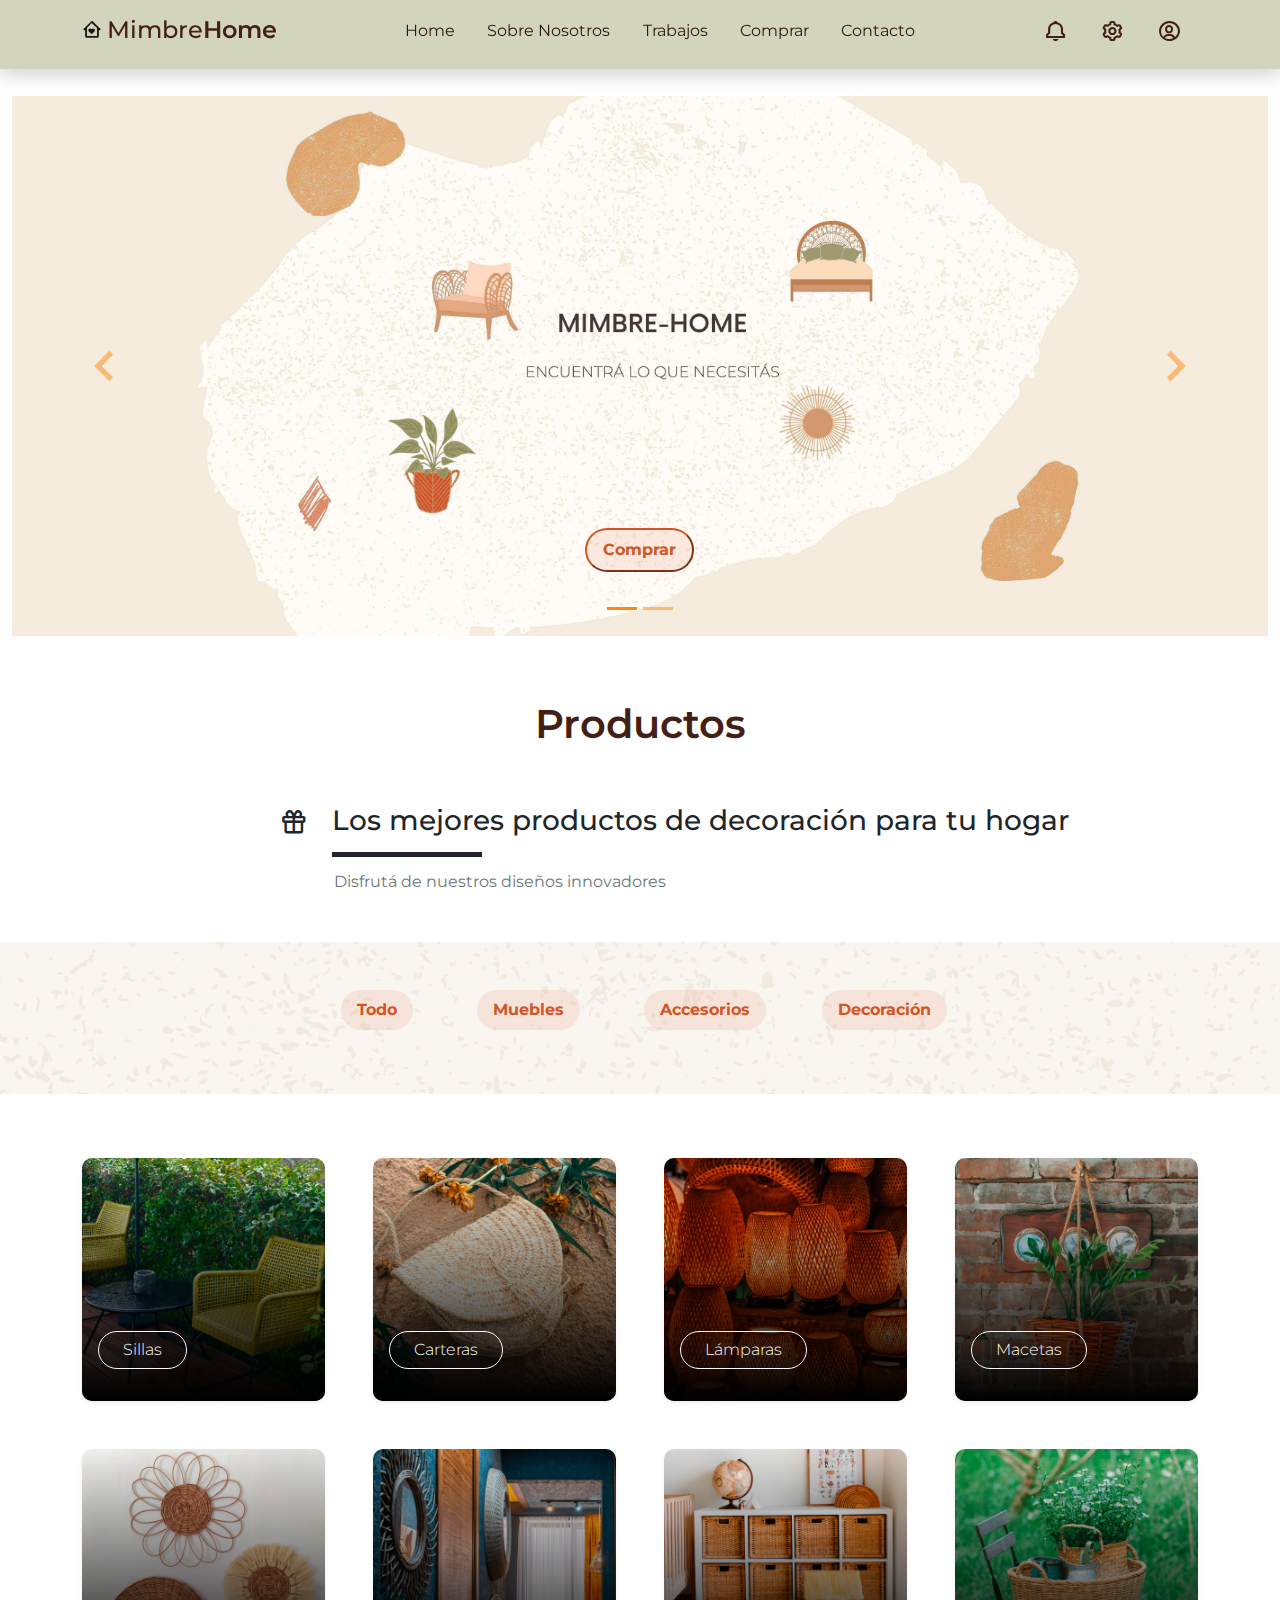
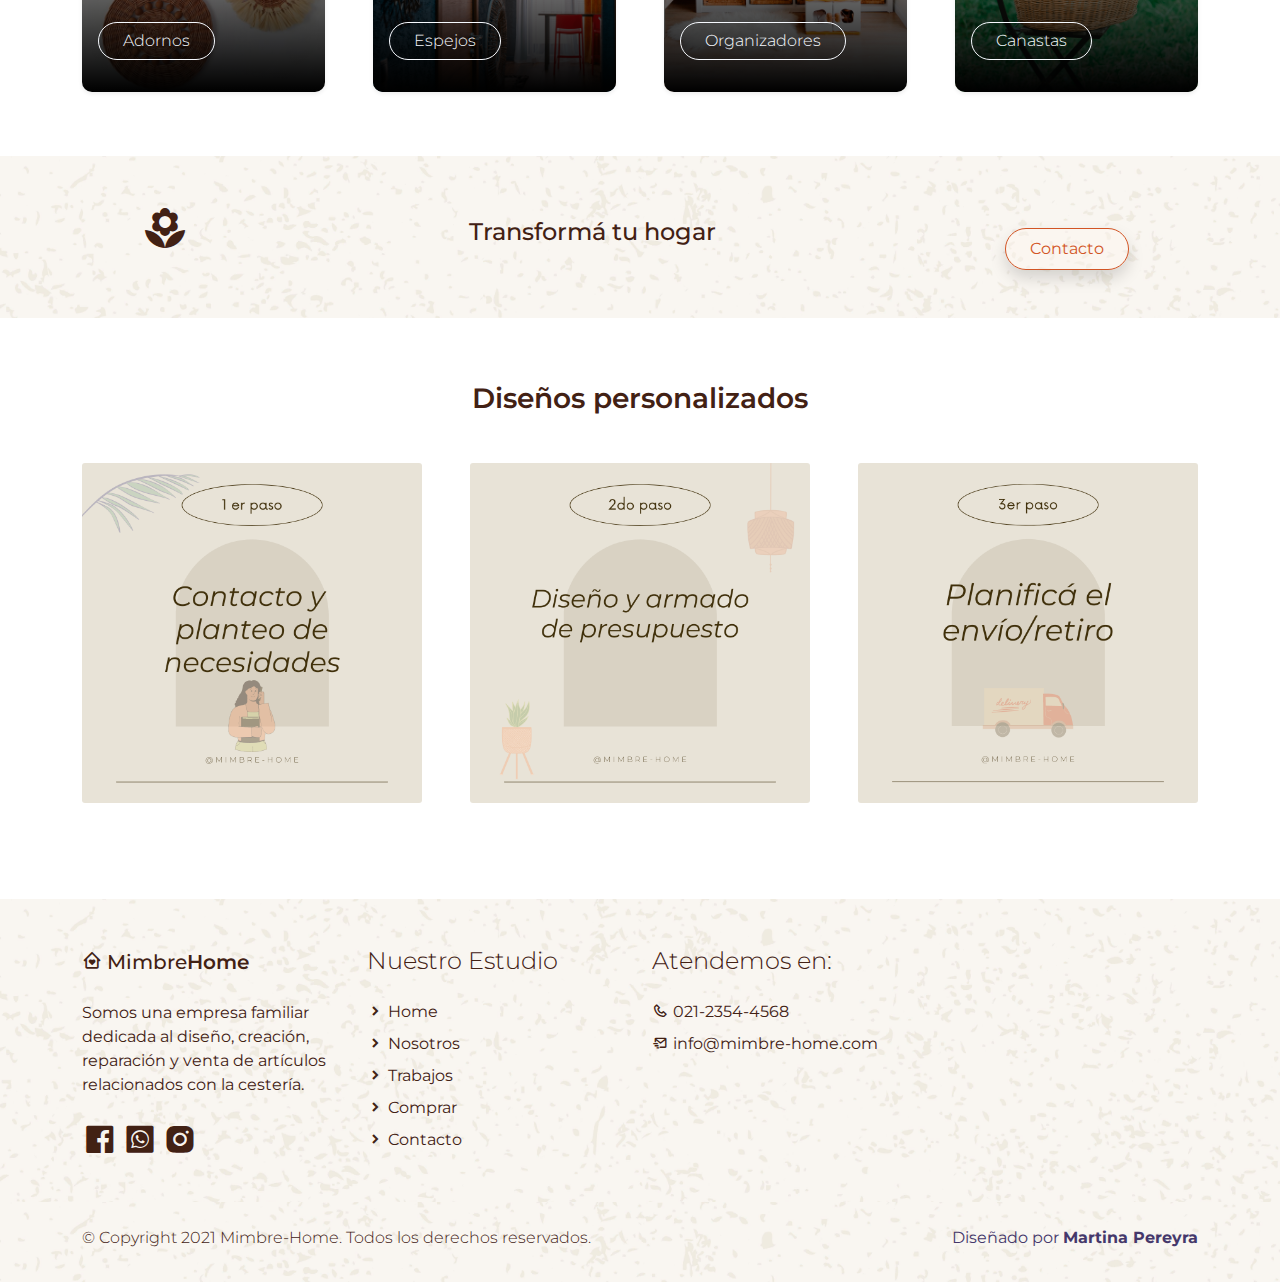
<file: index.html>
<!DOCTYPE html>     <!----- definición de html 5 -->          
<html lang="es"> 	<!----- definición del lenguaje -->  
					<!------Inicio del  HEAD -->
<head>
    <title>Mimbre-Home</title>
    <meta charset="utf-8">
    <meta name="viewport" content="width=device-width, initial-scale=1">  
    <link rel="apple-touch-icon" href="assets/img/apple-icon.png">
	<!----- viewport para apple device-width = ancho pantalla initial-scale es que inicia sin ningún zoom --> 
    <link rel="apple-touch-icon" href="assets/img/apple-icon.png">
    <!-- Load Require CSS -->
    <link href="assets/css/bootstrap.min.css" rel="stylesheet">
	    <!-- iconos  -->
    <link href="assets/css/boxicon.min.css" rel="stylesheet">
        <!-- iconos boxicons -->
        <link href='https://unpkg.com/boxicons@2.0.7/css/boxicons.min.css' rel='stylesheet'>
     <!-- tipo de letra MONSERRAT-->
     <link rel="preconnect" href="https://fonts.gstatic.com">
<link href="https://fonts.googleapis.com/css2?family=Montserrat:wght@300&display=swap" rel="stylesheet"> 
		<!-- carga CSS -->
    <link rel="stylesheet" href="assets/css/estilos.css">
</head>
<!-----
.text-primary  		azul
.text-secondary		gris
.text-success		verde
.text-danger		rojo
.text-warning		amarillo
.text-info			celeste
.text-light			blanco
.text-dark			negro
.text-muted			gris oscuro
.text-white			gris claro
-->
<!------------------------------------------------------------------ Fin del  HEAD -->
<body >
    <!-- Header 
	nav = cuyo propósito es proporcionar enlaces de navegación, ya sea dentro del documento actual 
	o a otros documentos
	-->

    <nav id="main_nav" class="navbar navbar-expand-lg navbar-light shadow position-fixed all-corners w-100 h-5 mb-5 p-sm-1" style="background-color:#D3D4BD; z-index: 2; ">
	
	<!--navbar-expand-lg = envoltorio para que el navbar se estire en lg
	navbar-light = texto negro de la letra
	bg-white = fondo de color blanco
	-->

        <div class="container d-flex justify-content-between align-items-center">
		
            <a class="navbar-brand h1" href="index.html">
			<!--navbar-brand = clase se utiliza para resaltar la marca o logotipo de su página-->	
            <i class='bx bx-home-heart'></i>
				<!--	bx bx-buildings = icono del logo de la web: 
				http://www.unisvg.com/icon-sets/bx/bx-buildings.html 
				https://boxicons.com/
				-->

	       <span class="text-primary h4">Mimbre</span><span class="text-primary h4 semi-bold-600">Home</span></a>
			
			<!--	boton de hamburguesa --> 
  	          <button class="navbar-toggler border-0" 
				type="button" data-bs-toggle="collapse" 
				data-bs-target="#navbar-toggler-success" 
				aria-controls="navbarSupportedContent" 
				aria-expanded="false" 
				aria-label="Toggle navigation">
				<span class="navbar-toggler-icon">
				</span>
            </button>
		<!------------------------------------------- Opciones del Menu		-->
		<div class="align-self-center collapse navbar-collapse flex-fill  d-lg-flex justify-content-lg-between " 
		id="navbar-toggler-success">
		
		<!-------collapse navbar-collapse= para agrupar y ocultar el contenido de la barra de navegación 
		por un punto de interrupción principal.
		flex-fill = obliga a que todos los elementos tengan el mismo tamaño de ancho
		d-lg-flex = utilidades para crear un contenedor flexbox y transforme los elementos secundarios 
		directos en elementos flexibles
		-->
  		              <div class="flex-fill mx-xl-5 mb-2">
				<!--	  mx=para clases que establecen tanto *-lefty*-right-->
 	                   <ul class="nav navbar-nav d-flex justify-content-between mx-xl-5 text-center text-primary ">
					<!--   .navbar-nav para una navegación ligera y de altura completa 
					   (incluida la compatibilidad con menús desplegables).-->
                        <li class="nav-item">
                            <a class="nav-link btn-outline-primary rounded-pill px-3" href="index.html">Home</a>
						<!-- px = padding y mx es el margin 
						rounded-pill =genera ese boton con bordes redondeados rounded-circle-->	
                        </li>
                        <li class="nav-item">
                            <a class="nav-link btn-outline-primary rounded-pill px-3" href="about.html">Sobre Nosotros</a>
                        </li>
                        <li class="nav-item">
                            <a class="nav-link btn-outline-primary rounded-pill px-3 " href="work.html">Trabajos</a>
                        </li>
                        <li class="nav-item">
                            <a class="nav-link btn-outline-primary rounded-pill px-3  " href="pricing.html">Comprar</a>
                        </li>
                        <li class="nav-item">
                            <a class="nav-link btn-outline-primary rounded-pill px-3 " href="contact.html">Contacto</a>
                        </li>
                    </ul>
                </div>

<!---------------------------------------------------------Fin de las opciones del menu
------------------------------------------------------------ Inicio de los iconos del menu-->
                <div class="navbar align-self-center d-flex">
                    <a class="nav-link" href="#"><i class='bx bx-bell bx-sm bx-tada-hover text-primary'></i></a>
                    <a class="nav-link" href="#"><i class='bx bx-cog bx-sm text-primary'></i></a>
                    <a class="nav-link" href="#"><i class='bx bx-user-circle bx-sm text-primary'></i></a>
				    <!--	https://iconify.design/icon-sets/bx/-->
                </div>
            </div>
        </div>
    </nav>
<!----------------------------------------------------------- Fin de los iconos del menu

    <!-- Close Header -->
 <!----------------------------------------------------------- Fin del Header-->

    <!-- Start Banner Hero -->
    <div class="banner-wrapper pt-5">
        <div id="index_banner" class="container-fluid pt-5">

            <!-- Start slider -->
            <div id="carouselExampleIndicators" class="carousel slide" data-bs-ride="carousel">
                <ol class="carousel-indicators">
                    <li data-bs-target="#carouselExampleIndicators" data-bs-slide-to="0" class="active"></li>
                    <li data-bs-target="#carouselExampleIndicators" data-bs-slide-to="1"></li>
                </ol>
            
 <!-- class="active" Se requiere un elemento activo inicial
La .activeclase debe agregarse a una de las diapositivas. De lo contrario, el carrusel no será visible. -->
				
                <div class="carousel-inner h-100 ">
                    <div class="carousel-item active text-center bg-bannerPrincipal">
                        <div class="carousel-caption col-lg-8 col-8 m-lg-auto  " style="text-align: center;">
                            <a href="./pricing.html"><button class="btn-secondary btn-outline-secondary rounded-pill mb-4 p-2 px-3">Comprar</button></a>
                        </div>
                    </div>
    <!----------------------------------------------------------- Nuevo ITem del Carrousel-->
                    <div class="carousel-item text-center bg-bannerSale" >
                        <div class="carousel-caption col-lg-8 col-8 m-lg-auto" style="text-align: center;">
                            <a href="./pricing.html"><button class="btn-secondary btn-outline-secondary rounded-pill mb-4 p-2 px-3 ">Comprar</button></a>
                        </div>
                    </div>	
        <!-------------------------------------------------------Flechas del carrousel   -->
                    <a class="carousel-control-prev text-decoration-none" href="#carouselExampleIndicators" role="button" data-bs-slide="prev">
                        <i class='bx bx-chevron-left'></i>
                        <span class="visually-hidden">Ant.</span>
                    </a>
                    <a class="carousel-control-next text-decoration-none" href="#carouselExampleIndicators" role="button" data-bs-slide="next">
                        <i class='bx bx-chevron-right'></i>
                        <span class="visually-hidden">Prox.</span>
                    </a>
                </div>
                <!-- bx-chevron-right y left son las puntas de flecha del carrousel -->
                <!-- End slider -->
           </div>
        </div>
    </div>
    <!-- End Banner Hero -->


    <!-- Start Service -->
    <section class="service-wrapper py-3 bg-white">
        <div class="container-fluid pb-3">
            <div class="row">
                <h2 class="h2 text-primary text-center col-12 py-5 semi-bold-600">Productos</h2>
                <div class="service-header col-2 col-lg-3 text-end light-300">
                    <i class='bx bx-gift h3 mt-1'></i>
                </div>
                <div class="service-heading col-10 col-lg-9 text-start float-end light-300">
                    <h2 class="h3 pb-4 typo-space-line">Los mejores productos de decoración para tu hogar</h2>
                </div>
            </div>
            <p class="service-footer col-10 offset-2 col-lg-9 offset-lg-3 text-start pb-3 text-muted px-2">
               Disfrutá de nuestros diseños innovadores
            </p>
        </div>

        <div class="service-tag py-5 bg-primary">
            <div class="col-md-12">
                <ul class="nav d-flex justify-content-center ">
                    <li class="nav-item mx-lg-4">
                        <a class="btn-secondary filter-btn nav-link btn-outline-secondary rounded-pill mb-2 mx-2"  href="#" data-filter=".project">Todo</a>
				<!-- btn-outline = boton transparente -->
                    </li>
                    <li class="nav-item mx-lg-4">
                        <a class="btn-secondary filter-btn nav-link btn-outline-secondary rounded-pill mb-2 mx-2   " 
						href="#" data-filter=".muebles">Muebles</a>
                    </li>
                    <li class="filter-btn nav-item mx-lg-4">
                        <a class="btn-secondary filter-btn nav-link btn-outline-secondary rounded-pill mb-3 mx-2 flex-wrap" 
						href="#" data-filter=".accesorios">Accesorios</a>
                    </li>
                    <li class="nav-item mx-lg-4">
                        <a class="btn-secondary filter-btn nav-link btn-outline-secondary rounded-pill"  
						href="#" data-filter=".decoracion">Decoración</a>
                    </li>
                </ul>
            </div>
        </div>

    </section>

    <section class="container overflow-hidden py-5">
        <div class="row gx-5 gy-5 pb-3 projects">

            <!-- Comienzan los trabajos recientes -->
            <div class="col-xl-3 col-md-4 col-sm-6 project muebles">
                <a href="./pricing.html" class="service-work card border-0 text-white shadow-sm overflow-hidden mx-5 m-sm-0">
                    <img class="service card-img" src="./assets/img/8.png" alt="Card image">
                    <div class="service-work-vertical card-img-overlay d-flex align-items-end">
                        <div class="service-work-content text-left text-light">
                            <span class="btn btn-outline-light rounded-pill mb-lg-3 px-lg-4 light-300">Sillas</span>
                           <!-- <p class="card-text">Lorem ipsum dolor sit amet, consectetur adipisicing</p>-->
                        </div>
                    </div>
                </a>
            </div><!-- End Recent Work -->

            <!-- Start Recent Work -->
            <div class="col-xl-3 col-md-4 col-sm-6 project accesorios">
                <a href="./pricing.html" class="service-work card border-0 text-white shadow-sm overflow-hidden mx-5 m-sm-0">
                    <img class="card-img" src="./assets/img/2.png" alt="Card image">
                    <div class="service-work-vertical card-img-overlay d-flex align-items-end">
                        <div class="service-work-content text-left text-light">
                            <span class="btn btn-outline-light rounded-pill mb-lg-3 px-lg-4 light-300">Carteras</span>

                        </div>
                    </div>
                </a>
            </div><!-- End Recent Work -->

            <!-- Start Recent Work -->
            <div class="col-xl-3 col-md-4 col-sm-6 project decoracion">
                <a href="./pricing.html" class="service-work card border-0 text-white shadow-sm overflow-hidden mx-5 m-sm-0">
                    <img class="card-img" src="./assets/img/5.png" alt="Card image">
                    <div class="service-work-vertical card-img-overlay d-flex align-items-end">
                        <div class="service-work-content text-left text-light">
                            <span class="btn btn-outline-light rounded-pill mb-lg-3 px-lg-4 light-300">Lámparas</span>
                        </div>
                    </div>
                </a>
            </div><!-- End Recent Work -->

            <!-- Start Recent Work -->
            <div class="col-xl-3 col-md-4 col-sm-6 project accesorios ">
                <a href="./pricing.html" class="service-work card border-0 text-white shadow-sm overflow-hidden mx-5 m-sm-0">
                    <img class="card-img" src="./assets/img/4.png" alt="Card image">
                    <div class="service-work-vertical card-img-overlay d-flex align-items-end">
                        <div class="service-work-content text-left text-light">
                            <span class="btn btn-outline-light rounded-pill mb-lg-3 px-lg-4 light-300">Macetas</span>
                        </div>
                    </div>
                </a>
            </div><!-- End Recent Work -->
           
            <!-- Start Recent Work -->
            <div class="col-xl-3 col-md-4 col-sm-6 project decoracion">
                <a href="./pricing.html" class="service-work card border-0 text-white shadow-sm overflow-hidden mx-5 m-sm-0">
                    <img class="card-img" src="./assets/img/13.png" alt="Card image">
                    <div class="service-work-vertical card-img-overlay d-flex align-items-end">
                        <div class="service-work-content text-left text-light">
                            <span class="btn btn-outline-light rounded-pill mb-lg-3 px-lg-4 light-300">Adornos</span>
                        </div>
                    </div>
                </a>
            </div><!-- End Recent Work -->

            <!-- Start Recent Work -->
            <div class="col-xl-3 col-md-4 col-sm-6 project  decoracion">
                <a href="./pricing.html" class="service-work card border-0 text-white shadow-sm overflow-hidden mx-5 m-sm-0">
                    <img class="card-img" src="./assets/img/12.png" alt="Card image">
                    <div class="service-work-vertical card-img-overlay d-flex align-items-end">
                        <div class="service-work-content text-left text-light">
                            <span class="btn btn-outline-light rounded-pill mb-lg-3 px-lg-4 light-300">Espejos</span>
                        </div>
                    </div>
                </a>
            </div><!-- End Recent Work -->

            <!-- Start Recent Work -->
            <div class="col-xl-3 col-md-4 col-sm-6 project muebles">
                <a href="./pricing.html" class="service-work card border-0 text-white shadow-sm overflow-hidden mx-5 m-sm-0">
                    <img class="card-img" src="./assets/img/7.png" alt="Card image">
                    <div class="service-work-vertical card-img-overlay d-flex align-items-end">
                        <div class="service-work-content text-left text-light">
                            <span class="btn btn-outline-light rounded-pill mb-lg-3 px-lg-4 light-300">Organizadores</span>

                        </div>
                    </div>
                </a>
            </div><!-- End Recent Work -->

            <!-- Start Recent Work -->
            <div class="col-xl-3 col-md-4 col-sm-6 project accesorios">
                <a href="./pricing.html" class="service-work card border-0 text-white shadow-sm overflow-hidden mx-5 m-sm-0">
                    <img class="card-img" src="./assets/img/6.png" alt="Card image">
                    <div class="service-work-vertical card-img-overlay d-flex align-items-end">
                        <div class="service-work-content text-left text-light">
                            <span class="btn btn-outline-light rounded-pill mb-lg-3 px-lg-4 light-300">Canastas</span>
                        </div>
                    </div>
                </a>
            </div><!-- End Recent Work -->

    

        </div>
    </section>
    <!-- End Service -->






    <!-- Start View Work -->
    <section class="bg-primary">
        <div class="container py-5">
            <div class="row d-flex justify-content-center text-center">
                <div class="col-lg-2 col-12 text-primary align-items-center">
                    <i class='display-1  bx bxs-florist bx-lg'></i>
                </div>
                <div class="col-lg-7 col-12 text-light  m-auto">
                    <h3 class="h4 text-primary ">Transformá tu hogar</h3>
                </div>
                <div class="col-lg-3 col-12 pt-4">
                    <a href="./contact.html" class="btn btn-primary rounded-pill btn-block shadow px-4 py-2">Contacto</a>
                </div>
            </div>
        </div>
    </section>
    <!-- End View Work -->

    <!-- Start Recent Work -->
    <section class="mb-2">
        <div class="container mt-3 py-5 text-center">
            <div class="recent-work-header row text-center pb-5">
                <h2 class="col-md- h3 semi-bold-600 text-primary m-auto ">Diseños personalizados</h2>
            </div>
            <div class="row gy-5 g-lg-5 mb-4 ">

                <!-- Start Recent Work -->
                <div class="col-md-4 mb-3">
                    <div class="figure ">
                        <img class="image-main card-img " src="./assets/img/17.png" alt="Demo image 1" >
                        <img class="image-hover card-img" src="./assets/img/14.png"  alt="Demo image 2">
                      </div>
                </div><!-- End Recent Work -->
                

                <!-- Start Recent Work -->
                <div class="col-md-4 mb-3">
                    <div class="figure">
                        <img class="image-main card-img " src="./assets/img/15.png" alt="Demo image 1">
                        <img class="image-hover card-img" src="./assets/img/18.png"  alt="Demo image 2">
                      </div>
                </div><!-- End Recent Work -->

                <!-- Start Recent Work -->
                <div class="col-md-4 mb-3">
                    <div class="figure">
                        <img class="image-main card-img " src="./assets/img/16.png" alt="Demo image 1">
                        <img class="image-hover card-img" src= "./assets/img/19.png" alt="Demo image 2">
                      </div>
                </div><!-- End Recent Work -->

               

            </div>
        </div>
    </section>
    <!-- End Recent Work -->



    <!-- Start Footer -->
    <footer class="bg-primary pt-4 text-primary">
        <div class="container ">
            <div class="row py-4">

                <div class="col-lg-3 col-12 align-left">
                    <a class="navbar-brand" href="index.html">
                        <i class='bx bx-home-heart text-primary'></i>
                        <span class=" h5 text-primary">Mimbre</span><span class="text-primary h5 semi-bold-600">Home</span>
                    </a>
                    <p class="text-primary my-lg-4 my-2">
                        Somos una empresa familiar dedicada al diseño, creación, reparación y venta de artículos relacionados con la cestería.
                    </p>
                    <ul class="list-inline footer-icons light-300">
                        <li class="list-inline-item m-0">
                            <a class="text-primary" target="_blank" href="http://facebook.com/">
                                <i class='bx bxl-facebook-square bx-md'></i>
                            </a>
                        </li>
                        <li class="list-inline-item m-0">
                            <a class="text-primary" target="_blank" href="https://www.whatsapp.com/">
                                <i class='bx bxl-whatsapp-square bx-md'></i>
                            </a>
                        </li>
                        </li>
                        <li class="list-inline-item m-0">
                            <a class="text-primary" target="_blank" href="https://www.instagram.com/">
                                <i class='bx bxl-instagram-alt bx-md'></i>
                            </a>
                        </li>  
                    </ul>
                </div>

                <div class="col-lg-3 col-md-4 my-sm-0 mt-4">
                    <h3 class="h4 pb-lg-3 text-primary light-300">Nuestro Estudio</h2>
                        <ul class="list-unstyled text-primary light-300">
                            <li class="pb-2">
                                <i class='bx-fw bx bxs-chevron-right bx-xs'></i><a class="text-decoration-none text-primary" 
								href="index.html">Home</a>
                            </li>
                            <li class="pb-2">
                                <i class='bx-fw bx bxs-chevron-right bx-xs'></i><a class="text-decoration-none text-primary py-1" 
								href="about.html">Nosotros</a>
                            </li>
                            <li class="pb-2">
                                <i class='bx-fw bx bxs-chevron-right bx-xs'></i><a class="text-decoration-none text-primary py-1" 
								href="work.html">Trabajos</a>
                            </li>
                            <li class="pb-2">
                                <i class='bx-fw bx bxs-chevron-right bx-xs'></i></i><a class="text-decoration-none text-primary py-1" 
								href="pricing.html">Comprar</a>
                            </li>
                            <li class="pb-2">
                                <i class='bx-fw bx bxs-chevron-right bx-xs'></i><a class="text-decoration-none text-primary py-1" 
								href="contact.html">Contacto</a>
                            </li>
                        </ul>
                </div>


                <div class="col-lg-3 col-md-4 my-sm-0 mt-4">
                    <h2 class="h4 pb-lg-3 text-primary light-300">Atendemos en:</h2>
                    <ul class="list-unstyled text-primary light-300">
                        <li class="pb-2">
                            <i class='bx-fw bx bx-phone bx-xs'></i><a class="text-decoration-none text-primary py-1" 
							href="tel:010-020-0340">021-2354-4568</a>
                        </li>
                        <li class="pb-2">
                            <i class='bx-fw bx bx-mail-send bx-xs'></i><a class="text-decoration-none text-primary py-1"
							href="mailto:info@company.com">info@mimbre-home.com</a>
                        </li>
                    </ul>
                </div>

            </div>
        </div>

        <div class="w-100 bg-primary py-3 text-primary">
            <div class="container">
                <div class="row pt-2">
                    <div class="col-lg-6 col-sm-12">
                        <p class="text-lg-start text-center text-primary light-300">
                            © Copyright 2021 Mimbre-Home. Todos los derechos reservados.
                        </p>
                    </div>
                    <div class="col-lg-6 col-sm-12">
                        <p class="text-lg-end text-center text-secondary ">
                            Diseñado por <b>Martina Pereyra</b></a>
                        </p>
                    </div>
                </div>
            </div>
        </div>

    </footer>
    <!-- End Footer -->


    <!-- Bootstrap -->
    <script src="assets/js/bootstrap.bundle.min.js"></script>
    <!-- Load jQuery require for isotope -->
    <script src="assets/js/jquery.min.js"></script>
   <!-- Isotope -->
    <script src="assets/js/isotope.pkgd.js"></script>
    <!-- Page Script -->
    <script>
        $(window).load(function() {
            // init Isotope
            var $projects = $('.projects').isotope({
                itemSelector: '.project',
                layoutMode: 'fitRows'
            });
            $(".filter-btn").click(function() {
                var data_filter = $(this).attr("data-filter");
                $projects.isotope({
                    filter: data_filter
                });
                $(".filter-btn").removeClass("active");
                $(".filter-btn").removeClass("shadow");
                $(this).addClass("active");
                $(this).addClass("shadow");
                return false;
            });
        });
    </script>	
 
   
</body>

</html>
</file>
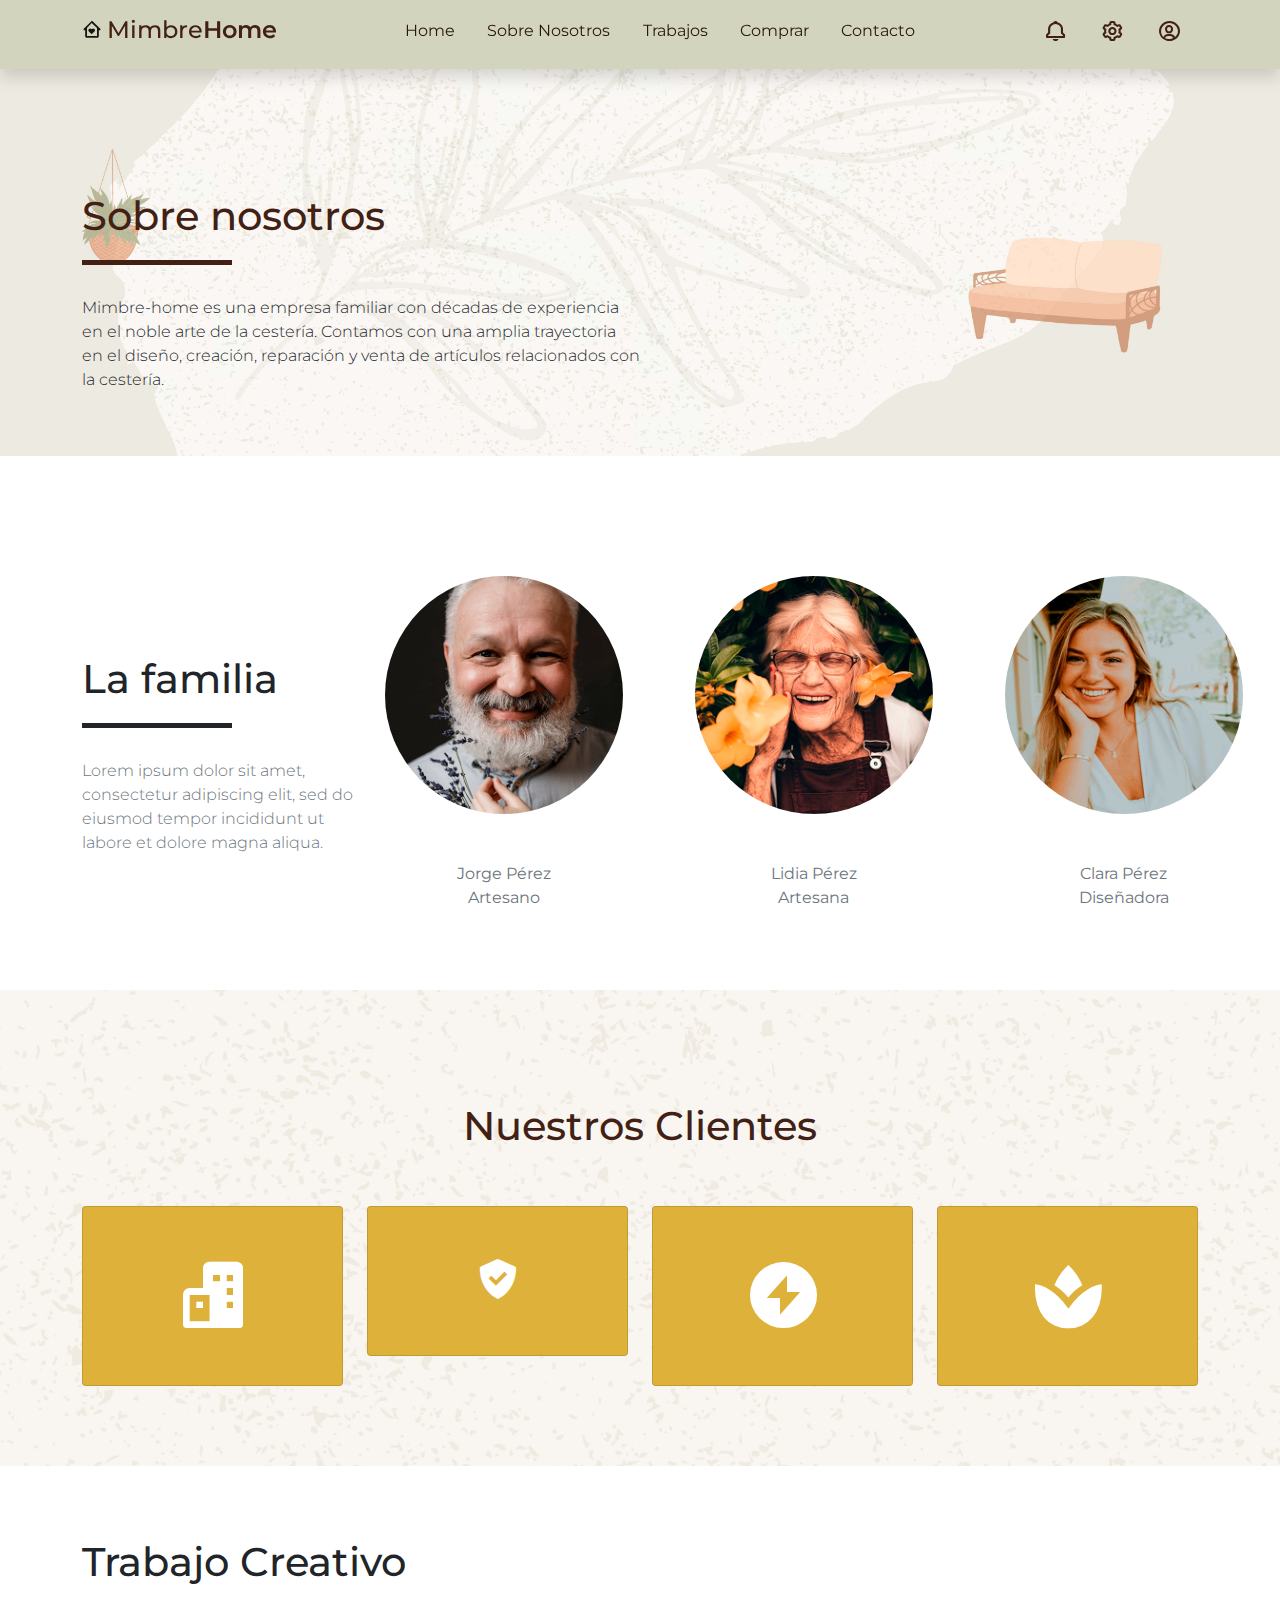
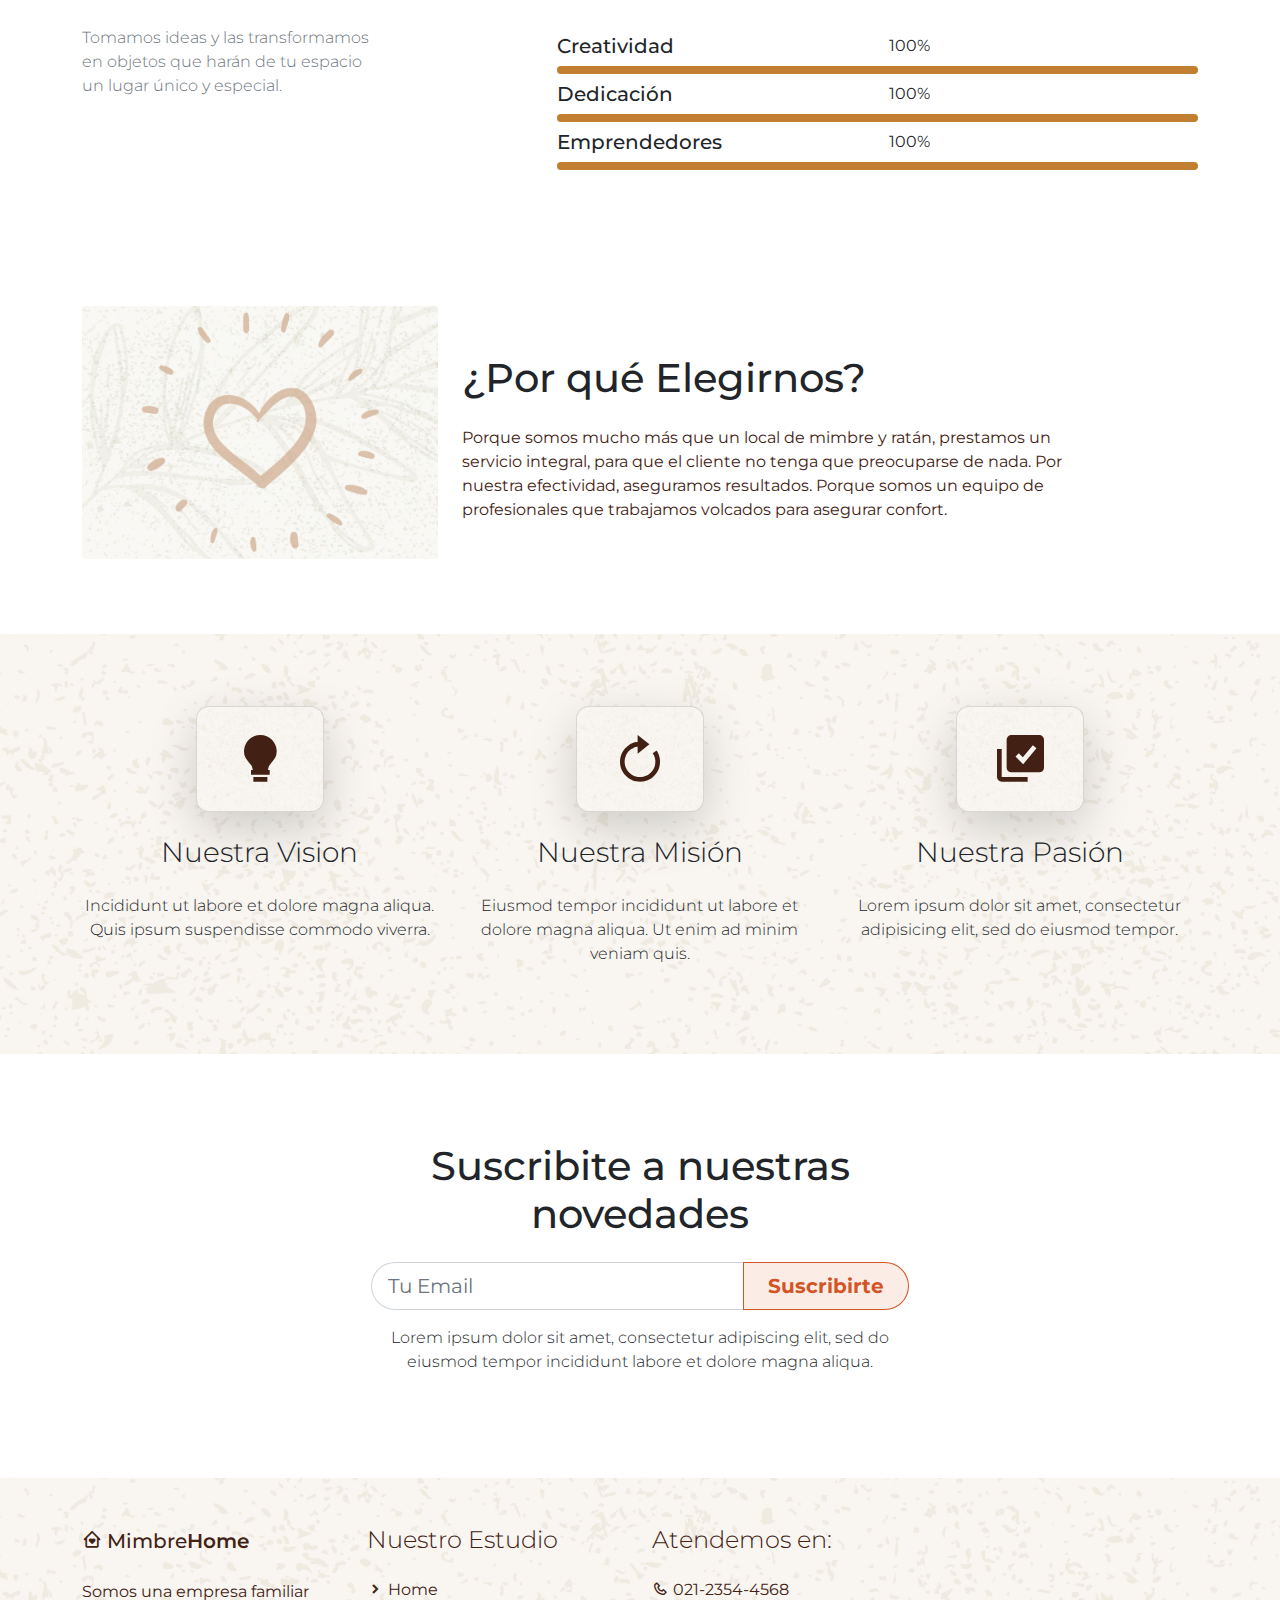
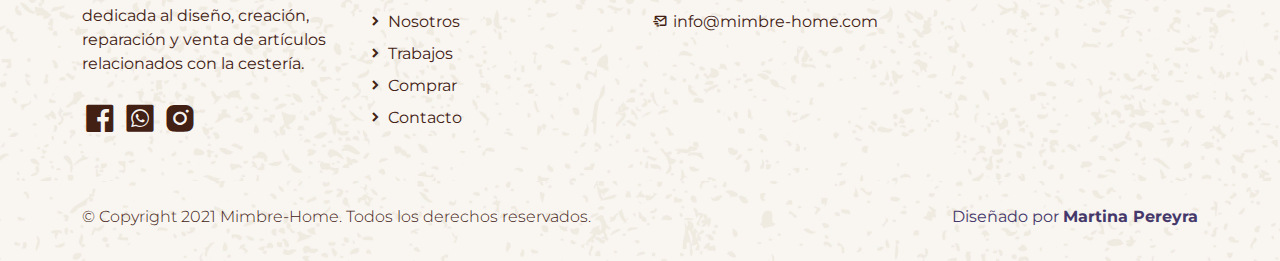
<file: about.html>
<!DOCTYPE html>
<html lang="es">

<head>
    <title>Mimbre-Home</title>
    <meta charset="utf-8">
    <meta name="viewport" content="width=device-width, initial-scale=1">
    <link rel="apple-touch-icon" href="assets/img/apple-icon.png">
    <!-- Load Require CSS -->
    <link href="assets/css/bootstrap.min.css" rel="stylesheet">
    <link href="assets/css/bootstrap.css" rel="stylesheet">

    <!-- Font CSS -->
    <link href="assets/css/boxicon.min.css" rel="stylesheet">
    <link href="https://fonts.googleapis.com/css2?family=Open+Sans:wght@300;400;600&display=swap" rel="stylesheet">

    <!-- iconos boxicons -->
      <link href='https://unpkg.com/boxicons@2.0.7/css/boxicons.min.css' rel='stylesheet'>
    <!-- tipo de letra MONSERRAT-->
      <link rel="preconnect" href="https://fonts.gstatic.com">
      <link href="https://fonts.googleapis.com/css2?family=Montserrat:wght@300&display=swap" rel="stylesheet"> 
      <link rel="stylesheet" href="assets/css/estilos.css">

</head>

<body>
   <!-- Header 
	nav = cuyo propósito es proporcionar enlaces de navegación, ya sea dentro del documento actual 
	o a otros documentos
	-->

    <nav id="main_nav" class="navbar navbar-expand-lg navbar-light shadow position-fixed all-corners w-100 h-5 mb-5 p-sm-1" style="background-color:#D3D4BD; z-index: 2; ">
	
        <!--navbar-expand-lg = envoltorio para que el navbar se estire en lg
        navbar-light = texto negro de la letra
        bg-white = fondo de color blanco
        -->
    
            <div class="container d-flex justify-content-between align-items-center">
            
                <a class="navbar-brand h1" href="index.html">
                <!--navbar-brand = clase se utiliza para resaltar la marca o logotipo de su página-->	
                <i class='bx bx-home-heart'></i>
                    <!--	bx bx-buildings = icono del logo de la web: 
                    http://www.unisvg.com/icon-sets/bx/bx-buildings.html 
                    https://boxicons.com/
                    -->
    
               <span class="text-primary h4">Mimbre</span><span class="text-primary h4 semi-bold-600">Home</span></a>
                
                <!--	boton de hamburguesa --> 
                    <button class="navbar-toggler border-0" 
                    type="button" data-bs-toggle="collapse" 
                    data-bs-target="#navbar-toggler-success" 
                    aria-controls="navbarSupportedContent" 
                    aria-expanded="false" 
                    aria-label="Toggle navigation">
                    <span class="navbar-toggler-icon">
                    </span>
                </button>
            <!------------------------------------------- Opciones del Menu		-->
            <div class="align-self-center collapse navbar-collapse flex-fill  d-lg-flex justify-content-lg-between " 
            id="navbar-toggler-success">
            
            <!-------collapse navbar-collapse= para agrupar y ocultar el contenido de la barra de navegación 
            por un punto de interrupción principal.
            flex-fill = obliga a que todos los elementos tengan el mismo tamaño de ancho
            d-lg-flex = utilidades para crear un contenedor flexbox y transforme los elementos secundarios 
            directos en elementos flexibles
            -->
                            <div class="flex-fill mx-xl-5 mb-2">
                    <!--	  mx=para clases que establecen tanto *-lefty*-right-->
                            <ul class="nav navbar-nav d-flex justify-content-between mx-xl-5 text-center text-primary ">
                        <!--   .navbar-nav para una navegación ligera y de altura completa 
                           (incluida la compatibilidad con menús desplegables).-->
                            <li class="nav-item">
                                <a class="nav-link btn-outline-primary rounded-pill px-3" href="index.html">Home</a>
                            <!-- px = padding y mx es el margin 
                            rounded-pill =genera ese boton con bordes redondeados rounded-circle-->	
                            </li>
                            <li class="nav-item">
                                <a class="nav-link btn-outline-primary rounded-pill px-3" href="about.html">Sobre Nosotros</a>
                            </li>
                            <li class="nav-item">
                                <a class="nav-link btn-outline-primary rounded-pill px-3 " href="work.html">Trabajos</a>
                            </li>
                            <li class="nav-item">
                                <a class="nav-link btn-outline-primary rounded-pill px-3  " href="pricing.html">Comprar</a>
                            </li>
                            <li class="nav-item">
                                <a class="nav-link btn-outline-primary rounded-pill px-3 " href="contact.html">Contacto</a>
                            </li>
                        </ul>
                    </div>
    
    <!---------------------------------------------------------Fin de las opciones del menu
    ------------------------------------------------------------ Inicio de los iconos del menu-->
                    <div class="navbar align-self-center d-flex">
                        <a class="nav-link" href="#"><i class='bx bx-bell bx-sm bx-tada-hover text-primary'></i></a>
                        <a class="nav-link" href="#"><i class='bx bx-cog bx-sm text-primary'></i></a>
                        <a class="nav-link" href="#"><i class='bx bx-user-circle bx-sm text-primary'></i></a>
                        <!--	https://iconify.design/icon-sets/bx/-->
                    </div>
                </div>
            </div>
        </nav>
    <!----------------------------------------------------------- Fin de los iconos del menu
    
        <!-- Close Header -->
     <!----------------------------------------------------------- Fin del Header-->


    <!-- Start Banner Hero -->
    <section id="banner-about"class="bg-light w-100 pt-lg-5 pt-sm-2 cover-container">
        <div class="container pt-5">
            <div class="d-flex align-items-center flex-row py-5 ">
                <div class="col-lg-6 col-sm-5 text-start">
                    <h1 class="h2 py-5 text-primary typo-space-line">Sobre nosotros</h1>
                    <p class="light-300">
                        Mimbre-home es una empresa familiar con décadas de experiencia en el noble arte de la cestería.
                        Contamos con  una amplia trayectoria en el diseño, creación, reparación y venta de artículos relacionados con la cestería.
                    </p>
                </div>
            </div>
        </div>
    </section>
    <!-- End Banner Hero -->


    <!-- Start Team Member -->
    <section class="container py-5">
        <div class="pt-5 pb-3 d-lg-flex align-items-center gx-5">

            <div class="col-lg-3">
                <h2 class="h2 py-5 typo-space-line">La familia</h2>
                <p class="text-muted light-300">
                    Lorem ipsum dolor sit amet, consectetur adipiscing elit,
                    sed do eiusmod tempor incididunt ut labore et dolore magna aliqua.
                </p>
            </div>

            <div class="col-lg-10 row ">
                <div class="team-member col-md-4">
                    <img class="team-member-img img-fluid rounded-circle p-4" src="./assets/img/23.png" alt="Card image">
                    <ul class="team-member-caption list-unstyled text-center pt-4 text-muted ">
                        <li>Jorge Pérez</li>
                        <li>Artesano</li>
                    </ul>
                </div>
                <div class="team-member col-md-4">
                    <img class="team-member-img img-fluid rounded-circle p-4" src="./assets/img/25.png" alt="Card image">
                    <ul class="team-member-caption list-unstyled text-center pt-4 text-muted ">
                        <li>Lidia Pérez</li>
                        <li>Artesana</li>
                    </ul>
                </div>
                <div class="team-member col-md-4">
                    <img class="team-member-img img-fluid rounded-circle p-4" src="./assets/img/24.png" alt="Card image">
                    <ul class="team-member-caption list-unstyled text-center pt-4 text-muted">
                        <li>Clara Pérez</li>
                        <li>Diseñadora</li>
                    </ul>
                </div>
            </div>

        </div>
    </section>
    <!-- End Team Member -->

    <!-- Start Our Partner -->
    <section class="bg-primary py-3">
        <div class="container py-5">
            <h2 class="h2 text-primary text-center py-5">Nuestros Clientes</h2>
            <div class="row text-center">
                <div class="col-md-3 mb-3">
                    <div class="card partner-wap py-5">
                        <a href="#"><i class='display-1 text-white bx bxs-buildings'></i></a>
                    </div>
                </div>
                <div class="col-md-3 mb-3">
                    <div class="card partner-wap py-5">
                        <a href="#"><i class='display-1 bx text-white bxs-check-shield bx-lg'></i></a>
                    </div>
                </div>
                <div class="col-md-3 mb-3">
                    <div class="card partner-wap py-5">
                        <a href="#"><i class='display-1 text-white bx bxs-bolt-circle'></i></a>
                    </div>
                </div>
                <div class="col-md-3 mb-3">
                    <div class="card partner-wap py-5">
                        <a href="#"><i class='display-1 text-white bx bxs-spa'></i></a>
                    </div>
                </div>
            </div>
        </div>
    </section>
    <!--End Our Partner-->

    <!-- Start Progress -->
    <section class=" py-5">
        <div class="container my-4">

            <h1 class="creative-heading h2 pb-3">Trabajo Creativo</h1>

            <div class="creative-content row py-3">
                <div class="col-md-5">
                    <p class="text-muted col-lg-8 light-300">Tomamos ideas y las transformamos en objetos que harán de tu espacio un lugar único y especial.
                    </p>
                </div>
                <div class="creative-progress col-md-7">

                    <div class="row mt-4 mt-sm-2">
                        <div class="col-6">
                            <h4 class="h5">Creatividad</h4>
                        </div>
                        <div class="col-6 text-right">100%</div>
                    </div>
                    <div class="progress">
                        <div class="progress-bar" role="progressbar" style="width: 100%" aria-valuenow="66" aria-valuemin="0" aria-valuemax="100"></div>
                    </div>

                    <div class="row mt-4 mt-sm-2">
                        <div class="col-6">
                            <h4 class="h5">Dedicación</h4>
                        </div>
                        <div class="col-6 text-right">100%</div>
                    </div>
                    <div class="progress">
                        <div class="progress-bar" role="progressbar" style="width: 100%" aria-valuenow="90" aria-valuemin="0" aria-valuemax="100"></div>
                    </div>


                    <div class="row mt-4 mt-sm-2">
                        <div class="col-6">
                            <h4 class="h5">Emprendedores</h4>
                        </div>
                        <div class="col-6 text-right">100%</div>
                    </div>
                    <div class="progress">
                        <div class="progress-bar" role="progressbar" style="width: 100%" aria-valuenow="74" aria-valuemin="0" aria-valuemax="100"></div>
                    </div>

                </div>
            </div>
        </div>
    </section>
    <!-- End Progress -->

    <!-- Start Choice -->
    <section>
        <div class="container my-lg-5 my-sm-2">
            <div class="row ">
                <div class="banner-img col-lg-4">
                    <img src="./assets/img/21.jpg" class="rounded img-fluid" alt="canastas mimbre">
                </div>
                <div class="banner-content col-lg-7 align-self-end pt-5">
                    <h2 class="h2 pb-3">¿Por qué Elegirnos?</h2>
                    <p class="pb-5 text-primary">Porque somos mucho más que un local de mimbre y ratán, prestamos un servicio integral, para que el cliente no tenga que preocuparse de nada.
Por nuestra efectividad, aseguramos resultados.
Porque somos un equipo de profesionales que trabajamos volcados para asegurar confort.
                    </p>
                </div>
            </div>
        </div>
    </section>
    <!-- End Choice -->

    <!-- Start Aim -->
    <section class="bg-primary py-5">
        <div class="container my-4">
            <div class="row text-center">

                <div class="objective col-lg-4">
                    <div class="objective-icon card m-auto py-4 mb-2 mb-sm-4 bg-primary shadow-lg">
                        <i class="display-4 bx bxs-bulb text-primary"></i>
                    </div>
                    <h2 class="objective-heading h3 mb-2 mb-sm-4 light-300">Nuestra Vision</h2>
                    <p class="light-300">
                        Incididunt ut labore et dolore magna aliqua. Quis ipsum suspendisse commodo viverra.
                    </p>
                </div>

                <div class="objective col-lg-4 mt-sm-0 mt-4">
                    <div class="objective-icon card m-auto py-4 mb-2 mb-sm-4 bg-primary shadow-lg">
                        <i class='display-4 bx bx-revision text-primary'></i>
                    </div>
                    <h2 class="objective-heading h3 mb-2 mb-sm-4 light-300">Nuestra Misión</h2>
                    <p class="light-300">
                        Eiusmod tempor incididunt ut labore et dolore magna aliqua.
                        Ut enim ad minim veniam quis.
                    </p>
                </div>

                <div class="objective col-lg-4 mt-sm-0 mt-4">
                    <div class="objective-icon card m-auto py-4 mb-2 mb-sm-4 bg-primary shadow-lg">
                        <i class="display-4 bx bxs-select-multiple text-primary"></i>
                    </div>
                    <h2 class="objective-heading h3 mb-2 mb-sm-4 light-300">Nuestra Pasión</h2>
                    <p class="light-300">
                        Lorem ipsum dolor sit amet, consectetur adipisicing elit,
                        sed do eiusmod tempor.
                    </p>
                </div>

            </div>
        </div>
    </section>
    <!-- End Aim -->

    <!-- Start Contact -->
    <section class="banner-bg bg-transparent py-5">
        <div class="container">
            <div class="row">
                <div class="col-lg-6 mx-auto my-4 p-3">
                    <form action="#" method="get"><h1 class="h2 text-center">Suscribite a nuestras novedades</h1>
                    <div class="input-group py-3">
                    
                        <input name="email" type="mail" class="form-control form-control-lg rounded-pill rounded-end" id="email" placeholder="Tu Email" aria-label="Tu Email" required>
                        <button class="btn btn-secondary text-white btn-lg rounded-pill rounded-start px-lg-4" type="submit">Suscribirte</button>
                    </div>
                    <p class="text-center light-300">Lorem ipsum dolor sit amet, consectetur adipiscing elit, sed do eiusmod tempor incididunt labore et dolore magna aliqua.</p>
                    </form>
                </div>
            </div>
        </div>
    </section>
    <!-- End Contact -->



     <!-- Start Footer -->
     <footer class="bg-primary pt-4 text-primary">
        <div class="container ">
            <div class="row py-4">

                <div class="col-lg-3 col-12 align-left">
                    <a class="navbar-brand" href="index.html">
                        <i class='bx bx-home-heart text-primary'></i>
                        <span class=" h5 text-primary">Mimbre</span><span class="text-primary h5 semi-bold-600">Home</span>
                    </a>
                    <p class="text-primary my-lg-4 my-2">
                        Somos una empresa familiar dedicada al diseño, creación, reparación y venta de artículos relacionados con la cestería.
                    </p>
                    <ul class="list-inline footer-icons light-300">
                        <li class="list-inline-item m-0">
                            <a class="text-primary" target="_blank" href="http://facebook.com/">
                                <i class='bx bxl-facebook-square bx-md'></i>
                            </a>
                        </li>
                        <li class="list-inline-item m-0">
                            <a class="text-primary" target="_blank" href="https://www.whatsapp.com/">
                                <i class='bx bxl-whatsapp-square bx-md'></i>
                            </a>
                        </li>
                        </li>
                        <li class="list-inline-item m-0">
                            <a class="text-primary" target="_blank" href="https://www.instagram.com/">
                                <i class='bx bxl-instagram-alt bx-md'></i>
                            </a>
                        </li>  
                    </ul>
                </div>

                <div class="col-lg-3 col-md-4 my-sm-0 mt-4">
                    <h3 class="h4 pb-lg-3 text-primary light-300">Nuestro Estudio</h2>
                        <ul class="list-unstyled text-primary light-300">
                            <li class="pb-2">
                                <i class='bx-fw bx bxs-chevron-right bx-xs'></i><a class="text-decoration-none text-primary" 
								href="index.html">Home</a>
                            </li>
                            <li class="pb-2">
                                <i class='bx-fw bx bxs-chevron-right bx-xs'></i><a class="text-decoration-none text-primary py-1" 
								href="about.html">Nosotros</a>
                            </li>
                            <li class="pb-2">
                                <i class='bx-fw bx bxs-chevron-right bx-xs'></i><a class="text-decoration-none text-primary py-1" 
								href="work.html">Trabajos</a>
                            </li>
                            <li class="pb-2">
                                <i class='bx-fw bx bxs-chevron-right bx-xs'></i></i><a class="text-decoration-none text-primary py-1" 
								href="pricing.html">Comprar</a>
                            </li>
                            <li class="pb-2">
                                <i class='bx-fw bx bxs-chevron-right bx-xs'></i><a class="text-decoration-none text-primary py-1" 
								href="contact.html">Contacto</a>
                            </li>
                        </ul>
                </div>


                <div class="col-lg-3 col-md-4 my-sm-0 mt-4">
                    <h2 class="h4 pb-lg-3 text-primary light-300">Atendemos en:</h2>
                    <ul class="list-unstyled text-primary light-300">
                        <li class="pb-2">
                            <i class='bx-fw bx bx-phone bx-xs'></i><a class="text-decoration-none text-primary py-1" 
							href="tel:010-020-0340">021-2354-4568</a>
                        </li>
                        <li class="pb-2">
                            <i class='bx-fw bx bx-mail-send bx-xs'></i><a class="text-decoration-none text-primary py-1"
							href="mailto:info@company.com">info@mimbre-home.com</a>
                        </li>
                    </ul>
                </div>

            </div>
        </div>

        <div class="w-100 bg-primary py-3 text-primary">
            <div class="container">
                <div class="row pt-2">
                    <div class="col-lg-6 col-sm-12">
                        <p class="text-lg-start text-center text-primary light-300">
                            © Copyright 2021 Mimbre-Home. Todos los derechos reservados.
                        </p>
                    </div>
                    <div class="col-lg-6 col-sm-12">
                        <p class="text-lg-end text-center text-secondary ">
                            Diseñado por <b>Martina Pereyra</b></a>
                        </p>
                    </div>
                </div>
            </div>
        </div>

    </footer>
    <!-- End Footer -->
    <!-- Bootstrap -->
    <script src="assets/js/bootstrap.bundle.min.js"></script>
    <!-- Load jQuery require for isotope -->
    <script src="assets/js/jquery.min.js"></script>
    <!-- Isotope -->
    <script src="assets/js/isotope.pkgd.js"></script>
    <!-- Page Script -->
    <script>
        $(window).load(function() {
            // init Isotope
            var $projects = $('.projects').isotope({
                itemSelector: '.project',
                layoutMode: 'fitRows'
            });
            $(".filter-btn").click(function() {
                var data_filter = $(this).attr("data-filter");
                $projects.isotope({
                    filter: data_filter
                });
                $(".filter-btn").removeClass("active");
                $(".filter-btn").removeClass("shadow");
                $(this).addClass("active");
                $(this).addClass("shadow");
                return false;
            });
        });
</script>	



   


</body>

</html>
</file>
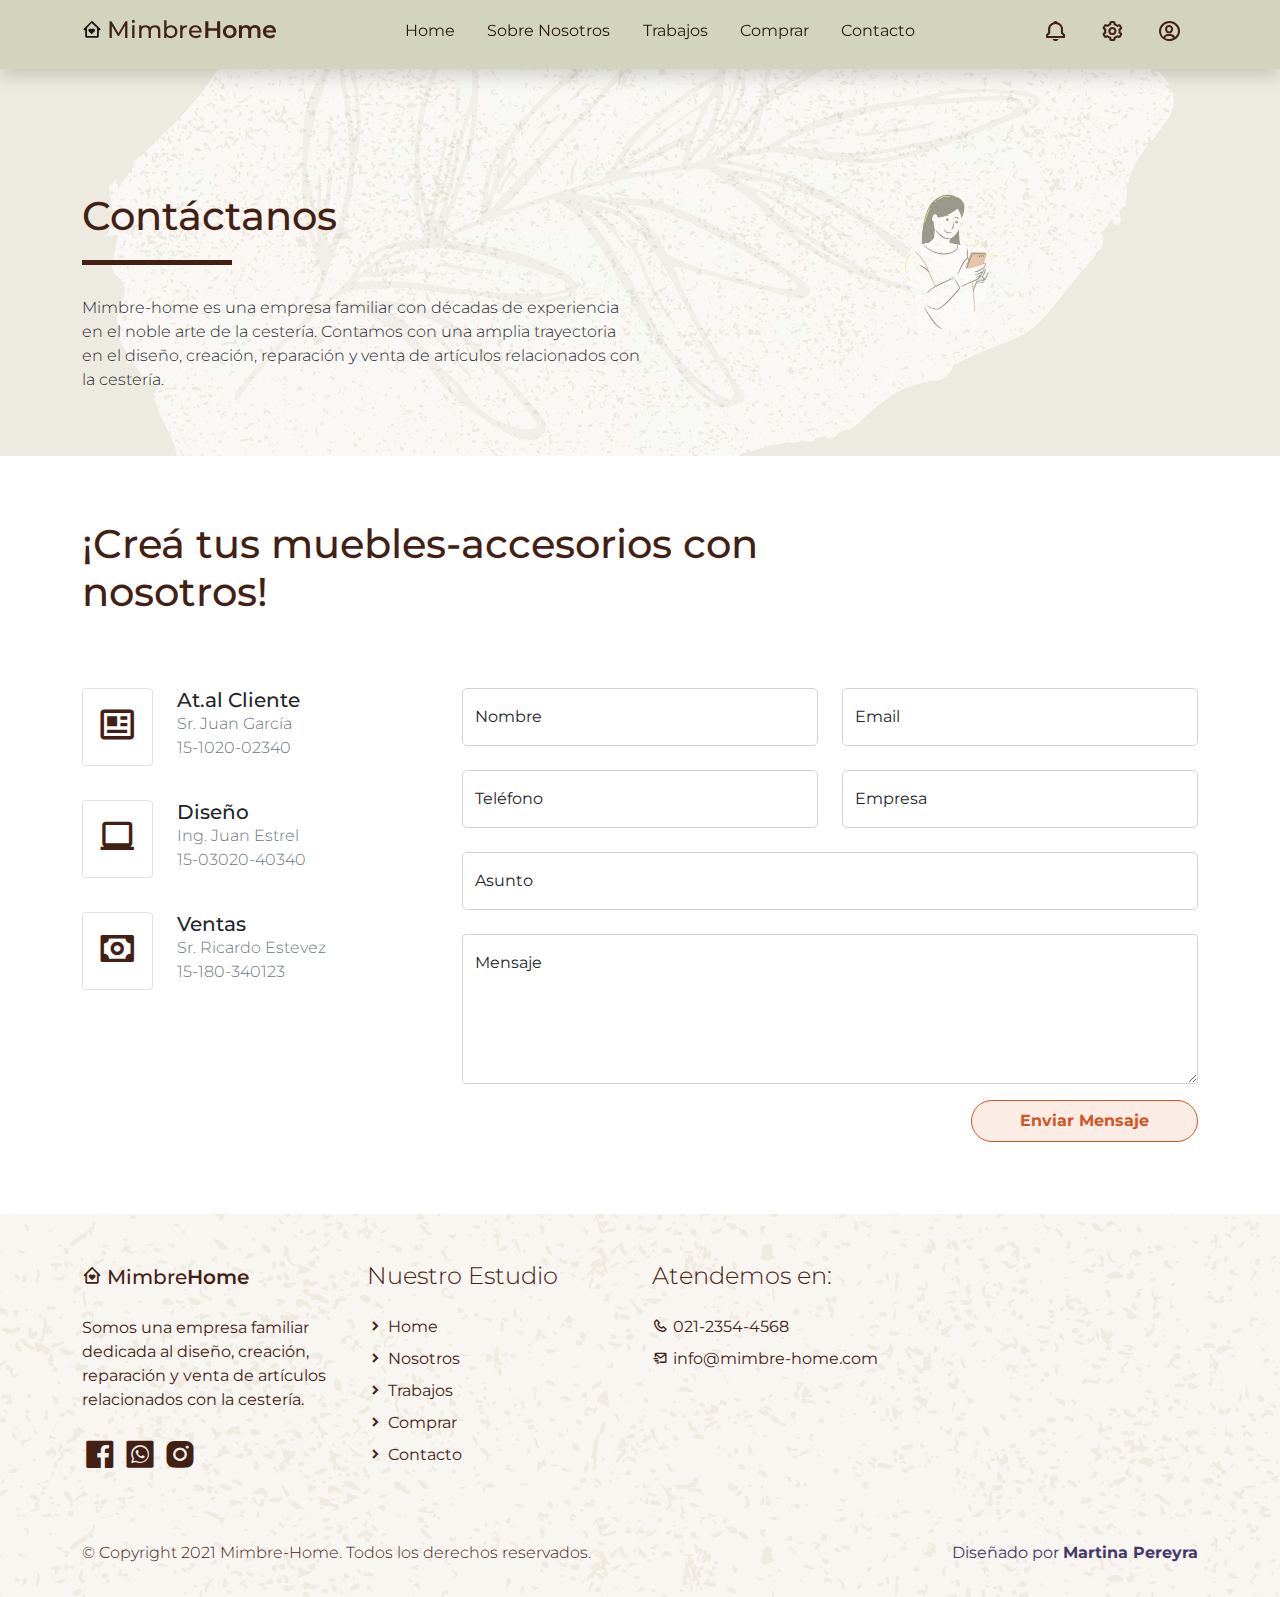
<file: contact.html>
<!DOCTYPE html>
<html lang="es">

<head>
  <title>Mimbre-Home</title>
    <meta charset="utf-8">
    <meta name="viewport" content="width=device-width, initial-scale=1">
    <link rel="apple-touch-icon" href="assets/img/apple-icon.png">
    <!-- Load Require CSS -->
    <link href="assets/css/bootstrap.min.css" rel="stylesheet">
     <!-- Font CSS -->
     <link href="assets/css/boxicon.min.css" rel="stylesheet">
     <link href="https://fonts.googleapis.com/css2?family=Open+Sans:wght@300;400;600&display=swap" rel="stylesheet">
       <!-- iconos boxicons -->
       <link href='https://unpkg.com/boxicons@2.0.7/css/boxicons.min.css' rel='stylesheet'>
       <!-- tipo de letra MONSERRAT-->
       <link rel="preconnect" href="https://fonts.gstatic.com">
       <link href="https://fonts.googleapis.com/css2?family=Montserrat:wght@300&display=swap" rel="stylesheet"> 
     <link rel="stylesheet" href="assets/css/estilos.css">
 
 </head>
 
 <body>
       <!-- Header 
	nav = cuyo propósito es proporcionar enlaces de navegación, ya sea dentro del documento actual 
	o a otros documentos
	-->

    <nav id="main_nav" class="navbar navbar-expand-lg navbar-light shadow position-fixed all-corners w-100 h-5 mb-5 p-sm-1" style="background-color:#D3D4BD; z-index: 2; ">
	
        <!--navbar-expand-lg = envoltorio para que el navbar se estire en lg
        navbar-light = texto negro de la letra
        bg-white = fondo de color blanco
        -->
    
            <div class="container d-flex justify-content-between align-items-center">
            
                <a class="navbar-brand h1" href="index.html">
                <!--navbar-brand = clase se utiliza para resaltar la marca o logotipo de su página-->	
                <i class='bx bx-home-heart'></i>
                    <!--	bx bx-buildings = icono del logo de la web: 
                    http://www.unisvg.com/icon-sets/bx/bx-buildings.html 
                    https://boxicons.com/
                    -->
    
               <span class="text-primary h4">Mimbre</span><span class="text-primary h4 semi-bold-600">Home</span></a>
                
                <!--	boton de hamburguesa --> 
                    <button class="navbar-toggler border-0" 
                    type="button" data-bs-toggle="collapse" 
                    data-bs-target="#navbar-toggler-success" 
                    aria-controls="navbarSupportedContent" 
                    aria-expanded="false" 
                    aria-label="Toggle navigation">
                    <span class="navbar-toggler-icon">
                    </span>
                </button>
            <!------------------------------------------- Opciones del Menu		-->
            <div class="align-self-center collapse navbar-collapse flex-fill  d-lg-flex justify-content-lg-between " 
            id="navbar-toggler-success">
            
            <!-------collapse navbar-collapse= para agrupar y ocultar el contenido de la barra de navegación 
            por un punto de interrupción principal.
            flex-fill = obliga a que todos los elementos tengan el mismo tamaño de ancho
            d-lg-flex = utilidades para crear un contenedor flexbox y transforme los elementos secundarios 
            directos en elementos flexibles
            -->
                            <div class="flex-fill mx-xl-5 mb-2">
                    <!--	  mx=para clases que establecen tanto *-lefty*-right-->
                            <ul class="nav navbar-nav d-flex justify-content-between mx-xl-5 text-center text-primary ">
                        <!--   .navbar-nav para una navegación ligera y de altura completa 
                           (incluida la compatibilidad con menús desplegables).-->
                            <li class="nav-item">
                                <a class="nav-link btn-outline-primary rounded-pill px-3" href="index.html">Home</a>
                            <!-- px = padding y mx es el margin 
                            rounded-pill =genera ese boton con bordes redondeados rounded-circle-->	
                            </li>
                            <li class="nav-item">
                                <a class="nav-link btn-outline-primary rounded-pill px-3" href="about.html">Sobre Nosotros</a>
                            </li>
                            <li class="nav-item">
                                <a class="nav-link btn-outline-primary rounded-pill px-3 " href="work.html">Trabajos</a>
                            </li>
                            <li class="nav-item">
                                <a class="nav-link btn-outline-primary rounded-pill px-3  " href="pricing.html">Comprar</a>
                            </li>
                            <li class="nav-item">
                                <a class="nav-link btn-outline-primary rounded-pill px-3 " href="contact.html">Contacto</a>
                            </li>
                        </ul>
                    </div>
    
    <!---------------------------------------------------------Fin de las opciones del menu
    ------------------------------------------------------------ Inicio de los iconos del menu-->
                    <div class="navbar align-self-center d-flex">
                        <a class="nav-link" href="#"><i class='bx bx-bell bx-sm bx-tada-hover text-primary'></i></a>
                        <a class="nav-link" href="#"><i class='bx bx-cog bx-sm text-primary'></i></a>
                        <a class="nav-link" href="#"><i class='bx bx-user-circle bx-sm text-primary'></i></a>
                        <!--	https://iconify.design/icon-sets/bx/-->
                    </div>
                </div>
            </div>
        </nav>
    <!----------------------------------------------------------- Fin de los iconos del menu
    
        <!-- Close Header -->
     <!----------------------------------------------------------- Fin del Header-->
 
     <!-- Start Banner Hero -->
     <section id="banner-contact"class="bg-light w-100 pt-lg-5 pt-sm-2 ">
        <div class="container pt-5">
            <div class="d-flex align-items-center flex-row py-5 ">
                <div class="col-lg-6 col-sm-5 text-start">
                    <h1 class="h2 py-5 text-primary typo-space-line">Contáctanos</h1>
                    <p class="light-300">
                        Mimbre-home es una empresa familiar con décadas de experiencia en el noble arte de la cestería.
                        Contamos con  una amplia trayectoria en el diseño, creación, reparación y venta de artículos relacionados con la cestería.
                    </p>
                </div>
            </div>
        </div>
    </section>
    <!-- End Banner Hero -->


    <!-- Start Contact -->
    <section class="container py-5">

        <h1 class="col-12 col-xl-8 h2 text-left text-primary pt-3 mb-4 pb-5">¡Creá tus muebles-accesorios con nosotros!</h1>
     

        <div class="row pb-4">
            <div class="col-lg-4">

                <div class="contact row mb-4">
                    <div class="contact-icon col-lg-3 col-3">
                        <div class="py-3 mb-2 text-center border rounded text-primary">
                            <i class='display-6 bx bx-news'></i>
                        </div>
                    </div>
                    <ul class="contact-info list-unstyled col-lg-9 col-9  light-300">
                        <li class="h5 mb-0">At.al Cliente</li>
                        <li class="text-muted">Sr. Juan García</li>
                        <li class="text-muted">15-1020-02340</li>
                    </ul>
                </div>

                <div class="contact row mb-4">
                    <div class="contact-icon col-lg-3 col-3">
                        <div class="border py-3 mb-2 text-center border rounded text-primary">
                            <i class='bx bx-laptop display-6' ></i>
                        </div>
                    </div>
                    <ul class="contact-info list-unstyled col-lg-9 col-9 light-300">
                        <li class="h5 mb-0">Diseño</li>
                        <li class="text-muted">Ing. Juan Estrel</li>
                        <li class="text-muted">15-03020-40340</li>
                    </ul>
                </div>

                <div class="contact row mb-4">
                    <div class="contact-icon col-lg-3 col-3">
                        <div class="border py-3 mb-2 text-center border rounded text-primary">
                            <i class='bx bx-money display-6'></i>
                        </div>
                    </div>
                    <ul class="contact-info list-unstyled col-lg-9 col-9 light-300">
                        <li class="h5 mb-0">Ventas</li>
                        <li class="text-muted">Sr. Ricardo Estevez</li>
                        <li class="text-muted">15-180-340123</li>
                    </ul>
                </div>

            </div>


            <!-- Start Contact Form -->
            <div class="col-lg-8 ">
                <form class="contact-form row" method="post" action="#" role="form">

                    <div class="col-lg-6 mb-4">
                        <div class="form-floating">
                            <input type="text" class="form-control form-control-lg light-300" id="floatingname" name="inputname" placeholder="Name">
                            <label for="floatingname light-300">Nombre</label>
                        </div>
                    </div><!-- End Input Name -->

                    <div class="col-lg-6 mb-4">
                        <div class="form-floating">
                            <input type="text" class="form-control form-control-lg light-300" id="floatingemail" name="inputemail" placeholder="Email">
                            <label for="floatingemail light-300">Email</label>
                        </div>
                    </div><!-- End Input Email -->

                    <div class="col-lg-6 mb-4">
                        <div class="form-floating">
                            <input type="text" class="form-control form-control-lg light-300" id="floatingphone" name="inputphone" placeholder="Phone">
                            <label for="floatingphone light-300">Teléfono</label>
                        </div>
                    </div><!-- End Input Phone -->

                    <div class="col-lg-6 mb-4">
                        <div class="form-floating">
                            <input type="text" class="form-control form-control-lg light-300" id="floatingcompany" name="inputcompany" placeholder="Company Name">
                            <label for="floatingcompany light-300">Empresa</label>
                        </div>
                    </div><!-- End Input Company Name -->

                    <div class="col-12">
                        <div class="form-floating mb-4">
                            <input type="text" class="form-control form-control-lg light-300" id="floatingsubject" name="inputsubject" placeholder="Subject">
                            <label for="floatingsubject light-300">Asunto</label>
                        </div>
                    </div><!-- End Input Subject -->

                    <div class="col-12">
                        <div class="form-floating mb-3">
                            <textarea class="form-control light-300" rows="8" placeholder="Message" id="floatingtextarea"></textarea>
                            <label for="floatingtextarea light-300">Mensaje</label>
                        </div>
                    </div><!-- End Textarea Message -->

                    <div class="col-md-12 col-12 m-auto text-end">
                        <button type="submit" class="btn btn-secondary rounded-pill px-md-5 px-4 py-2 radius-0 text-light light-300">Enviar Mensaje</button>
                    </div>

                </form>
            </div>
            <!-- End Contact Form -->


        </div>
    </section>
    <!-- End Contact -->




 <!-- Start Footer -->
 <footer class="bg-primary pt-4 text-primary">
    <div class="container ">
        <div class="row py-4">

            <div class="col-lg-3 col-12 align-left">
                <a class="navbar-brand" href="index.html">
                    <i class='bx bx-home-heart text-primary'></i>
                    <span class=" h5 text-primary">Mimbre</span><span class="text-primary h5 semi-bold-600">Home</span>
                </a>
                <p class="text-primary my-lg-4 my-2">
                    Somos una empresa familiar dedicada al diseño, creación, reparación y venta de artículos relacionados con la cestería.
                </p>
                <ul class="list-inline footer-icons light-300">
                    <li class="list-inline-item m-0">
                        <a class="text-primary" target="_blank" href="http://facebook.com/">
                            <i class='bx bxl-facebook-square bx-md'></i>
                        </a>
                    </li>
                    <li class="list-inline-item m-0">
                        <a class="text-primary" target="_blank" href="https://www.whatsapp.com/">
                            <i class='bx bxl-whatsapp-square bx-md'></i>
                        </a>
                    </li>
                    </li>
                    <li class="list-inline-item m-0">
                        <a class="text-primary" target="_blank" href="https://www.instagram.com/">
                            <i class='bx bxl-instagram-alt bx-md'></i>
                        </a>
                    </li>  
                </ul>
            </div>

            <div class="col-lg-3 col-md-4 my-sm-0 mt-4">
                <h3 class="h4 pb-lg-3 text-primary light-300">Nuestro Estudio</h2>
                    <ul class="list-unstyled text-primary light-300">
                        <li class="pb-2">
                            <i class='bx-fw bx bxs-chevron-right bx-xs'></i><a class="text-decoration-none text-primary" 
                            href="index.html">Home</a>
                        </li>
                        <li class="pb-2">
                            <i class='bx-fw bx bxs-chevron-right bx-xs'></i><a class="text-decoration-none text-primary py-1" 
                            href="about.html">Nosotros</a>
                        </li>
                        <li class="pb-2">
                            <i class='bx-fw bx bxs-chevron-right bx-xs'></i><a class="text-decoration-none text-primary py-1" 
                            href="work.html">Trabajos</a>
                        </li>
                        <li class="pb-2">
                            <i class='bx-fw bx bxs-chevron-right bx-xs'></i></i><a class="text-decoration-none text-primary py-1" 
                            href="pricing.html">Comprar</a>
                        </li>
                        <li class="pb-2">
                            <i class='bx-fw bx bxs-chevron-right bx-xs'></i><a class="text-decoration-none text-primary py-1" 
                            href="contact.html">Contacto</a>
                        </li>
                    </ul>
            </div>


            <div class="col-lg-3 col-md-4 my-sm-0 mt-4">
                <h2 class="h4 pb-lg-3 text-primary light-300">Atendemos en:</h2>
                <ul class="list-unstyled text-primary light-300">
                    <li class="pb-2">
                        <i class='bx-fw bx bx-phone bx-xs'></i><a class="text-decoration-none text-primary py-1" 
                        href="tel:010-020-0340">021-2354-4568</a>
                    </li>
                    <li class="pb-2">
                        <i class='bx-fw bx bx-mail-send bx-xs'></i><a class="text-decoration-none text-primary py-1"
                        href="mailto:info@company.com">info@mimbre-home.com</a>
                    </li>
                </ul>
            </div>

        </div>
    </div>

    <div class="w-100 bg-primary py-3 text-primary">
        <div class="container">
            <div class="row pt-2">
                <div class="col-lg-6 col-sm-12">
                    <p class="text-lg-start text-center text-primary light-300">
                        © Copyright 2021 Mimbre-Home. Todos los derechos reservados.
                    </p>
                </div>
                <div class="col-lg-6 col-sm-12">
                    <p class="text-lg-end text-center text-secondary ">
                        Diseñado por <b>Martina Pereyra</b></a>
                    </p>
                </div>
            </div>
        </div>
    </div>

</footer>
<!-- End Footer -->



    <!-- Bootstrap -->
    <script src="assets/js/bootstrap.bundle.min.js"></script>


</body>

</html>
</file>
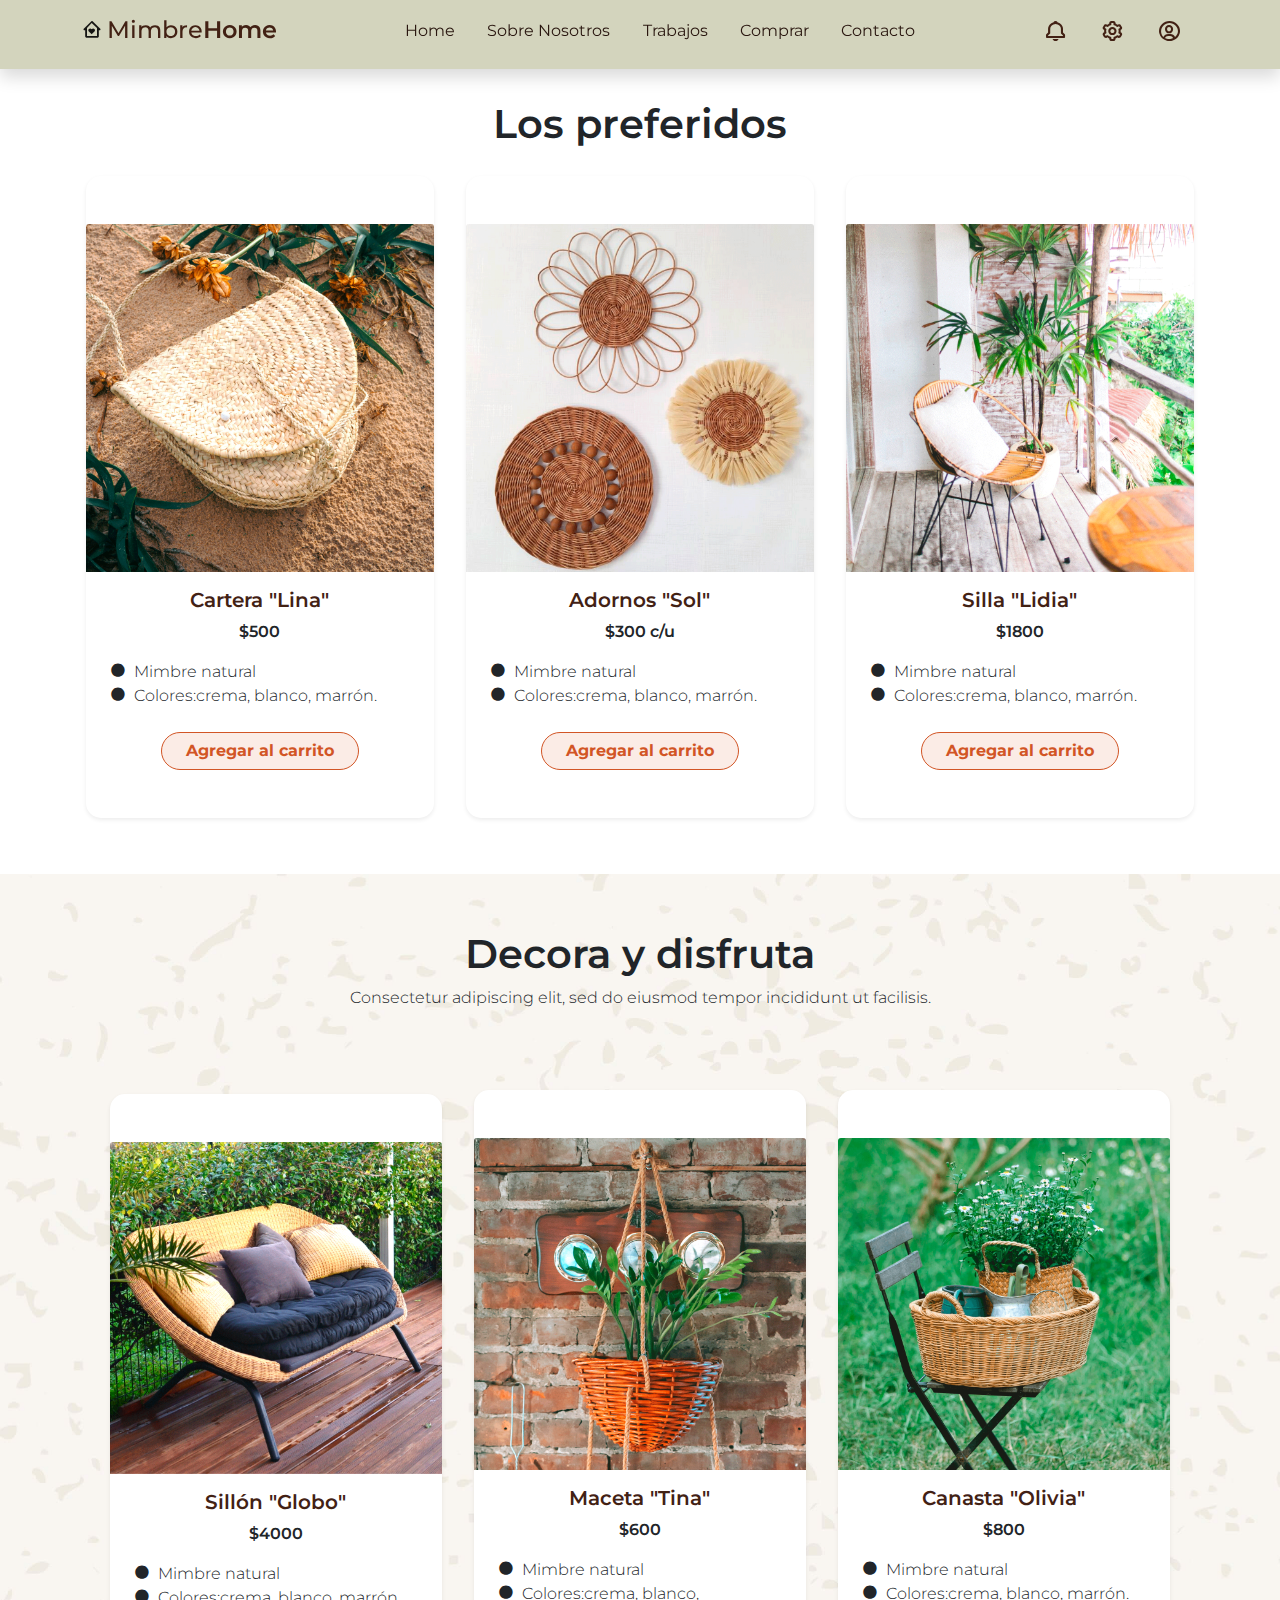
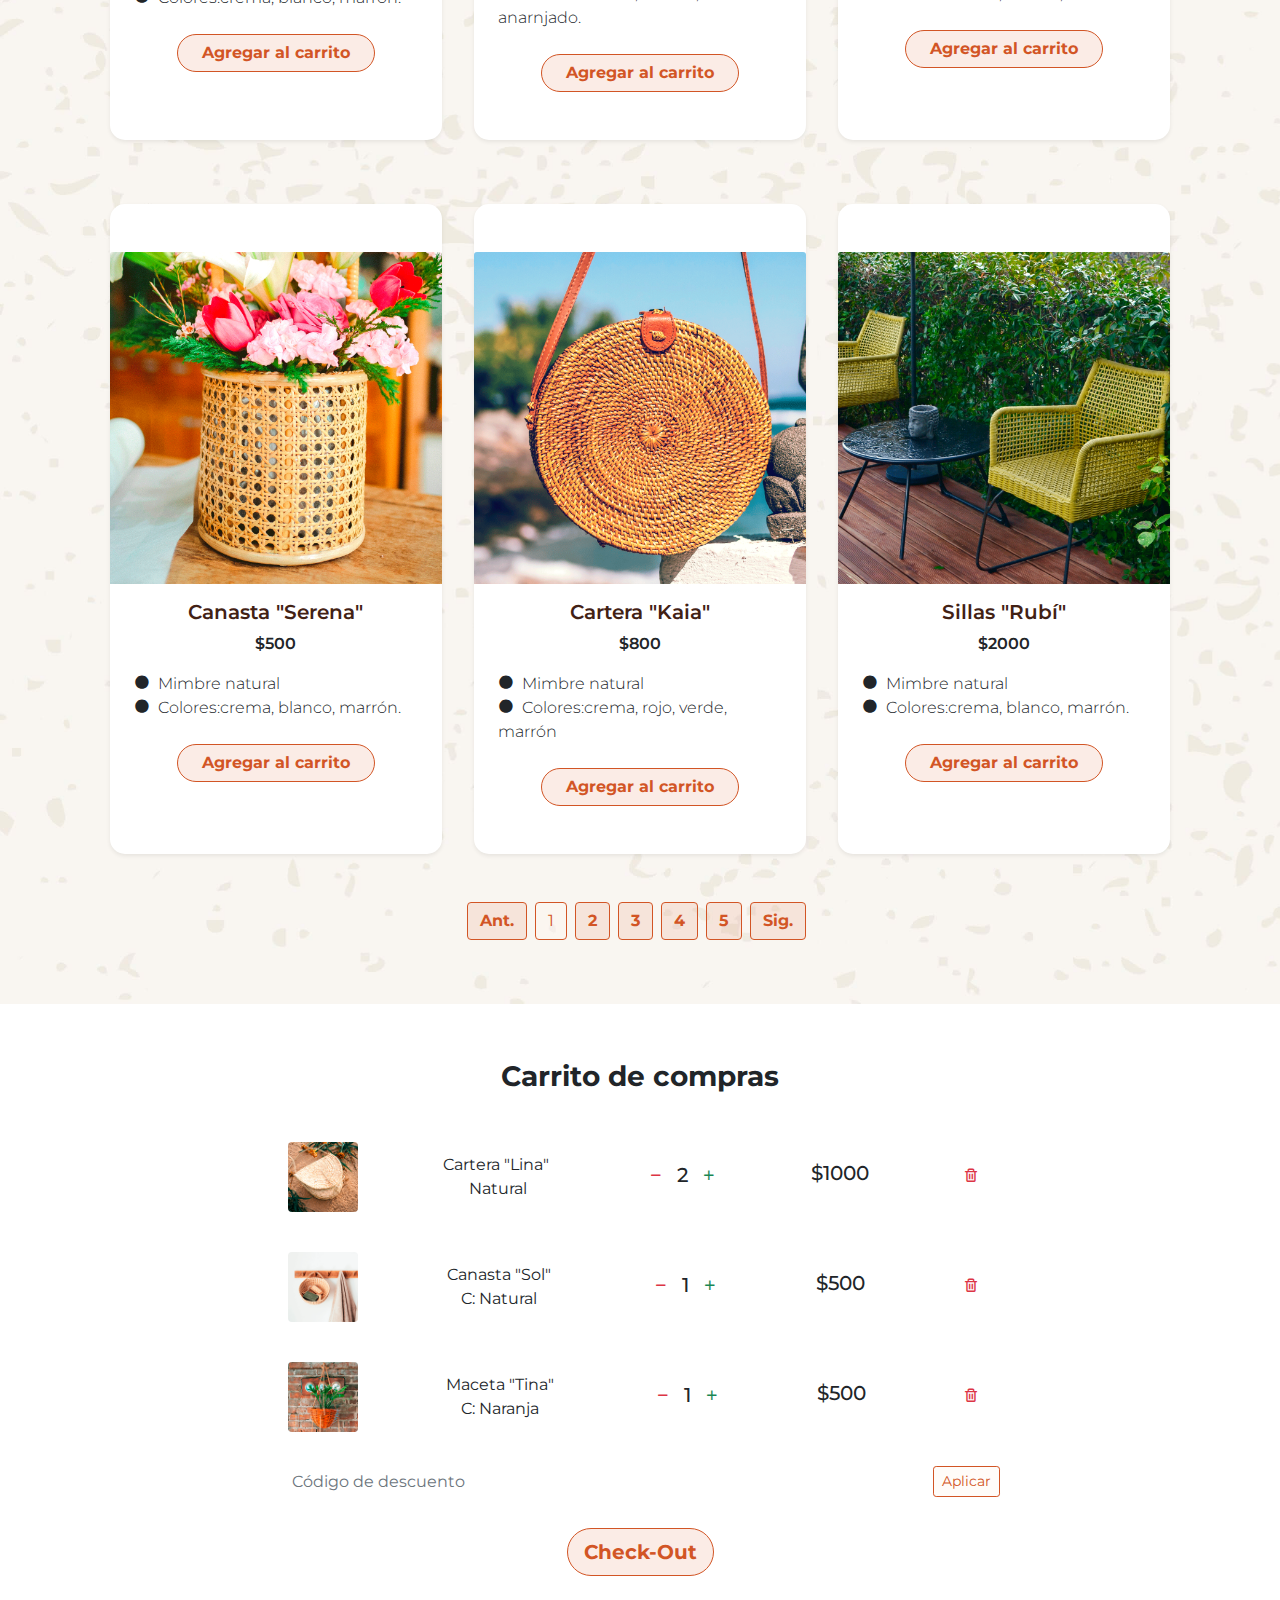
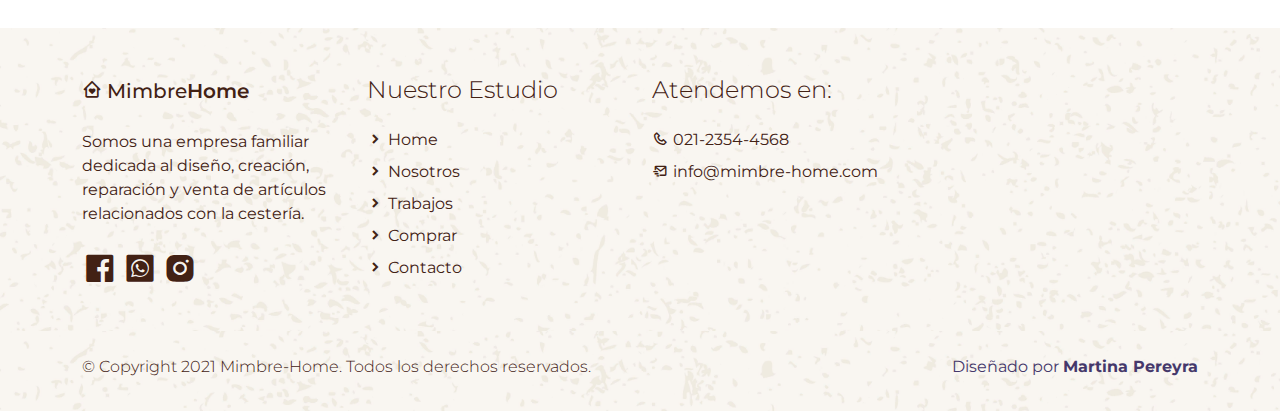
<file: pricing.html>
<!DOCTYPE html>
<html lang="es">

    <head>
        <title>Mimbre-Home</title>
          <meta charset="utf-8">
          <meta name="viewport" content="width=device-width, initial-scale=1">
          <link rel="apple-touch-icon" href="assets/img/apple-icon.png">
          <!-- Load Require CSS -->
          <link href="assets/css/bootstrap.min.css" rel="stylesheet">
           <!-- Font CSS -->
           <link href="assets/css/boxicon.min.css" rel="stylesheet">
           <link href="https://fonts.googleapis.com/css2?family=Open+Sans:wght@300;400;600&display=swap" rel="stylesheet">
             <!-- iconos boxicons -->
             <link href='https://unpkg.com/boxicons@2.0.7/css/boxicons.min.css' rel='stylesheet'>
             <!-- tipo de letra MONSERRAT-->
             <link rel="preconnect" href="https://fonts.gstatic.com">
             <link href="https://fonts.googleapis.com/css2?family=Montserrat:wght@300&display=swap" rel="stylesheet"> 
           <link rel="stylesheet" href="assets/css/estilos.css">
       
       </head>
       
       <body>
             <!-- Header 
          nav = cuyo propósito es proporcionar enlaces de navegación, ya sea dentro del documento actual 
          o a otros documentos
          -->
      
          <nav id="main_nav" class="navbar navbar-expand-lg navbar-light shadow position-fixed all-corners w-100 h-5 mb-5 p-sm-1" style="background-color:#D3D4BD; z-index: 2; ">
          
              <!--navbar-expand-lg = envoltorio para que el navbar se estire en lg
              navbar-light = texto negro de la letra
              bg-white = fondo de color blanco
              -->
          
                  <div class="container d-flex justify-content-between align-items-center">
                  
                      <a class="navbar-brand h1" href="index.html">
                      <!--navbar-brand = clase se utiliza para resaltar la marca o logotipo de su página-->	
                      <i class='bx bx-home-heart'></i>
                          <!--	bx bx-buildings = icono del logo de la web: 
                          http://www.unisvg.com/icon-sets/bx/bx-buildings.html 
                          https://boxicons.com/
                          -->
          
                     <span class="text-primary h4">Mimbre</span><span class="text-primary h4 semi-bold-600">Home</span></a>
                      
                      <!--	boton de hamburguesa --> 
                          <button class="navbar-toggler border-0" 
                          type="button" data-bs-toggle="collapse" 
                          data-bs-target="#navbar-toggler-success" 
                          aria-controls="navbarSupportedContent" 
                          aria-expanded="false" 
                          aria-label="Toggle navigation">
                          <span class="navbar-toggler-icon">
                          </span>
                      </button>
                  <!------------------------------------------- Opciones del Menu		-->
                  <div class="align-self-center collapse navbar-collapse flex-fill  d-lg-flex justify-content-lg-between " 
                  id="navbar-toggler-success">
                  
                  <!-------collapse navbar-collapse= para agrupar y ocultar el contenido de la barra de navegación 
                  por un punto de interrupción principal.
                  flex-fill = obliga a que todos los elementos tengan el mismo tamaño de ancho
                  d-lg-flex = utilidades para crear un contenedor flexbox y transforme los elementos secundarios 
                  directos en elementos flexibles
                  -->
                                  <div class="flex-fill mx-xl-5 mb-2">
                          <!--	  mx=para clases que establecen tanto *-lefty*-right-->
                                  <ul class="nav navbar-nav d-flex justify-content-between mx-xl-5 text-center text-primary ">
                              <!--   .navbar-nav para una navegación ligera y de altura completa 
                                 (incluida la compatibilidad con menús desplegables).-->
                                  <li class="nav-item">
                                      <a class="nav-link btn-outline-primary rounded-pill px-3" href="index.html">Home</a>
                                  <!-- px = padding y mx es el margin 
                                  rounded-pill =genera ese boton con bordes redondeados rounded-circle-->	
                                  </li>
                                  <li class="nav-item">
                                      <a class="nav-link btn-outline-primary rounded-pill px-3" href="about.html">Sobre Nosotros</a>
                                  </li>
                                  <li class="nav-item">
                                      <a class="nav-link btn-outline-primary rounded-pill px-3 " href="work.html">Trabajos</a>
                                  </li>
                                  <li class="nav-item">
                                      <a class="nav-link btn-outline-primary rounded-pill px-3  " href="pricing.html">Comprar</a>
                                  </li>
                                  <li class="nav-item">
                                      <a class="nav-link btn-outline-primary rounded-pill px-3 " href="contact.html">Contacto</a>
                                  </li>
                              </ul>
                          </div>
          
          <!---------------------------------------------------------Fin de las opciones del menu
          ------------------------------------------------------------ Inicio de los iconos del menu-->
                          <div class="navbar align-self-center d-flex">
                              <a class="nav-link" href="#"><i class='bx bx-bell bx-sm bx-tada-hover text-primary'></i></a>
                              <a class="nav-link" href="#"><i class='bx bx-cog bx-sm text-primary'></i></a>
                              <a class="nav-link" href="#"><i class='bx bx-user-circle bx-sm text-primary'></i></a>
                              <!--	https://iconify.design/icon-sets/bx/-->
                          </div>
                      </div>
                  </div>
              </nav>
          <!----------------------------------------------------------- Fin de los iconos del menu
          
              <!-- Close Header -->
           <!----------------------------------------------------------- Fin del Header-->
    <!-- Start pricing -->
    <div class="container-lg py-5">
        <div class="col-md-12 m-auto text-center mt-5 py-1">
            <h1 class="pricing-header h2 semi-bold-600">Los preferidos</h1>
        </div>
        <div class="row">
            <div class="col-md-4 pb-2 pt-sm-0 mt-3 px-xl-3">
                <div class="pricing-table card h-100 shadow-sm border-0 py-5">
                    <div class="pricing-table-body card-body rounded-pill text-center align-self-center p-md-0">
                      <img class="card-img-top" src="./assets/img/2.png">
                        <h2 class="pricing-table-heading h5 semi-bold-600 pt-3 text-primary">Cartera "Lina"</h2>
                        <p class="semi-bold-600">$500</p>
                        <ul class="pricing-table-body text-start text-dark px-4 list-unstyled light-300">
                            <li><i class="bx bxs-circle me-2"></i>Mimbre natural</li>
                            <li><i class="bx bxs-circle me-2"></i>Colores:crema, blanco, marrón.</li>
                        </ul>
                        <div class="pricing-table-footer pt-2">
                            <a href="#carrito" class="btn rounded-pill px-4 btn-outline-secondary btn-secondary light-300">Agregar al carrito</a>
                        </div>
                    </div>
                </div>
            </div>


            <div class="col-md-4 pb-2 pt-sm-0 mt-3 px-xl-3">
              <div class="pricing-table card h-100 shadow-sm border-0 py-5">
                  <div class="pricing-table-body card-body rounded-pill text-center align-self-center p-md-0">
                    <img class="card-img-top" src="./assets/img/13.png">
                      <h2 class="pricing-table-heading h5 semi-bold-600 pt-3 text-primary">Adornos "Sol"</h2>
                      <p class="semi-bold-600">$300 c/u</p>
                      <ul class="pricing-table-body text-start text-dark px-4 list-unstyled light-300">
                          <li><i class="bx bxs-circle me-2"></i>Mimbre natural</li>
                          <li><i class="bx bxs-circle me-2"></i>Colores:crema, blanco, marrón.</li>
                      </ul>
                      <div class="pricing-table-footer pt-2">
                          <a href="#carrito" class="btn rounded-pill px-4 btn-outline-secondary btn-secondary light-300">Agregar al carrito</a>
                      </div>
                  </div>
              </div>
          </div>


          <div class="col-md-4 pb-2 pt-sm-0 mt-3 px-xl-3">
            <div class="pricing-table card h-100 shadow-sm border-0 py-5">
                <div class="pricing-table-body card-body rounded-pill text-center align-self-center p-md-0">
                  <img class="card-img-top" src="./assets/img/27.png">
                    <h2 class="pricing-table-heading h5 semi-bold-600 pt-3 text-primary">Silla "Lidia"</h2>
                    <p class="semi-bold-600">$1800</p>
                    <ul class="pricing-table-body text-start text-dark px-4 list-unstyled light-300">
                        <li><i class="bx bxs-circle me-2"></i>Mimbre natural</li>
                        <li><i class="bx bxs-circle me-2"></i>Colores:crema, blanco, marrón.</li>
                    </ul>
                    <div class="pricing-table-footer pt-2">
                        <a href="#carrito" class="btn rounded-pill px-4 btn-outline-secondary btn-secondary light-300">Agregar al carrito</a>
                    </div>
                </div>
            </div>
        </div>


        </div>
    </div>
    <!-- End Content -->





    <!-- Start Pricing Horizontal Section -->
    <section class="bg-primary pt-sm-0 d-flex flex-row justify-content-center">
        <div class="container row">
            <h1 class="h2 semi-bold-600 text-center mt-2 pt-5">Decora y disfruta</h1>
            <p class="text-center pb-5 light-300">Consectetur adipiscing elit, sed do eiusmod tempor incididunt ut facilisis.</p>

            <!-- Start Pricing Horizontal -->
            <div class="col-md-4 pb-5 pt-sm-1 mt-3 px-xl-3">
              <div class="pricing-table card h-100 shadow-sm border-0 py-5">
                  <div class="pricing-table-body card-body rounded-pill text-center align-self-center p-md-0">
                    <img class="card-img-top" src="./assets/img/1.png">
                      <h2 class="pricing-table-heading h5 semi-bold-600 pt-3 text-primary">Sillón "Globo"</h2>
                      <p class="semi-bold-600">$4000</p>
                      <ul class="pricing-table-body text-start text-dark px-4 list-unstyled light-300">
                          <li><i class="bx bxs-circle me-2"></i>Mimbre natural</li>
                          <li><i class="bx bxs-circle me-2"></i>Colores:crema, blanco, marrón.</li>
                      </ul>
                      <div class="pricing-table-footer pt-2">
                          <a href="#carrito" class="btn rounded-pill px-4 btn-outline-secondary btn-secondary light-300">Agregar al carrito</a>
                      </div>
                  </div>
              </div>
          </div>
            <!-- End Pricing Horizontal -->

            <!-- Start Pricing Horizontal -->
            <div class="col-md-4 pb-5 sm-1 mt-3 px-xl-3">
              <div class="pricing-table card h-100 shadow-sm border-0 py-5">
                  <div class="pricing-table-body card-body rounded-pill text-center align-self-center p-md-0">
                    <img class="card-img-top" src="./assets/img/4.png">
                      <h2 class="pricing-table-heading h5 semi-bold-600 pt-3 text-primary">Maceta "Tina"</h2>
                      <p class="semi-bold-600">$600</p>
                      <ul class="pricing-table-body text-start text-dark px-4 list-unstyled light-300">
                          <li><i class="bx bxs-circle me-2"></i>Mimbre natural</li>
                          <li><i class="bx bxs-circle me-2"></i>Colores:crema, blanco, anarnjado.</li>
                      </ul>
                      <div class="pricing-table-footer pt-2">
                          <a href="#carrito" class="btn rounded-pill px-4 btn-outline-secondary btn-secondary light-300">Agregar al carrito</a>
                      </div>
                  </div>
              </div>
          </div>
            <!-- End Pricing Horizontal -->

            <!-- Start Pricing Horizontal -->
            <div class="col-md-4 pb-5 sm-1 mt-3  px-xl-3">
              <div class="pricing-table card h-100 shadow-sm border-0 py-5">
                  <div class="pricing-table-body card-body rounded-pill text-center align-self-center p-md-0">
                    <img class="card-img-top" src="./assets/img/6.png">
                      <h2 class="pricing-table-heading h5 semi-bold-600 pt-3 text-primary">Canasta "Olivia"</h2>
                      <p class="semi-bold-600">$800</p>
                      <ul class="pricing-table-body text-start text-dark px-4 list-unstyled light-300">
                          <li><i class="bx bxs-circle me-2"></i>Mimbre natural</li>
                          <li><i class="bx bxs-circle me-2"></i>Colores:crema, blanco, marrón.</li>
                      </ul>
                      <div class="pricing-table-footer pt-2">
                          <a href="#carrito" class="btn rounded-pill px-4 btn-outline-secondary btn-secondary light-300">Agregar al carrito</a>
                      </div>
                  </div>
              </div>
          </div>
            <!-- End Pricing Horizontal -->
          <!-- Start Pricing Horizontal -->
          <div class="col-md-4 pb-5 sm-1 mt-3 px-xl-3">
            <div class="pricing-table card h-100 shadow-sm border-0 py-5">
                <div class="pricing-table-body card-body rounded-pill text-center align-self-center p-md-0">
                  <img class="card-img-top" src="./assets/img/3.png">
                    <h2 class="pricing-table-heading h5 semi-bold-600 pt-3 text-primary">Canasta "Serena"</h2>
                    <p class="semi-bold-600">$500</p>
                    <ul class="pricing-table-body text-start text-dark px-4 list-unstyled light-300">
                        <li><i class="bx bxs-circle me-2"></i>Mimbre natural</li>
                        <li><i class="bx bxs-circle me-2"></i>Colores:crema, blanco, marrón.</li>
                    </ul>
                    <div class="pricing-table-footer pt-2">
                        <a href="#carrito" class="btn rounded-pill px-4 btn-outline-secondary btn-secondary light-300">Agregar al carrito</a>
                    </div>
                </div>
            </div>
        </div>
          <!-- End Pricing Horizontal -->
        <!-- Start Pricing Horizontal -->
        <div class="col-md-4 pb-5 sm-1 mt-3 px-xl-3">
          <div class="pricing-table card h-100 shadow-sm border-0 py-5">
              <div class="pricing-table-body card-body rounded-pill text-center align-self-center p-md-0">
                <img class="card-img-top" src="./assets/img/40.png">
                  <h2 class="pricing-table-heading h5 semi-bold-600 pt-3 text-primary">Cartera "Kaia"</h2>
                  <p class="semi-bold-600">$800</p>
                  <ul class="pricing-table-body text-start text-dark px-4 list-unstyled light-300">
                      <li><i class="bx bxs-circle me-2"></i>Mimbre natural</li>
                      <li><i class="bx bxs-circle me-2"></i>Colores:crema, rojo, verde, marrón</li>
                  </ul>
                  <div class="pricing-table-footer pt-2">
                      <a href="#carrito" class="btn rounded-pill px-4 btn-outline-secondary btn-secondary light-300">Agregar al carrito</a>
                  </div>
              </div>
          </div>
      </div>
        <!-- End Pricing Horizontal -->
      <!-- Start Pricing Horizontal -->
      <div class="col-md-4 pb-5 sm-1 mt-3  px-xl-3">
        <div class="pricing-table card h-100 shadow-sm border-0 py-5">
            <div class="pricing-table-body card-body rounded-pill text-center align-self-center p-md-0">
              <img class="card-img-top" src="./assets/img/8.png">
                <h2 class="pricing-table-heading h5 semi-bold-600 pt-3 text-primary">Sillas "Rubí"</h2>
                <p class="semi-bold-600">$2000</p>
                <ul class="pricing-table-body text-start text-dark px-4 list-unstyled light-300">
                    <li><i class="bx bxs-circle me-2"></i>Mimbre natural</li>
                    <li><i class="bx bxs-circle me-2"></i>Colores:crema, blanco, marrón.</li>
                </ul>
                <div class="pricing-table-footer pt-2">
                    <a href="#carrito" class="btn rounded-pill px-4 btn-outline-secondary btn-secondary light-300">Agregar al carrito</a>
                </div>
            </div>
        </div>
      </div>
      <div class="align-items-end align-bottom align-content-end  " style="height: max-content;">
        <div class="btn-toolbar justify-content-center flex-wrap pb-5" role="toolbar" aria-label="Toolbar with button groups">
            
            <div class="btn-group me-2 pb-3" role="group" aria-label="First group">
                <button type="button" class="btn btn-secondary text-white">Ant.</button>
            </div>
            <div class="btn-group me-2 pb-3" role="group" aria-label="Second group">
                <button type="button" class="btn btn-primary">1</button>
            </div>
            <div class="btn-group me-2 pb-3" role="group" aria-label="Second group">
                <button type="button" class="btn btn-secondary text-white">2</button>
            </div>
            <div class="btn-group me-2 pb-3" role="group" aria-label="Second group">
                <button type="button" class="btn btn-secondary text-white">3</button>
            </div>
            <div class="btn-group me-2 pb-3" role="group" aria-label="Second group">
                <button type="button" class="btn btn-secondary text-white">4</button>
            </div>
            <div class="btn-group me-2 pb-3" role="group" aria-label="Second group">
                <button type="button" class="btn btn-secondary text-white">5</button>
            </div>
            <div class="btn-group me-2 pb-3  " role="group" aria-label="Third group">
                <button type="button" class="btn btn-secondary text-white">Sig.</button>
            </div>
        </div>
      </div>
    </div>
      <!-- End Pricing Horizontal -->
    </section>
    <!--End Pricing Horizontal Section-->
  
  
    <div id="carrito" class="container mt-5 mb-5">
        <div class="d-flex justify-content-center row">
            <div class="col-md-8">
                <div class="p-2 text-center">
                    <h3><b>Carrito de compras</b></h3>
                </div>
                <div class="d-flex flex-row justify-content-between align-items-center p-2 bg-white mt-4 px-3 rounded">
                    <div class="mr-1"><img class="rounded" src="./assets/img/2-precio.png" width="70"></div>
                    <div class="d-flex flex-column align-items-center product-details p-1 text-center"><span class="font-weight-bold">Cartera "Lina"</span>
                        <div class="d-flex flex-row product-desc">
                            <div class="color"><span class="text-grey"></span><span class="font-weight-bold">&nbsp;Natural</span></div>
                        </div>
                    </div>
                    <div class="d-flex flex-row align-items-center qty"><a class="btn"><i class='bx bx-minus text-danger' ></i></a>
                        <h5 class="text-grey mt-1 mr-1 ml-1">2</h5><a class="btn"><i class="bx bx-plus text-success"></i></a>
                    </div>
                    <div>
                        <h5 class="text-grey">$1000</h5>
                    </div>
                    <div class="d-flex align-items-center"> <a class="btn"><i class='bx bx-trash mb-1 text-danger'></i></a></div>
                </div>
                <div class="d-flex flex-row justify-content-between align-items-center p-2 bg-white mt-4 px-3 rounded">
                    <div class="mr-1"><img class="rounded" src="./assets/img/9-precio.png" width="70"></div>
                    <div class="d-flex flex-column align-items-center product-details p-1 text-center"><span class="font-weight-bold">Canasta "Sol"</span>
                        <div class="d-flex flex-row product-desc">
                            <div class="color"><span class="text-grey"></span>C:<span class="font-weight-bold">&nbsp;Natural</span></div>
                        </div>
                    </div>
                    <div class="d-flex flex-row align-items-center qty"><a class="btn"><i class='bx bx-minus text-danger' ></i></a>
                        <h5 class="text-grey mt-1 mr-1 ml-1">1</h5><a class="btn"><i class="bx bx-plus text-success"></i></a>
                    </div>
                    <div>
                        <h5 class="text-grey">$500</h5>
                    </div>
                    <div class="d-flex align-items-center"> <a class="btn"><i class='bx bx-trash mb-1 text-danger'></i></a></div>
                </div>
                <div class="d-flex flex-row justify-content-between align-items-center p-2 bg-white mt-4 px-3 rounded">
                    <div class="mr-1"><img class="rounded" src="./assets/img/4-precio.png" width="70"></div>
                    <div class="d-flex flex-column align-items-center product-details p-1 text-center"><span class="font-weight-bold">Maceta "Tina"</span>
                        <div class="d-flex flex-row product-desc">
                            <div class="color"><span class="text-grey">C:</span><span class="font-weight-bold">&nbsp;Naranja</span></div>
                        </div>
                    </div>
                    <div class="d-flex flex-row align-items-center qty"><a class="btn"><i class='bx bx-minus text-danger' ></i></a>
                        <h5 class="text-grey mt-1 mr-1 ml-1">1</h5><a class="btn"><i class="bx bx-plus text-success"></i></a>
                    </div>
                    <div>
                        <h5 class="text-grey">$500</h5>
                    </div>
                    <div class="d-flex align-items-center"> <a class="btn"><i class='bx bx-trash mb-1 text-danger'></i></a></div>
                </div>
                
                <div class="d-flex flex-row align-items-center mt-3 p-2 bg-white rounded"><input type="text" class="form-control border-0 gift-card" placeholder="Código de descuento"><a  class="btn btn-primary  btn-sm ml-2" type="button">Aplicar</a></div>
                <div class="d-flex flex-row align-items-center mt-3 justify-content-center p-1 bg-white rounded"><a class="btn btn-lg ml-1 rounded-pill btn-secondary px-3 ">Check-Out</a></div>
            </div>
        </div>
    </div>



 <!-- Start Footer -->
 <footer class="bg-primary pt-4 text-primary">
    <div class="container ">
        <div class="row py-4">

            <div class="col-lg-3 col-12 align-left">
                <a class="navbar-brand" href="index.html">
                    <i class='bx bx-home-heart text-primary'></i>
                    <span class=" h5 text-primary">Mimbre</span><span class="text-primary h5 semi-bold-600">Home</span>
                </a>
                <p class="text-primary my-lg-4 my-2">
                    Somos una empresa familiar dedicada al diseño, creación, reparación y venta de artículos relacionados con la cestería.
                </p>
                <ul class="list-inline footer-icons light-300">
                    <li class="list-inline-item m-0">
                        <a class="text-primary" target="_blank" href="http://facebook.com/">
                            <i class='bx bxl-facebook-square bx-md'></i>
                        </a>
                    </li>
                    <li class="list-inline-item m-0">
                        <a class="text-primary" target="_blank" href="https://www.whatsapp.com/">
                            <i class='bx bxl-whatsapp-square bx-md'></i>
                        </a>
                    </li>
                    </li>
                    <li class="list-inline-item m-0">
                        <a class="text-primary" target="_blank" href="https://www.instagram.com/">
                            <i class='bx bxl-instagram-alt bx-md'></i>
                        </a>
                    </li>  
                </ul>
            </div>

            <div class="col-lg-3 col-md-4 my-sm-0 mt-4">
                <h3 class="h4 pb-lg-3 text-primary light-300">Nuestro Estudio</h2>
                    <ul class="list-unstyled text-primary light-300">
                        <li class="pb-2">
                            <i class='bx-fw bx bxs-chevron-right bx-xs'></i><a class="text-decoration-none text-primary" 
                            href="index.html">Home</a>
                        </li>
                        <li class="pb-2">
                            <i class='bx-fw bx bxs-chevron-right bx-xs'></i><a class="text-decoration-none text-primary py-1" 
                            href="about.html">Nosotros</a>
                        </li>
                        <li class="pb-2">
                            <i class='bx-fw bx bxs-chevron-right bx-xs'></i><a class="text-decoration-none text-primary py-1" 
                            href="work.html">Trabajos</a>
                        </li>
                        <li class="pb-2">
                            <i class='bx-fw bx bxs-chevron-right bx-xs'></i></i><a class="text-decoration-none text-primary py-1" 
                            href="pricing.html">Comprar</a>
                        </li>
                        <li class="pb-2">
                            <i class='bx-fw bx bxs-chevron-right bx-xs'></i><a class="text-decoration-none text-primary py-1" 
                            href="contact.html">Contacto</a>
                        </li>
                    </ul>
            </div>


            <div class="col-lg-3 col-md-4 my-sm-0 mt-4">
                <h2 class="h4 pb-lg-3 text-primary light-300">Atendemos en:</h2>
                <ul class="list-unstyled text-primary light-300">
                    <li class="pb-2">
                        <i class='bx-fw bx bx-phone bx-xs'></i><a class="text-decoration-none text-primary py-1" 
                        href="tel:010-020-0340">021-2354-4568</a>
                    </li>
                    <li class="pb-2">
                        <i class='bx-fw bx bx-mail-send bx-xs'></i><a class="text-decoration-none text-primary py-1"
                        href="mailto:info@company.com">info@mimbre-home.com</a>
                    </li>
                </ul>
            </div>

        </div>
    </div>

    <div class="w-100 bg-primary py-3 text-primary">
        <div class="container">
            <div class="row pt-2">
                <div class="col-lg-6 col-sm-12">
                    <p class="text-lg-start text-center text-primary light-300">
                        © Copyright 2021 Mimbre-Home. Todos los derechos reservados.
                    </p>
                </div>
                <div class="col-lg-6 col-sm-12">
                    <p class="text-lg-end text-center text-secondary ">
                        Diseñado por <b>Martina Pereyra</b></a>
                    </p>
                </div>
            </div>
        </div>
    </div>

</footer>
<!-- End Footer -->



    <!-- Bootstrap -->
    <script src="assets/js/bootstrap.bundle.min.js"></script>


</body>

</html>
</file>
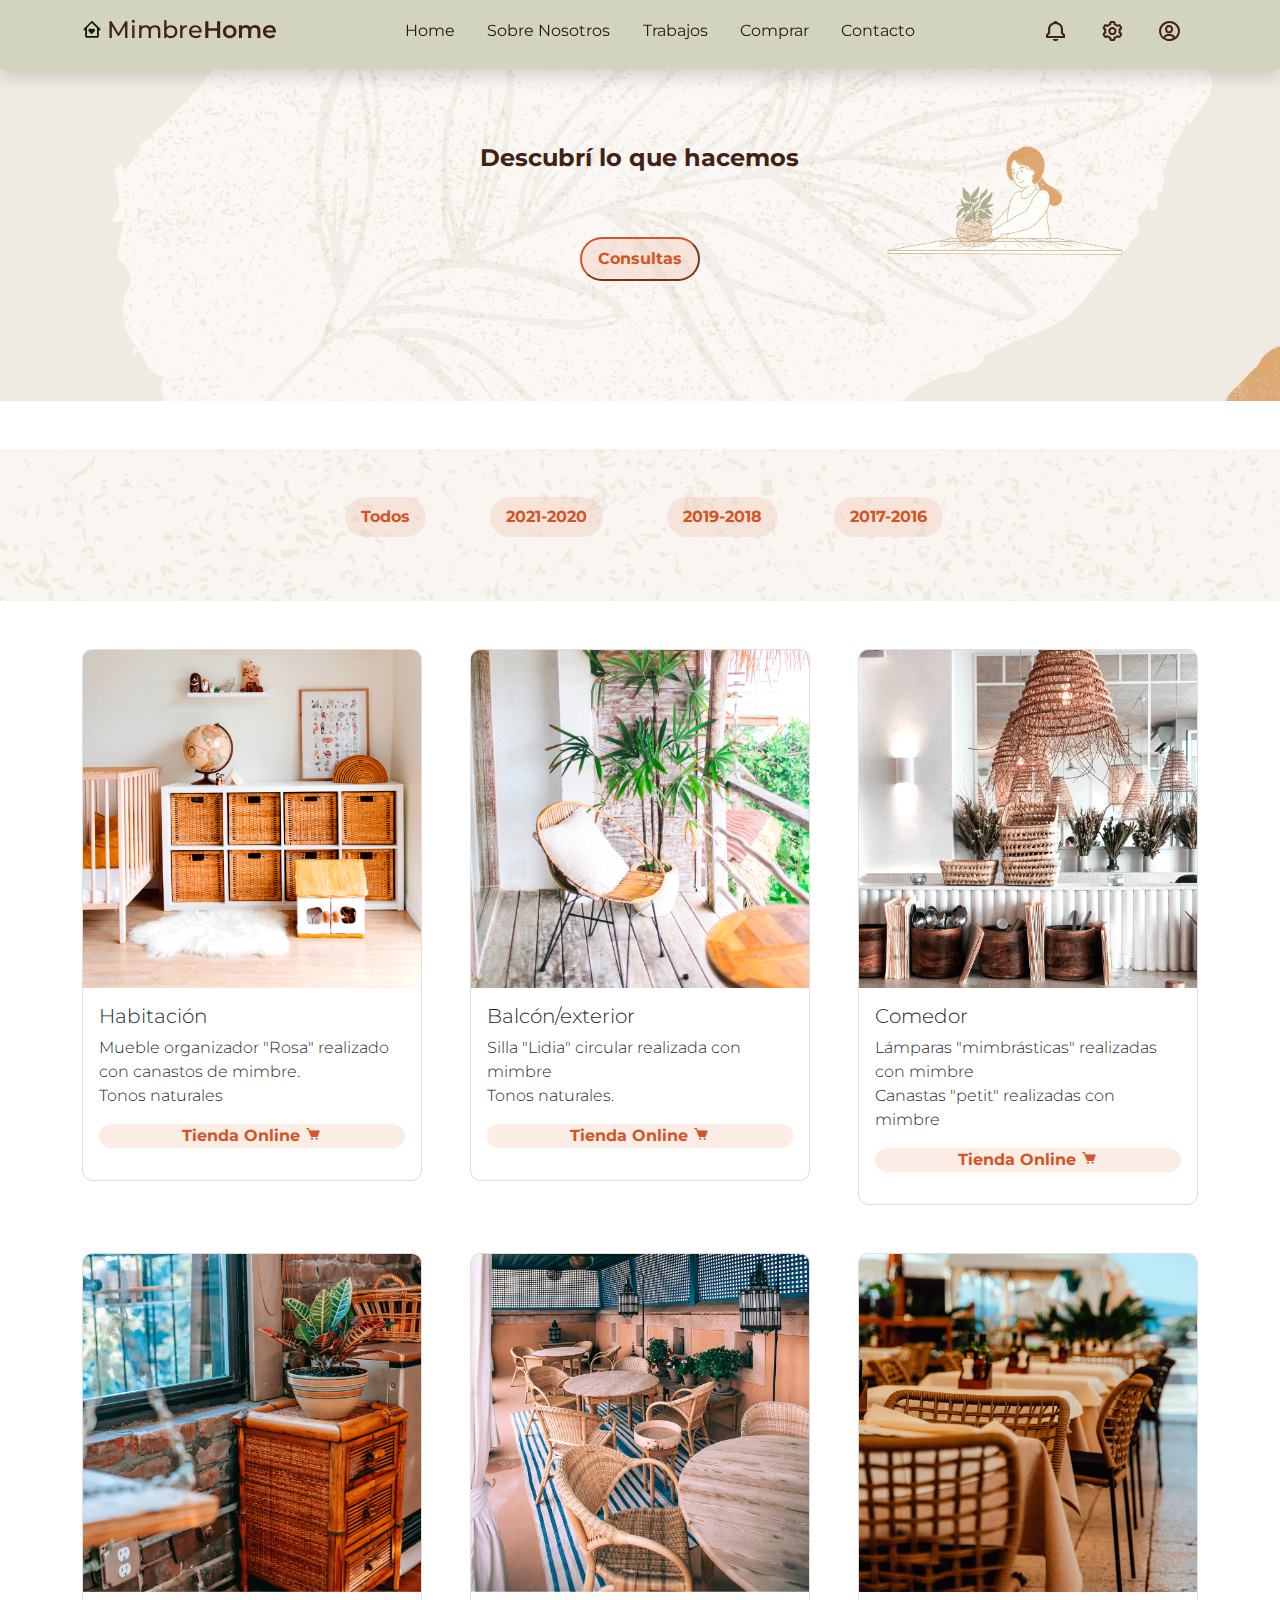
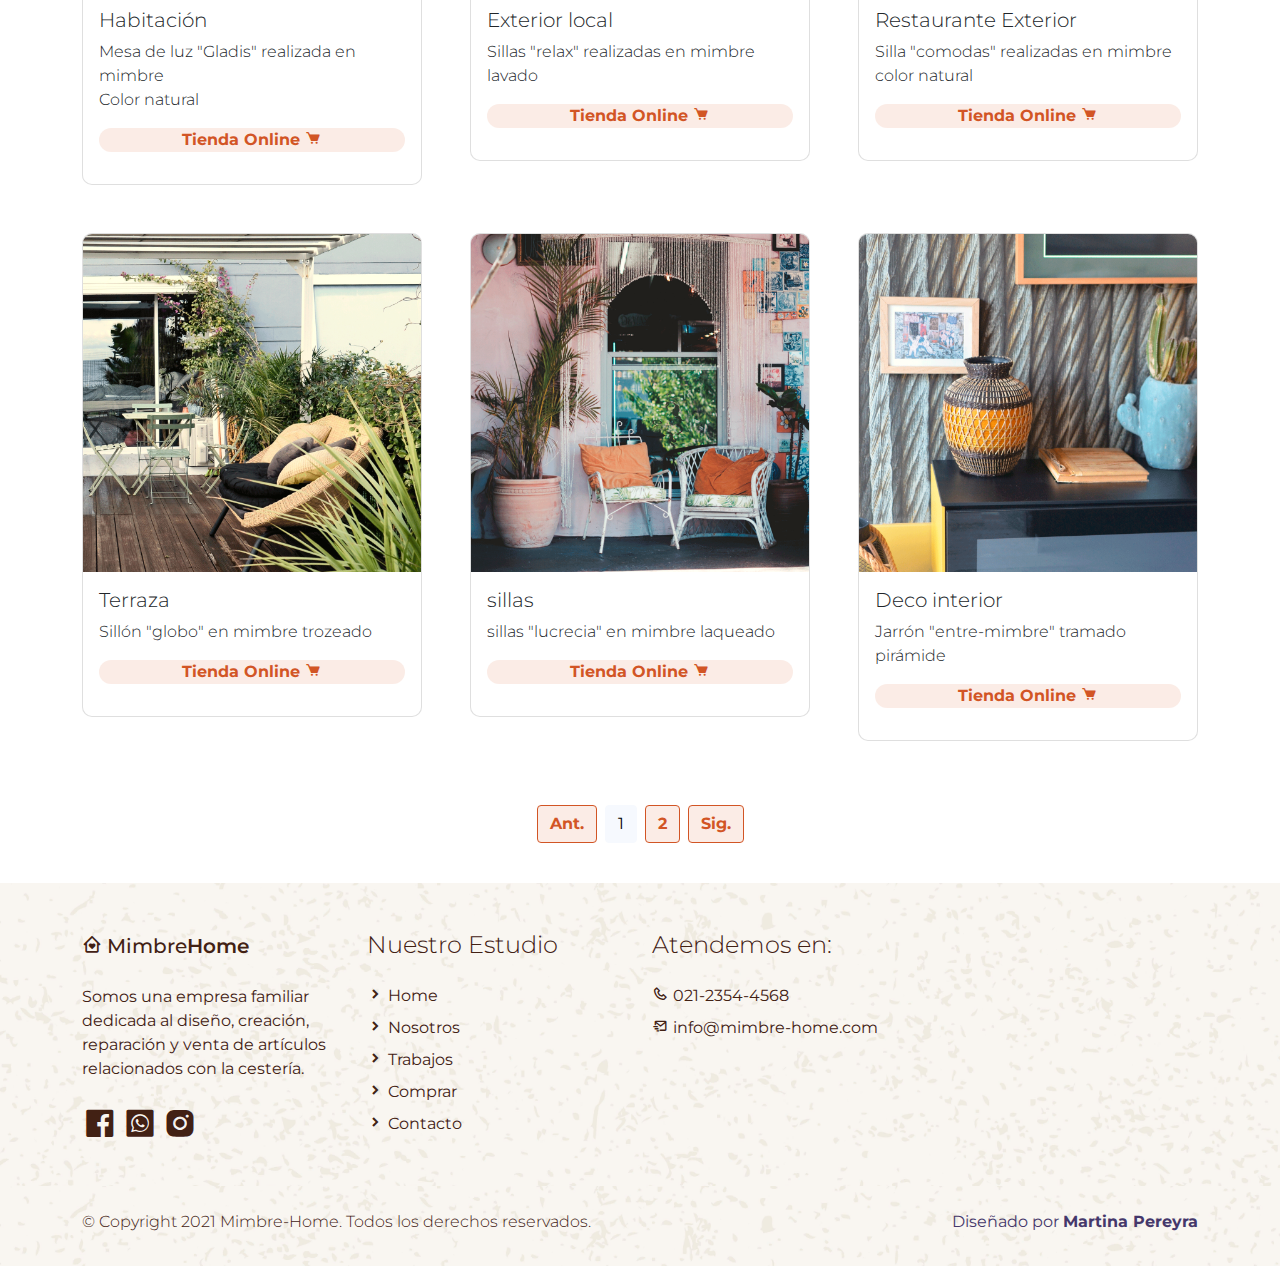
<file: work.html>
<!DOCTYPE html>
<html lang="en">

<head>
    <title>Mimbre-Home</title>
    <meta charset="utf-8">
    <meta name="viewport" content="width=device-width, initial-scale=1">
    <link rel="apple-touch-icon" href="assets/img/apple-icon.png">
    <!-- Load Require CSS -->
    <link href="assets/css/bootstrap.min.css" rel="stylesheet">
    <!-- Font CSS -->
    <link href="assets/css/boxicon.min.css" rel="stylesheet">
    <link href="https://fonts.googleapis.com/css2?family=Open+Sans:wght@300;400;600&display=swap" rel="stylesheet">
	  <!-- Font CSS -->
      <link href="assets/css/boxicon.min.css" rel="stylesheet">
      <link href="https://fonts.googleapis.com/css2?family=Open+Sans:wght@300;400;600&display=swap" rel="stylesheet">
        <!-- iconos boxicons -->
        <link href='https://unpkg.com/boxicons@2.0.7/css/boxicons.min.css' rel='stylesheet'>
        <!-- tipo de letra MONSERRAT-->
        <link rel="preconnect" href="https://fonts.gstatic.com">
        <link href="https://fonts.googleapis.com/css2?family=Montserrat:wght@300&display=swap" rel="stylesheet"> 
      <link rel="stylesheet" href="assets/css/estilos.css">
  
  </head>
  
  <body>
          <!-- Header 
	nav = cuyo propósito es proporcionar enlaces de navegación, ya sea dentro del documento actual 
	o a otros documentos
	-->

    <nav id="main_nav" class="navbar navbar-expand-lg navbar-light shadow position-fixed all-corners w-100 h-5 mb-5 p-sm-1" style="background-color:#D3D4BD; z-index: 2; ">
	
        <!--navbar-expand-lg = envoltorio para que el navbar se estire en lg
        navbar-light = texto negro de la letra
        bg-white = fondo de color blanco
        -->
    
            <div class="container d-flex justify-content-between align-items-center">
            
                <a class="navbar-brand h1" href="index.html">
                <!--navbar-brand = clase se utiliza para resaltar la marca o logotipo de su página-->	
                <i class='bx bx-home-heart'></i>
                    <!--	bx bx-buildings = icono del logo de la web: 
                    http://www.unisvg.com/icon-sets/bx/bx-buildings.html 
                    https://boxicons.com/
                    -->
    
               <span class="text-primary h4">Mimbre</span><span class="text-primary h4 semi-bold-600">Home</span></a>
                
                <!--	boton de hamburguesa --> 
                    <button class="navbar-toggler border-0" 
                    type="button" data-bs-toggle="collapse" 
                    data-bs-target="#navbar-toggler-success" 
                    aria-controls="navbarSupportedContent" 
                    aria-expanded="false" 
                    aria-label="Toggle navigation">
                    <span class="navbar-toggler-icon">
                    </span>
                </button>
            <!------------------------------------------- Opciones del Menu		-->
            <div class="align-self-center collapse navbar-collapse flex-fill  d-lg-flex justify-content-lg-between " 
            id="navbar-toggler-success">
            
            <!-------collapse navbar-collapse= para agrupar y ocultar el contenido de la barra de navegación 
            por un punto de interrupción principal.
            flex-fill = obliga a que todos los elementos tengan el mismo tamaño de ancho
            d-lg-flex = utilidades para crear un contenedor flexbox y transforme los elementos secundarios 
            directos en elementos flexibles
            -->
                            <div class="flex-fill mx-xl-5 mb-2">
                    <!--	  mx=para clases que establecen tanto *-lefty*-right-->
                            <ul class="nav navbar-nav d-flex justify-content-between mx-xl-5 text-center text-primary ">
                        <!--   .navbar-nav para una navegación ligera y de altura completa 
                           (incluida la compatibilidad con menús desplegables).-->
                            <li class="nav-item">
                                <a class="nav-link btn-outline-primary rounded-pill px-3" href="index.html">Home</a>
                            <!-- px = padding y mx es el margin 
                            rounded-pill =genera ese boton con bordes redondeados rounded-circle-->	
                            </li>
                            <li class="nav-item">
                                <a class="nav-link btn-outline-primary rounded-pill px-3" href="about.html">Sobre Nosotros</a>
                            </li>
                            <li class="nav-item">
                                <a class="nav-link btn-outline-primary rounded-pill px-3 " href="work.html">Trabajos</a>
                            </li>
                            <li class="nav-item">
                                <a class="nav-link btn-outline-primary rounded-pill px-3  " href="pricing.html">Comprar</a>
                            </li>
                            <li class="nav-item">
                                <a class="nav-link btn-outline-primary rounded-pill px-3 " href="contact.html">Contacto</a>
                            </li>
                        </ul>
                    </div>
    
    <!---------------------------------------------------------Fin de las opciones del menu
    ------------------------------------------------------------ Inicio de los iconos del menu-->
                    <div class="navbar align-self-center d-flex">
                        <a class="nav-link" href="#"><i class='bx bx-bell bx-sm bx-tada-hover text-primary'></i></a>
                        <a class="nav-link" href="#"><i class='bx bx-cog bx-sm text-primary'></i></a>
                        <a class="nav-link" href="#"><i class='bx bx-user-circle bx-sm text-primary'></i></a>
                        <!--	https://iconify.design/icon-sets/bx/-->
                    </div>
                </div>
            </div>
        </nav>
    <!----------------------------------------------------------- Fin de los iconos del menu
    
        <!-- Close Header -->
     <!----------------------------------------------------------- Fin del Header-->
  
    <!-- Start Banner Hero -->
    <div  id="banner-work" class="banner-wrapper bg-light w-100 py-5" >
        <div class="banner-vertical-center-work container text-light d-flex justify-content-center align-items-center py-5 p-2">
            <div class="banner-content col-lg-8  m-lg-auto text-center d-flex flex-column">
                <h3 class="h4 pb-2 regular-300 text-primary pt-5"><b>Descubrí lo que hacemos</b></h3>
               <a href="contact.html"><button type="submit" class="btn-secondary btn-outline-secondary rounded-pill mb-4 p-2 px-3 mt-5">Consultas</button></a>
            </div>
        </div>
    </div>
    <!-- End Banner Hero -->

    <!-- Start Our Work -->
    <section class=" mb-2 mt-5" >
        <div class=" justify-content-center bg-primary p-5 w-100 mb-5">
            <ul class="nav d-flex justify-content-center ">
                <li class="nav-item mx-lg-4">
                    <a class="btn-secondary filter-btn nav-link btn-outline-secondary rounded-pill mb-2 mx-2"  href="#" data-filter=".project">Todos</a>
            <!-- btn-outline = boton transparente -->
                </li>
                <li class="nav-item mx-lg-4">
                    <a class="btn-secondary filter-btn nav-link btn-outline-secondary rounded-pill mb-2 mx-2   " 
                    href="#" data-filter=".muebles">2021-2020</a>
                </li>
                <li class="filter-btn nav-item mx-lg-4">
                    <a class="btn-secondary filter-btn nav-link btn-outline-secondary rounded-pill mb-3 mx-2 flex-wrap" 
                    href="#" data-filter=".accesorios">2019-2018</a>
                </li>
                <li class="nav-item mx-lg-4">
                    <a class="btn-secondary filter-btn nav-link btn-outline-secondary rounded-pill"  
                    href="#" data-filter=".decoracion">2017-2016</a>
                </li>
            </ul>
        </div>
    </section>
    <section class="container overflow-hidden mt-5 mb-3">
        <div class="row gx-5 gx-sm-3 gx-lg-5 gy-lg-5 gy-3 pb-3 mt-0 projects muebles accesorios decoracion ">

            <div class=" row gx-lg-5 m-1 mb-2">
                <a href="./pricing.html" class="col-sm-6 col-lg-4 text-decoration-none project muebles">
                    <div class="service-work overflow-hidden card mb-5 mx-5 m-sm-0">
                        <img class="card-img-top" src="./assets/img/26.png" alt="...">
                        <div class="card-body">
                            <h5 class="card-title light-300 text-dark">Habitación</h5>
                            <p class="card-text light-300 text-dark">
                                Mueble organizador "Rosa" realizado con canastos de mimbre.<br>
                                Tonos naturales
                            </p>
                            <p class="text-decoration-none text-center text-primary light-300 btn-secondary rounded-pill ">
                                Tienda Online  <i class='bx bxs-cart' ></i>
                            </p>
                        </div>
                    </div>
                </a>
                <a href="./pricing.html" class="col-sm-6 col-lg-4 text-decoration-none project muebles ">
                    <div class="service-work overflow-hidden card mx-5 mx-sm-0 mb-5">
                        <img class="card-img-top" src="./assets/img/27.png" alt="...">
                        <div class="card-body">
                            <h5 class="card-title light-300 text-dark">Balcón/exterior</h5>
                            <p class="card-text light-300 text-dark">
                                Silla "Lidia" circular realizada con mimbre<br>
                                Tonos naturales.
                            </p>
                            <p class="text-decoration-none text-center text-primary light-300 btn-secondary rounded-pill ">
                                Tienda Online  <i class='bx bxs-cart' ></i>
                            </p>
                        </div>
                    </div>
                </a>
                <a href="./pricing.html" class="col-sm-6 col-lg-4 text-decoration-none project muebles">
                    <div class="service-work overflow-hidden card mx-5 mx-sm-0 mb-5">
                        <img class="card-img-top" src="./assets/img/28.png" alt="...">
                        <div class="card-body">
                            <h5 class="card-title light-300 text-dark">Comedor</h5>
                            <p class="card-text light-300 text-dark">
                                Lámparas "mimbrásticas" realizadas con mimbre<br>
                                Canastas "petit" realizadas con mimbre </b>
                                <p class="text-decoration-none text-center text-primary light-300 btn-secondary rounded-pill ">
                                    Tienda Online  <i class='bx bxs-cart' ></i>
                                </p>
                        </div>
                    </div>
                </a>
                <a href="./pricing.html" class="col-sm-6 col-lg-4 text-decoration-none project accesorios">
                    <div class="service-work overflow-hidden card mx-5 mx-sm-0 mb-5">
                        <img class="card-img-top" src="./assets/img/29.png" alt="...">
                        <div class="card-body">
                            <h5 class="card-title light-300 text-dark">Habitación</h5>
                            <p class="card-text light-300 text-dark">
                                Mesa de luz "Gladis" realizada en mimbre<br>
                                Color natural<br>
                            </p>
                            <p class="text-decoration-none text-center text-primary light-300 btn-secondary rounded-pill ">
                                Tienda Online  <i class='bx bxs-cart' ></i>
                            </p>
                        </div>
                    </div>
                </a>
                <a href="./pricing.html" class="col-sm-6 col-lg-4 text-decoration-none project accesorios ">
                    <div class="service-work overflow-hidden card mx-5 mx-sm-0 mb-5">
                        <img class="card-img-top" src="./assets/img/30.png" alt="...">
                        <div class="card-body">
                            <h5 class="card-title light-300 text-dark">Exterior local</h5>
                            <p class="card-text light-300 text-dark">
                                Sillas "relax" realizadas en mimbre lavado<br>
                            </p>
                            <p class="text-decoration-none text-center text-primary light-300 btn-secondary rounded-pill ">
                                Tienda Online  <i class='bx bxs-cart' ></i>
                            </p>
                        </div>
                    </div>
                </a>
            

                <a href="./pricing.html" class="col-sm-6 col-lg-4 text-decoration-none project accesorios">
                    <div class="service-work overflow-hidden card mx-5 mx-sm-0 mb-5">
                        <img class="card-img-top" src="./assets/img/31.png" alt="...">
                        <div class="card-body">
                            <h5 class="card-title light-300 text-dark">Restaurante Exterior</h5>
                            <p class="card-text light-300 text-dark">
                                Silla "comodas" realizadas en mimbre<br>
                                color natural<br>
                            </p>
                            <p class="text-decoration-none text-center text-primary light-300 btn-secondary rounded-pill ">
                                Tienda Online  <i class='bx bxs-cart' ></i>
                            </p>
                        </div>
                    </div>
                </a>
                <a href="./pricing.html" class="col-sm-6 col-lg-4 text-decoration-none project decoracion">
                    <div class="service-work overflow-hidden card mx-5 mx-sm-0 mb-5">
                        <img class="card-img-top" src="./assets/img/32.png" alt="...">
                        <div class="card-body">
                            <h5 class="card-title light-300 text-dark">Terraza</h5>
                            <p class="card-text light-300 text-dark">
                                Sillón "globo" en mimbre trozeado<br>
                        
                            </p>
                            <p class="text-decoration-none text-center text-primary light-300 btn-secondary rounded-pill ">
                                Tienda Online  <i class='bx bxs-cart' ></i>
                            </p>
                        </div>
                    </div>
                </a>
                <a href="./pricing.html" class="col-sm-6 col-lg-4 text-decoration-none project decoracion">
                    <div class="service-work overflow-hidden card mx-5 mx-sm-0 mb-5">
                        <img class="card-img-top" src="./assets/img/33.png" alt="...">
                        <div class="card-body">
                            <h5 class="card-title light-300 text-dark">sillas</h5>
                            <p class="card-text light-300 text-dark">
                                sillas "lucrecia" en mimbre laqueado<br>
                            </p>
                            <p class="text-decoration-none text-center text-primary light-300 btn-secondary rounded-pill ">
                                Tienda Online  <i class='bx bxs-cart' ></i>
                            </p>
                        </div>
                    </div>
                </a>
                <a href="./pricing.html" class="col-sm-6 col-lg-4 text-decoration-none project decoracion">
                    <div class="service-work overflow-hidden card mx-5 mx-sm-0 mb-5">
                        <img class="card-img-top" src="./assets/img/34.png" alt="...">
                        <div class="card-body">
                            <h5 class="card-title light-300 text-dark">Deco interior</h5>
                            <p class="card-text light-300 text-dark">
                                Jarrón "entre-mimbre" tramado pirámide<br>
                            </p>
                            <p class="text-decoration-none text-center text-primary light-300 btn-secondary rounded-pill ">
                                Tienda Online  <i class='bx bxs-cart' ></i>
                            </p>
                        </div>
                    </div>
                </a>
            </div>
        </div>
        <div class="align-items-end align-bottom align-content-end" style="height: max-content;">
            <div class="btn-toolbar justify-content-center pb-4 mh-5" role="toolbar" aria-label="Toolbar with button groups">
                <div class="btn-group me-2" role="group" aria-label="First group">
                    <button type="button" class="btn btn-secondary text-white">Ant.</button>
                </div>
                <div class="btn-group me-2" role="group" aria-label="Second group">
                    <button type="button" class="btn btn-light">1</button>
                </div>
                <div class="btn-group me-2" role="group" aria-label="Second group">
                    <button type="button" class="btn btn-secondary text-white">2</button>
                </div>
                <div class="btn-group" role="group" aria-label="Third group">
                    <button type="button" class="btn btn-secondary text-white">Sig.</button>
                </div>
            </div>
        </div>
    </section>
    <!-- End Our Work -->

 <!-- Start Footer -->
 <footer class="bg-primary pt-4 text-primary">
    <div class="container ">
        <div class="row py-4">

            <div class="col-lg-3 col-12 align-left">
                <a class="navbar-brand" href="index.html">
                    <i class='bx bx-home-heart text-primary'></i>
                    <span class=" h5 text-primary">Mimbre</span><span class="text-primary h5 semi-bold-600">Home</span>
                </a>
                <p class="text-primary my-lg-4 my-2">
                    Somos una empresa familiar dedicada al diseño, creación, reparación y venta de artículos relacionados con la cestería.
                </p>
                <ul class="list-inline footer-icons light-300">
                    <li class="list-inline-item m-0">
                        <a class="text-primary" target="_blank" href="http://facebook.com/">
                            <i class='bx bxl-facebook-square bx-md'></i>
                        </a>
                    </li>
                    <li class="list-inline-item m-0">
                        <a class="text-primary" target="_blank" href="https://www.whatsapp.com/">
                            <i class='bx bxl-whatsapp-square bx-md'></i>
                        </a>
                    </li>
                    </li>
                    <li class="list-inline-item m-0">
                        <a class="text-primary" target="_blank" href="https://www.instagram.com/">
                            <i class='bx bxl-instagram-alt bx-md'></i>
                        </a>
                    </li>  
                </ul>
            </div>

            <div class="col-lg-3 col-md-4 my-sm-0 mt-4">
                <h3 class="h4 pb-lg-3 text-primary light-300">Nuestro Estudio</h2>
                    <ul class="list-unstyled text-primary light-300">
                        <li class="pb-2">
                            <i class='bx-fw bx bxs-chevron-right bx-xs'></i><a class="text-decoration-none text-primary" 
                            href="index.html">Home</a>
                        </li>
                        <li class="pb-2">
                            <i class='bx-fw bx bxs-chevron-right bx-xs'></i><a class="text-decoration-none text-primary py-1" 
                            href="about.html">Nosotros</a>
                        </li>
                        <li class="pb-2">
                            <i class='bx-fw bx bxs-chevron-right bx-xs'></i><a class="text-decoration-none text-primary py-1" 
                            href="work.html">Trabajos</a>
                        </li>
                        <li class="pb-2">
                            <i class='bx-fw bx bxs-chevron-right bx-xs'></i></i><a class="text-decoration-none text-primary py-1" 
                            href="pricing.html">Comprar</a>
                        </li>
                        <li class="pb-2">
                            <i class='bx-fw bx bxs-chevron-right bx-xs'></i><a class="text-decoration-none text-primary py-1" 
                            href="contact.html">Contacto</a>
                        </li>
                    </ul>
            </div>


            <div class="col-lg-3 col-md-4 my-sm-0 mt-4">
                <h2 class="h4 pb-lg-3 text-primary light-300">Atendemos en:</h2>
                <ul class="list-unstyled text-primary light-300">
                    <li class="pb-2">
                        <i class='bx-fw bx bx-phone bx-xs'></i><a class="text-decoration-none text-primary py-1" 
                        href="tel:010-020-0340">021-2354-4568</a>
                    </li>
                    <li class="pb-2">
                        <i class='bx-fw bx bx-mail-send bx-xs'></i><a class="text-decoration-none text-primary py-1"
                        href="mailto:info@company.com">info@mimbre-home.com</a>
                    </li>
                </ul>
            </div>

        </div>
    </div>

    <div class="w-100 bg-primary py-3 text-primary">
        <div class="container">
            <div class="row pt-2">
                <div class="col-lg-6 col-sm-12">
                    <p class="text-lg-start text-center text-primary light-300">
                        © Copyright 2021 Mimbre-Home. Todos los derechos reservados.
                    </p>
                </div>
                <div class="col-lg-6 col-sm-12">
                    <p class="text-lg-end text-center text-secondary ">
                        Diseñado por <b>Martina Pereyra</b></a>
                    </p>
                </div>
            </div>
        </div>
    </div>

</footer>
<!-- End Footer -->




    <!-- Bootstrap -->
    <script src="assets/js/bootstrap.bundle.min.js"></script>
    <!-- Lightbox -->
    <script src="assets/js/fslightbox.js"></script>
    <!-- Load jQuery require for isotope -->
    <script src="assets/js/jquery.min.js"></script>
    <!-- Isotope -->
    <script src="assets/js/isotope.pkgd.js"></script>
    <!-- Page Script -->
    <script>
        $(window).load(function() {
            // init Isotope
            var $projects = $('.projects').isotope({
                itemSelector: '.project',
                layoutMode: 'fitRows'
            });
            $(".filter-btn").click(function() {
                var data_filter = $(this).attr("data-filter");
                $projects.isotope({
                    filter: data_filter
                });
                $(".filter-btn").removeClass("active");
                $(".filter-btn").removeClass("shadow");
                $(this).addClass("active");
                $(this).addClass("shadow");
                return false;
            });
        });
    </script>


</body>

</html>
</file>
<file: assets/css/estilos.css>
/*
---------------------------------------------
Índice
------------------------------------------------
1. Typography
2. Main Nav
3. Home
4. About
5. Work
6. Single Work
7. Pricing
8. Contact
--------------------------------------------- */

*{
  font-family: 'Montserrat', sans-serif  !important;

}

/* Typography */
p, a {font-weight: 400;}
.h2 {font-size: 40px;}
.h3 {font-size: 28px;}
.light-300 {
  font-family: 'Montserrat', sans-serif !important;
  font-weight: 300;
}
.regular-400 {
  font-family: 'Montserrat', sans-serif !important;
  font-weight: 400;
}
.semi-bold-600 {
  font-family: 'Montserrat', sans-serif !important;
  font-weight: 600;
}
.typo-space-line::after,
.typo-space-line-center::after {
  content: "";
  width: 150px;
  display:block;
  position: absolute;
  border-bottom:  5px solid; 
  padding-top: .5em;
}
.typo-space-line-center::after {
  left: 50%;
  margin-left: -75px;
}
/*background banner */
.bg-bannerPrincipal{
  background :url(../img/banner-principal.jpg) !important; 
  background-position: center center !important; 
  background-size: cover !important;
  
}
.bg-bannerSale{
  background: url(../img/banner-sale.jpg)!important;
  background-position : center center !important; 
  background-size: cover !important;


}
#banner-contact{
  background :url(../img/banner-contact.jpg) !important; 
  background-position : center center !important; 
  background-size: cover !important;
}
#banner-about{
  background :url(../img/22.jpg)!important;
  background-position : center center !important; 
  background-size: cover !important;
}
#banner-work{
  background :url(../img/banner-work.jpg) !important; 
  background-position: center center !important; 
  background-size:cover !important; 
}

/* cambios color, primary*/
.text-primary{
  color: #422114 !important;
}

/* line 65, src/assets/scss/_buttons.scss */
.btn-outline-primary {
  color: #29160f !important;
  border:none!important;
}

/* line 85, src/assets/scss/mixins/_buttons.scss */
.btn-outline-primary:hover {
  color:#29160f;
  background-color: #f8e6d1 !important;
  border-color: #C5E8E4!important;
}
.btn-check:focus + .btn-outline-primary, .btn-outline-primary:focus {
  -webkit-box-shadow: 0 0 0 0.1rem #29160f52 !important;
          box-shadow: 0 0 0 0.1rem #29160f52 !important;
}

/* line 96, src/assets/scss/mixins/_buttons.scss */
.btn-check:checked + .btn-outline-primary,
.btn-check:active + .btn-outline-primary, .btn-outline-primary:active, .btn-outline-primary.active, .btn-outline-primary.dropdown-toggle.show {
  color: #f6f9fe;
  background-color: none !important;
  border-color: none !important;
}

/* line 105, src/assets/scss/mixins/_buttons.scss */
.btn-check:checked + .btn-outline-primary:focus,
.btn-check:active + .btn-outline-primary:focus, .btn-outline-primary:active:focus, .btn-outline-primary.active:focus, .btn-outline-primary.dropdown-toggle.show:focus {
  -webkit-box-shadow: 0 0 0 0.25rem none !important;
          box-shadow: 0 0 0 0.25rem none !important;
}

/* line 115, src/assets/scss/mixins/_buttons.scss */
.btn-outline-primary:disabled, .btn-outline-primary.disabled {
  color: #29160f!important;
  background-color: transparent;
}



/* line 59, src/assets/scss/_buttons.scss */
.btn-primary {
  color: #d25525;
  background-color:#fff8f060!important;
  border-color: #d25525!important;
}

/* line 25, src/assets/scss/mixins/_buttons.scss */
.btn-primary:hover {
  color: #FFF8F0;
  background-color: #d25525 !important;
  border-color: #d25525!important;
}

/* line 31, src/assets/scss/mixins/_buttons.scss */
.btn-check:focus + .btn-primary, .btn-primary:focus {
  color: #f6f9fe;
  background-color:  #d25525 !important;
  border-color:  #d25525 !important;
  -webkit-box-shadow: 0 0 0 0.25rem none !important;
          box-shadow: 0 0 0 0rem #f5ccbc  !important;
}


/* line 44, src/assets/scss/mixins/_buttons.scss */
.btn-check:checked + .btn-primary,
.btn-check:active + .btn-primary, .btn-primary:active, .btn-primary.active,
.show > .btn-primary.dropdown-toggle {
  color: #f6f9fe;
  background-color: #d25525 !important;
  border-color: #d25525 !important;
}

/* line 55, src/assets/scss/mixins/_buttons.scss */
.btn-check:checked + .btn-primary:focus,
.btn-check:active + .btn-primary:focus, .btn-primary:active:focus, .btn-primary.active:focus,
.show > .btn-primary.dropdown-toggle:focus {
  -webkit-box-shadow: 0 0 0 0.25rem none  !important;
          box-shadow: 0 0 0 0.25rem none!important;
}

/* line 65, src/assets/scss/mixins/_buttons.scss */
.btn-primary:disabled, .btn-primary.disabled {
  color: #d25525 !important;
  background-color: none !important;
  border-color:none !important; 
}
.bg-primary {
  background-color: #efebe0!important;
  background-image:url("../img/fondo-primary.jpg");
  background-size: cover;
}
/*cambios SECONDARY*/
.bg-secondary {
  background-image: url(../img/fondo-primary.jpg) !important;
  background-position: center center !important; 
  background-size: cover !important;
}

.text-secondary {
  color: #45386B!important;

}

/* line 59, src/assets/scss/_buttons.scss */
.btn-secondary {
  color: #d25525 !important;
  background-color:#e6916f2c!important;
  font-weight: bold!important;
  border-color: #d25525 !important ;
}


/* line 25, src/assets/scss/mixins/_buttons.scss */
.btn-secondary:hover {
  color: #FFF8F0 !important;
  background-color:#d25525!important;
  border-color: #d25525 !important;
}

/* line 31, src/assets/scss/mixins/_buttons.scss */
.btn-check:focus + .btn-secondary, .btn-secondary:focus {
  color: #FFF8F0 !important;
  background-color:#d25525 !important;
  border-color: #d25525 !important;
  -webkit-box-shadow: none !important;
          box-shadow: none !important;
}

/* line 44, src/assets/scss/mixins/_buttons.scss */
.btn-check:checked + .btn-secondary,
.btn-check:active + .btn-secondary, .btn-secondary:active, .btn-secondary.active,
.show > .btn-secondary.dropdown-toggle {
  color: none  !important;

}

/* line 55, src/assets/scss/mixins/_buttons.scss */
.btn-check:checked + .btn-secondary:focus,
.btn-check:active + .btn-secondary:focus, .btn-secondary:active:focus, .btn-secondary.active:focus,
.show > .btn-secondary.dropdown-toggle:focus {
  -webkit-box-shadow:  none !important;
          box-shadow: none !important;
}

/* line 65, src/assets/scss/mixins/_buttons.scss */
.btn-secondary:disabled, .btn-secondary.disabled {
  color: #d25525 !important;;
  background-color:#FFF8F0!important;
  border-color: #d25525 !important;;;
}



/* Main Nav */
#main_nav .nav-item .nav-link:hover {color: #fff;}
/* Home */

/*#index_banner {
  background-position: center center !important;
  background-size: cover !important;
  background-repeat: no-repeat !important;
  height: 100% !important;
  min-height: 60vh !important; 
  width: 100% !important;
}*/

#index_banner .carousel-item {
  min-height: 60vh;
}
#index_banner .carousel-control-prev i,
#index_banner .carousel-control-next i {
  color: #FF8811 !important;
  text-decoration: none;
  font-size: 4em;
}
#index_banner .carousel-inner {
  height: 80vh;
}
#index_banner .carousel-indicators li,
#index_banner .carousel-indicators.active {
  background-color: #FF8811 !important;
  
}
.service-wrapper .service-footer {
  max-width: 720px;
}
.service-work.card {
  border-radius: 10px !important;
  cursor: pointer;
}
.service-work .service-work-vertical {
	background: rgb(0,0,0);
  background: linear-gradient(0deg, rgba(0,0,0,1) 0%, rgba(0,0,0,0) 33.33%, rgba(255,255,255,1) 66.66%, rgba(255,255,255,0) 99.99%);
  background-size: 300% 300%;
  background-position: 0% 100%;
  transition: .5s;
}
.service-work .service-work-vertical:hover {
  background-position: 0% 0%;
  transition: .5s;
}
.service-work .service-work-vertical:hover * {
  color: #000;
  border-color: #000;
  transition: .5s;
}
.recent-work.card{
  border-radius: 10px !important;
}
.recent-work .recent-work-vertical {
	background: rgb(255,255,255);
  background: linear-gradient(0deg, rgba(255,255,255,1) 0%, rgba(255,255,255,0) 33.333%, #B7E1DC 66.666%, rgba(255, 255, 255, 0) 99.999%);
  background-size: 300% 300%;
  background-position: 0% 100%;
  transition: .5s;
  cursor: pointer;
}
.recent-work .recent-work-vertical:hover {
  background-position: 0% 0%;
  transition: .5s;
}
.recent-work .recent-work-vertical:hover div.recent-work-content {
  top: 50%;
  margin-top: -2.5em;
  position: absolute;
}
.recent-work .recent-work-vertical:hover * {
  color: white;
  transition: .5s;
}
/* About */
#work_banner {
  background-image: url('../img/banner-work.jpg');
  background-position: center center; background-size: cover;
  height: 100%;
  width: 100%;
}
.progress {
  height: 8px;
}
.objective-icon {
  border-radius: 13px;
  width: 8rem;
}
.partner-wap {
  background-color: #deb13a;
  transition: 1s;
  cursor: pointer;
}
.partner-wap:hover {
  background-color: #b1b3f5;
}
.why-us {
  background: rgb(239,239,253);
  background: -moz-linear-gradient(0deg, rgba(239,239,253,1) 50%, rgba(255,255,255,1) 50%);
  background: -webkit-linear-gradient(0deg, rgba(239,239,253,1) 50%, rgba(255,255,255,1) 50%);
  background: linear-gradient(0deg, rgba(239,239,253,1) 50%, rgba(255,255,255,1) 50%);
  filter: progid:DXImageTransform.Microsoft.gradient(startColorstr="#efeffd",endColorstr="#ffffff",GradientType=1);
}
.team-member-img {
  transition-duration: 0.15s;
 
}
.team-member:hover .team-member-img {
  padding: 10px !important;
}

/* Work */
/* Singel Work */
#work_single_banner {
  background-image: url('./../img/banner-bg-02.jpg');
  background-position: center center;
  background-size: cover;
  height: 100%;
  width: 100%;
}
.related-content {
  border-radius: 20px;
  cursor: pointer;
}
/* Pricing */
.pricing-list {
  margin-bottom: 1px;
}
.pricing-table {
  max-width: 350px;
  margin: auto;
}
.pricing-table,
.pricing-horizontal {
  border-radius: 15px !important;
}
/* Contact */
#floatingtextarea {
  height: 150px
}
/* Footer */
footer a.text-light:hover {
  color: #bfbfbf !important;
  transition-duration: 0.15s;
}



.figure {
  position: relative;
  width: 360px; /* can be omitted for a regular non-lazy image */
  max-width: 100%;
}
.figure img.image-hover {
position: absolute;
top: 0;
right: 0;
left: 0;
bottom: 0;
object-fit: contain;
opacity: 0;
transition: opacity .2s;
}
.figure:hover img.image-hover {
opacity: 1;
}
</file>
<file: assets/css/boxicon.min.css>
@font-face{font-family:'boxicons';font-weight:normal;font-style:normal;src:url('../fonts/boxicons.eot');src:url('../fonts/boxicons.eot') format('embedded-opentype'),url('../fonts/boxicons.woff2') format('woff2'),url('../fonts/boxicons.woff') format('woff'),url('../fonts/boxicons.ttf') format('truetype'),url('../fonts/boxicons.svg?#boxicons') format('svg')}.bx{font-family:'boxicons'!important;font-weight:normal;font-style:normal;font-variant:normal;line-height:1;display:inline-block;text-transform:none;speak:none;-webkit-font-smoothing:antialiased;-moz-osx-font-smoothing:grayscale}.bx-ul{margin-left:2em;padding-left:0;list-style:none}.bx-ul>li{position:relative}.bx-ul .bx{font-size:inherit;line-height:inherit;position:absolute;left:-2em;width:2em;text-align:center}@-webkit-keyframes spin{0%{-webkit-transform:rotate(0);transform:rotate(0)}100%{-webkit-transform:rotate(359deg);transform:rotate(359deg)}}@keyframes spin{0%{-webkit-transform:rotate(0);transform:rotate(0)}100%{-webkit-transform:rotate(359deg);transform:rotate(359deg)}}@-webkit-keyframes burst{0%{-webkit-transform:scale(1);transform:scale(1);opacity:1}90%{-webkit-transform:scale(1.5);transform:scale(1.5);opacity:0}}@keyframes burst{0%{-webkit-transform:scale(1);transform:scale(1);opacity:1}90%{-webkit-transform:scale(1.5);transform:scale(1.5);opacity:0}}@-webkit-keyframes flashing{0%{opacity:1}45%{opacity:0}90%{opacity:1}}@keyframes flashing{0%{opacity:1}45%{opacity:0}90%{opacity:1}}@-webkit-keyframes fade-left{0%{-webkit-transform:translateX(0);transform:translateX(0);opacity:1}75%{-webkit-transform:translateX(-20px);transform:translateX(-20px);opacity:0}}@keyframes fade-left{0%{-webkit-transform:translateX(0);transform:translateX(0);opacity:1}75%{-webkit-transform:translateX(-20px);transform:translateX(-20px);opacity:0}}@-webkit-keyframes fade-right{0%{-webkit-transform:translateX(0);transform:translateX(0);opacity:1}75%{-webkit-transform:translateX(20px);transform:translateX(20px);opacity:0}}@keyframes fade-right{0%{-webkit-transform:translateX(0);transform:translateX(0);opacity:1}75%{-webkit-transform:translateX(20px);transform:translateX(20px);opacity:0}}@-webkit-keyframes fade-up{0%{-webkit-transform:translateY(0);transform:translateY(0);opacity:1}75%{-webkit-transform:translateY(-20px);transform:translateY(-20px);opacity:0}}@keyframes fade-up{0%{-webkit-transform:translateY(0);transform:translateY(0);opacity:1}75%{-webkit-transform:translateY(-20px);transform:translateY(-20px);opacity:0}}@-webkit-keyframes fade-down{0%{-webkit-transform:translateY(0);transform:translateY(0);opacity:1}75%{-webkit-transform:translateY(20px);transform:translateY(20px);opacity:0}}@keyframes fade-down{0%{-webkit-transform:translateY(0);transform:translateY(0);opacity:1}75%{-webkit-transform:translateY(20px);transform:translateY(20px);opacity:0}}@-webkit-keyframes tada{from{-webkit-transform:scale3d(1,1,1);transform:scale3d(1,1,1)}10%,20%{-webkit-transform:scale3d(.95,.95,.95) rotate3d(0,0,1,-10deg);transform:scale3d(.95,.95,.95) rotate3d(0,0,1,-10deg)}30%,50%,70%,90%{-webkit-transform:scale3d(1,1,1) rotate3d(0,0,1,10deg);transform:scale3d(1,1,1) rotate3d(0,0,1,10deg)}40%,60%,80%{-webkit-transform:scale3d(1,1,1) rotate3d(0,0,1,-10deg);transform:scale3d(1,1,1) rotate3d(0,0,1,-10deg)}to{-webkit-transform:scale3d(1,1,1);transform:scale3d(1,1,1)}}@keyframes tada{from{-webkit-transform:scale3d(1,1,1);transform:scale3d(1,1,1)}10%,20%{-webkit-transform:scale3d(.95,.95,.95) rotate3d(0,0,1,-10deg);transform:scale3d(.95,.95,.95) rotate3d(0,0,1,-10deg)}30%,50%,70%,90%{-webkit-transform:scale3d(1,1,1) rotate3d(0,0,1,10deg);transform:scale3d(1,1,1) rotate3d(0,0,1,10deg)}40%,60%,80%{-webkit-transform:rotate3d(0,0,1,-10deg);transform:rotate3d(0,0,1,-10deg)}to{-webkit-transform:scale3d(1,1,1);transform:scale3d(1,1,1)}}.bx-spin{-webkit-animation:spin 2s linear infinite;animation:spin 2s linear infinite}.bx-spin-hover:hover{-webkit-animation:spin 2s linear infinite;animation:spin 2s linear infinite}.bx-tada{-webkit-animation:tada 1.5s ease infinite;animation:tada 1.5s ease infinite}.bx-tada-hover:hover{-webkit-animation:tada 1.5s ease infinite;animation:tada 1.5s ease infinite}.bx-flashing{-webkit-animation:flashing 1.5s infinite linear;animation:flashing 1.5s infinite linear}.bx-flashing-hover:hover{-webkit-animation:flashing 1.5s infinite linear;animation:flashing 1.5s infinite linear}.bx-burst{-webkit-animation:burst 1.5s infinite linear;animation:burst 1.5s infinite linear}.bx-burst-hover:hover{-webkit-animation:burst 1.5s infinite linear;animation:burst 1.5s infinite linear}.bx-fade-up{-webkit-animation:fade-up 1.5s infinite linear;animation:fade-up 1.5s infinite linear}.bx-fade-up-hover:hover{-webkit-animation:fade-up 1.5s infinite linear;animation:fade-up 1.5s infinite linear}.bx-fade-down{-webkit-animation:fade-down 1.5s infinite linear;animation:fade-down 1.5s infinite linear}.bx-fade-down-hover:hover{-webkit-animation:fade-down 1.5s infinite linear;animation:fade-down 1.5s infinite linear}.bx-fade-left{-webkit-animation:fade-left 1.5s infinite linear;animation:fade-left 1.5s infinite linear}.bx-fade-left-hover:hover{-webkit-animation:fade-left 1.5s infinite linear;animation:fade-left 1.5s infinite linear}.bx-fade-right{-webkit-animation:fade-right 1.5s infinite linear;animation:fade-right 1.5s infinite linear}.bx-fade-right-hover:hover{-webkit-animation:fade-right 1.5s infinite linear;animation:fade-right 1.5s infinite linear}.bx-xs{font-size:1rem!important}.bx-sm{font-size:1.55rem!important}.bx-md{font-size:2.25rem!important}.bx-fw{font-size:1.2857142857em;line-height:.8em;width:1.2857142857em;height:.8em;margin-top:-.2em!important;vertical-align:middle}.bx-lg{font-size:3.0!important}.bx-pull-left{float:left;margin-right:.3em!important}.bx-pull-right{float:right;margin-left:.3em!important}.bx-rotate-90{transform:rotate(90deg);-ms-filter:'progid:DXImageTransform.Microsoft.BasicImage(rotation=1)'}.bx-rotate-180{transform:rotate(180deg);-ms-filter:'progid:DXImageTransform.Microsoft.BasicImage(rotation=2)'}.bx-rotate-270{transform:rotate(270deg);-ms-filter:'progid:DXImageTransform.Microsoft.BasicImage(rotation=3)'}.bx-flip-horizontal{transform:scaleX(-1);-ms-filter:'progid:DXImageTransform.Microsoft.BasicImage(rotation=0,mirror=1)'}.bx-flip-vertical{transform:scaleY(-1);-ms-filter:'progid:DXImageTransform.Microsoft.BasicImage(rotation=2,mirror=1)'}.bx-border{padding:.25em;border:.07em solid rgba(0,0,0,.1);border-radius:.25em}.bx-border-circle{padding:.25em;border:.07em solid rgba(0,0,0,.1);border-radius:50%}.bx-abacus:before{content:"\e900"}.bx-accessibility:before{content:"\e901"}.bx-add-to-queue:before{content:"\e902"}.bx-adjust:before{content:"\e903"}.bx-alarm:before{content:"\e904"}.bx-alarm-add:before{content:"\e905"}.bx-alarm-exclamation:before{content:"\e906"}.bx-alarm-off:before{content:"\e907"}.bx-alarm-snooze:before{content:"\e908"}.bx-album:before{content:"\e909"}.bx-align-justify:before{content:"\e90a"}.bx-align-left:before{content:"\e90b"}.bx-align-middle:before{content:"\e90c"}.bx-align-right:before{content:"\e90d"}.bx-analyse:before{content:"\e90e"}.bx-anchor:before{content:"\e90f"}.bx-angry:before{content:"\e910"}.bx-aperture:before{content:"\e911"}.bx-arch:before{content:"\e912"}.bx-archive:before{content:"\e913"}.bx-archive-in:before{content:"\e914"}.bx-archive-out:before{content:"\e915"}.bx-area:before{content:"\e916"}.bx-arrow-back:before{content:"\e917"}.bx-arrow-from-bottom:before{content:"\e918"}.bx-arrow-from-left:before{content:"\e919"}.bx-arrow-from-right:before{content:"\e91a"}.bx-arrow-from-top:before{content:"\e91b"}.bx-arrow-to-bottom:before{content:"\e91c"}.bx-arrow-to-left:before{content:"\e91d"}.bx-arrow-to-right:before{content:"\e91e"}.bx-arrow-to-top:before{content:"\e91f"}.bx-at:before{content:"\e920"}.bx-atom:before{content:"\e921"}.bx-award:before{content:"\e922"}.bx-badge:before{content:"\e923"}.bx-badge-check:before{content:"\e924"}.bx-ball:before{content:"\e925"}.bx-band-aid:before{content:"\e926"}.bx-bar-chart:before{content:"\e927"}.bx-bar-chart-alt:before{content:"\e928"}.bx-bar-chart-alt-2:before{content:"\e929"}.bx-bar-chart-square:before{content:"\e92a"}.bx-barcode:before{content:"\e92b"}.bx-barcode-reader:before{content:"\e92c"}.bx-baseball:before{content:"\e92d"}.bx-basket:before{content:"\e92e"}.bx-basketball:before{content:"\e92f"}.bx-bath:before{content:"\e930"}.bx-battery:before{content:"\e931"}.bx-bed:before{content:"\e932"}.bx-been-here:before{content:"\e933"}.bx-beer:before{content:"\e934"}.bx-bell:before{content:"\e935"}.bx-bell-minus:before{content:"\e936"}.bx-bell-off:before{content:"\e937"}.bx-bell-plus:before{content:"\e938"}.bx-bible:before{content:"\e939"}.bx-bitcoin:before{content:"\e93a"}.bx-blanket:before{content:"\e93b"}.bx-block:before{content:"\e93c"}.bx-bluetooth:before{content:"\e93d"}.bx-body:before{content:"\e93e"}.bx-bold:before{content:"\e93f"}.bx-bolt-circle:before{content:"\e940"}.bx-bomb:before{content:"\e941"}.bx-bone:before{content:"\e942"}.bx-bong:before{content:"\e943"}.bx-book:before{content:"\e944"}.bx-book-add:before{content:"\e945"}.bx-book-alt:before{content:"\e946"}.bx-book-bookmark:before{content:"\e947"}.bx-book-content:before{content:"\e948"}.bx-book-heart:before{content:"\e949"}.bx-bookmark:before{content:"\e94a"}.bx-bookmark-alt:before{content:"\e94b"}.bx-bookmark-alt-minus:before{content:"\e94c"}.bx-bookmark-alt-plus:before{content:"\e94d"}.bx-bookmark-heart:before{content:"\e94e"}.bx-bookmark-minus:before{content:"\e94f"}.bx-bookmark-plus:before{content:"\e950"}.bx-bookmarks:before{content:"\e951"}.bx-book-open:before{content:"\e952"}.bx-book-reader:before{content:"\e953"}.bx-border-all:before{content:"\e954"}.bx-border-bottom:before{content:"\e955"}.bx-border-inner:before{content:"\e956"}.bx-border-left:before{content:"\e957"}.bx-border-none:before{content:"\e958"}.bx-border-outer:before{content:"\e959"}.bx-border-radius:before{content:"\e95a"}.bx-border-right:before{content:"\e95b"}.bx-border-top:before{content:"\e95c"}.bx-bot:before{content:"\e95d"}.bx-bowling-ball:before{content:"\e95e"}.bx-box:before{content:"\e95f"}.bx-bracket:before{content:"\e960"}.bx-braille:before{content:"\e961"}.bx-brain:before{content:"\e962"}.bx-briefcase:before{content:"\e963"}.bx-briefcase-alt:before{content:"\e964"}.bx-briefcase-alt-2:before{content:"\e965"}.bx-brightness:before{content:"\e966"}.bx-brightness-half:before{content:"\e967"}.bx-broadcast:before{content:"\e968"}.bx-brush:before{content:"\e969"}.bx-brush-alt:before{content:"\e96a"}.bx-bug:before{content:"\e96b"}.bx-bug-alt:before{content:"\e96c"}.bx-building:before{content:"\e96d"}.bx-building-house:before{content:"\e96e"}.bx-buildings:before{content:"\e96f"}.bx-bulb:before{content:"\e970"}.bx-bullseye:before{content:"\e971"}.bx-buoy:before{content:"\e972"}.bx-bus:before{content:"\e973"}.bx-bus-school:before{content:"\e974"}.bx-cabinet:before{content:"\e975"}.bx-cake:before{content:"\e976"}.bx-calculator:before{content:"\e977"}.bx-calendar:before{content:"\e978"}.bx-calendar-alt:before{content:"\e979"}.bx-calendar-check:before{content:"\e97a"}.bx-calendar-edit:before{content:"\e97b"}.bx-calendar-event:before{content:"\e97c"}.bx-calendar-exclamation:before{content:"\e97d"}.bx-calendar-heart:before{content:"\e97e"}.bx-calendar-minus:before{content:"\e97f"}.bx-calendar-plus:before{content:"\e980"}.bx-calendar-star:before{content:"\e981"}.bx-calendar-week:before{content:"\e982"}.bx-calendar-x:before{content:"\e983"}.bx-camera:before{content:"\e984"}.bx-camera-home:before{content:"\e985"}.bx-camera-movie:before{content:"\e986"}.bx-camera-off:before{content:"\e987"}.bx-capsule:before{content:"\e988"}.bx-captions:before{content:"\e989"}.bx-car:before{content:"\e98a"}.bx-card:before{content:"\e98b"}.bx-caret-down:before{content:"\e98c"}.bx-caret-down-circle:before{content:"\e98d"}.bx-caret-down-square:before{content:"\e98e"}.bx-caret-left:before{content:"\e98f"}.bx-caret-left-circle:before{content:"\e990"}.bx-caret-left-square:before{content:"\e991"}.bx-caret-right:before{content:"\e992"}.bx-caret-right-circle:before{content:"\e993"}.bx-caret-right-square:before{content:"\e994"}.bx-caret-up:before{content:"\e995"}.bx-caret-up-circle:before{content:"\e996"}.bx-caret-up-square:before{content:"\e997"}.bx-carousel:before{content:"\e998"}.bx-cart:before{content:"\e999"}.bx-cart-alt:before{content:"\e99a"}.bx-cast:before{content:"\e99b"}.bx-category:before{content:"\e99c"}.bx-category-alt:before{content:"\e99d"}.bx-cctv:before{content:"\e99e"}.bx-certification:before{content:"\e99f"}.bx-chair:before{content:"\e9a0"}.bx-chalkboard:before{content:"\e9a1"}.bx-chart:before{content:"\e9a2"}.bx-chat:before{content:"\e9a3"}.bx-check:before{content:"\e9a4"}.bx-checkbox:before{content:"\e9a5"}.bx-checkbox-checked:before{content:"\e9a6"}.bx-checkbox-square:before{content:"\e9a7"}.bx-check-circle:before{content:"\e9a8"}.bx-check-double:before{content:"\e9a9"}.bx-check-shield:before{content:"\e9aa"}.bx-check-square:before{content:"\e9ab"}.bx-chevron-down:before{content:"\e9ac"}.bx-chevron-down-circle:before{content:"\e9ad"}.bx-chevron-down-square:before{content:"\e9ae"}.bx-chevron-left:before{content:"\e9af"}.bx-chevron-left-circle:before{content:"\e9b0"}.bx-chevron-left-square:before{content:"\e9b1"}.bx-chevron-right:before{content:"\e9b2"}.bx-chevron-right-circle:before{content:"\e9b3"}.bx-chevron-right-square:before{content:"\e9b4"}.bx-chevrons-down:before{content:"\e9b5"}.bx-chevrons-left:before{content:"\e9b6"}.bx-chevrons-right:before{content:"\e9b7"}.bx-chevrons-up:before{content:"\e9b8"}.bx-chevron-up:before{content:"\e9b9"}.bx-chevron-up-circle:before{content:"\e9ba"}.bx-chevron-up-square:before{content:"\e9bb"}.bx-chip:before{content:"\e9bc"}.bx-church:before{content:"\e9bd"}.bx-circle:before{content:"\e9be"}.bx-clinic:before{content:"\e9bf"}.bx-clipboard:before{content:"\e9c0"}.bx-closet:before{content:"\e9c1"}.bx-cloud:before{content:"\e9c2"}.bx-cloud-download:before{content:"\e9c3"}.bx-cloud-drizzle:before{content:"\e9c4"}.bx-cloud-lightning:before{content:"\e9c5"}.bx-cloud-light-rain:before{content:"\e9c6"}.bx-cloud-rain:before{content:"\e9c7"}.bx-cloud-snow:before{content:"\e9c8"}.bx-cloud-upload:before{content:"\e9c9"}.bx-code:before{content:"\e9ca"}.bx-code-alt:before{content:"\e9cb"}.bx-code-block:before{content:"\e9cc"}.bx-code-curly:before{content:"\e9cd"}.bx-coffee:before{content:"\e9ce"}.bx-coffee-togo:before{content:"\e9cf"}.bx-cog:before{content:"\e9d0"}.bx-coin:before{content:"\e9d1"}.bx-coin-stack:before{content:"\e9d2"}.bx-collapse:before{content:"\e9d3"}.bx-collection:before{content:"\e9d4"}.bx-color-fill:before{content:"\e9d5"}.bx-columns:before{content:"\e9d6"}.bx-command:before{content:"\e9d7"}.bx-comment:before{content:"\e9d8"}.bx-comment-add:before{content:"\e9d9"}.bx-comment-check:before{content:"\e9da"}.bx-comment-detail:before{content:"\e9db"}.bx-comment-dots:before{content:"\e9dc"}.bx-comment-edit:before{content:"\e9dd"}.bx-comment-error:before{content:"\e9de"}.bx-comment-minus:before{content:"\e9df"}.bx-comment-x:before{content:"\e9e0"}.bx-compass:before{content:"\e9e1"}.bx-confused:before{content:"\e9e2"}.bx-conversation:before{content:"\e9e3"}.bx-cookie:before{content:"\e9e4"}.bx-cool:before{content:"\e9e5"}.bx-copy:before{content:"\e9e6"}.bx-copy-alt:before{content:"\e9e7"}.bx-copyright:before{content:"\e9e8"}.bx-credit-card:before{content:"\e9e9"}.bx-credit-card-alt:before{content:"\e9ea"}.bx-credit-card-front:before{content:"\e9eb"}.bx-crop:before{content:"\e9ec"}.bx-crosshair:before{content:"\e9ed"}.bx-crown:before{content:"\e9ee"}.bx-cube:before{content:"\e9ef"}.bx-cube-alt:before{content:"\e9f0"}.bx-cuboid:before{content:"\e9f1"}.bx-current-location:before{content:"\e9f2"}.bx-customize:before{content:"\e9f3"}.bx-cut:before{content:"\e9f4"}.bx-cycling:before{content:"\e9f5"}.bx-cylinder:before{content:"\e9f6"}.bx-data:before{content:"\e9f7"}.bx-desktop:before{content:"\e9f8"}.bx-detail:before{content:"\e9f9"}.bx-devices:before{content:"\e9fa"}.bx-dialpad:before{content:"\e9fb"}.bx-dialpad-alt:before{content:"\e9fc"}.bx-diamond:before{content:"\e9fd"}.bx-dice-1:before{content:"\e9fe"}.bx-dice-2:before{content:"\e9ff"}.bx-dice-3:before{content:"\ea00"}.bx-dice-4:before{content:"\ea01"}.bx-dice-5:before{content:"\ea02"}.bx-dice-6:before{content:"\ea03"}.bx-directions:before{content:"\ea04"}.bx-disc:before{content:"\ea05"}.bx-dish:before{content:"\ea06"}.bx-dislike:before{content:"\ea07"}.bx-dizzy:before{content:"\ea08"}.bx-dna:before{content:"\ea09"}.bx-dock-bottom:before{content:"\ea0a"}.bx-dock-left:before{content:"\ea0b"}.bx-dock-right:before{content:"\ea0c"}.bx-dock-top:before{content:"\ea0d"}.bx-dollar:before{content:"\ea0e"}.bx-dollar-circle:before{content:"\ea0f"}.bx-donate-blood:before{content:"\ea10"}.bx-donate-heart:before{content:"\ea11"}.bx-door-open:before{content:"\ea12"}.bx-dots-horizontal:before{content:"\ea13"}.bx-dots-horizontal-rounded:before{content:"\ea14"}.bx-dots-vertical:before{content:"\ea15"}.bx-dots-vertical-rounded:before{content:"\ea16"}.bx-doughnut-chart:before{content:"\ea17"}.bx-down-arrow:before{content:"\ea18"}.bx-down-arrow-alt:before{content:"\ea19"}.bx-down-arrow-circle:before{content:"\ea1a"}.bx-download:before{content:"\ea1b"}.bx-downvote:before{content:"\ea1c"}.bx-drink:before{content:"\ea1d"}.bx-droplet:before{content:"\ea1e"}.bx-dumbbell:before{content:"\ea1f"}.bx-duplicate:before{content:"\ea20"}.bx-edit:before{content:"\ea21"}.bx-edit-alt:before{content:"\ea22"}.bx-envelope:before{content:"\ea23"}.bx-envelope-open:before{content:"\ea24"}.bx-equalizer:before{content:"\ea25"}.bx-eraser:before{content:"\ea26"}.bx-error:before{content:"\ea27"}.bx-error-alt:before{content:"\ea28"}.bx-error-circle:before{content:"\ea29"}.bx-euro:before{content:"\ea2a"}.bx-exclude:before{content:"\ea2b"}.bx-exit:before{content:"\ea2c"}.bx-exit-fullscreen:before{content:"\ea2d"}.bx-expand:before{content:"\ea2e"}.bx-expand-alt:before{content:"\ea2f"}.bx-export:before{content:"\ea30"}.bx-extension:before{content:"\ea31"}.bx-face:before{content:"\ea32"}.bx-fast-forward:before{content:"\ea33"}.bx-fast-forward-circle:before{content:"\ea34"}.bx-female:before{content:"\ea35"}.bx-female-sign:before{content:"\ea36"}.bx-file:before{content:"\ea37"}.bx-file-blank:before{content:"\ea38"}.bx-file-find:before{content:"\ea39"}.bx-film:before{content:"\ea3a"}.bx-filter:before{content:"\ea3b"}.bx-filter-alt:before{content:"\ea3c"}.bx-fingerprint:before{content:"\ea3d"}.bx-first-aid:before{content:"\ea3e"}.bx-first-page:before{content:"\ea3f"}.bx-flag:before{content:"\ea40"}.bx-folder:before{content:"\ea41"}.bx-folder-minus:before{content:"\ea42"}.bx-folder-open:before{content:"\ea43"}.bx-folder-plus:before{content:"\ea44"}.bx-font:before{content:"\ea45"}.bx-font-color:before{content:"\ea46"}.bx-font-family:before{content:"\ea47"}.bx-font-size:before{content:"\ea48"}.bx-food-menu:before{content:"\ea49"}.bx-food-tag:before{content:"\ea4a"}.bx-football:before{content:"\ea4b"}.bx-fridge:before{content:"\ea4c"}.bx-fullscreen:before{content:"\ea4d"}.bx-game:before{content:"\ea4e"}.bx-gas-pump:before{content:"\ea4f"}.bx-ghost:before{content:"\ea50"}.bx-gift:before{content:"\ea51"}.bx-git-branch:before{content:"\ea52"}.bx-git-commit:before{content:"\ea53"}.bx-git-compare:before{content:"\ea54"}.bx-git-merge:before{content:"\ea55"}.bx-git-pull-request:before{content:"\ea56"}.bx-git-repo-forked:before{content:"\ea57"}.bx-glasses:before{content:"\ea58"}.bx-glasses-alt:before{content:"\ea59"}.bx-globe:before{content:"\ea5a"}.bx-globe-alt:before{content:"\ea5b"}.bx-grid:before{content:"\ea5c"}.bx-grid-alt:before{content:"\ea5d"}.bx-grid-horizontal:before{content:"\ea5e"}.bx-grid-small:before{content:"\ea5f"}.bx-grid-vertical:before{content:"\ea60"}.bx-group:before{content:"\ea61"}.bx-handicap:before{content:"\ea62"}.bx-happy:before{content:"\ea63"}.bx-happy-alt:before{content:"\ea64"}.bx-happy-beaming:before{content:"\ea65"}.bx-happy-heart-eyes:before{content:"\ea66"}.bx-hash:before{content:"\ea67"}.bx-hdd:before{content:"\ea68"}.bx-heading:before{content:"\ea69"}.bx-headphone:before{content:"\ea6a"}.bx-health:before{content:"\ea6b"}.bx-heart:before{content:"\ea6c"}.bx-heart-circle:before{content:"\ea6d"}.bx-heart-square:before{content:"\ea6e"}.bx-help-circle:before{content:"\ea6f"}.bx-hide:before{content:"\ea70"}.bx-highlight:before{content:"\ea71"}.bx-history:before{content:"\ea72"}.bx-hive:before{content:"\ea73"}.bx-home:before{content:"\ea74"}.bx-home-alt:before{content:"\ea75"}.bx-home-circle:before{content:"\ea76"}.bx-home-heart:before{content:"\ea77"}.bx-home-smile:before{content:"\ea78"}.bx-horizontal-center:before{content:"\ea79"}.bx-hotel:before{content:"\ea7a"}.bx-hourglass:before{content:"\ea7b"}.bx-id-card:before{content:"\ea7c"}.bx-image:before{content:"\ea7d"}.bx-image-add:before{content:"\ea7e"}.bx-image-alt:before{content:"\ea7f"}.bx-images:before{content:"\ea80"}.bx-import:before{content:"\ea81"}.bx-infinite:before{content:"\ea82"}.bx-info-circle:before{content:"\ea83"}.bx-info-square:before{content:"\ea84"}.bx-intersect:before{content:"\ea85"}.bx-italic:before{content:"\ea86"}.bx-joystick:before{content:"\ea87"}.bx-joystick-alt:before{content:"\ea88"}.bx-joystick-button:before{content:"\ea89"}.bx-key:before{content:"\ea8a"}.bx-label:before{content:"\ea8b"}.bx-landscape:before{content:"\ea8c"}.bx-laptop:before{content:"\ea8d"}.bx-last-page:before{content:"\ea8e"}.bx-laugh:before{content:"\ea8f"}.bx-layer:before{content:"\ea90"}.bx-layer-minus:before{content:"\ea91"}.bx-layer-plus:before{content:"\ea92"}.bx-layout:before{content:"\ea93"}.bx-left-arrow:before{content:"\ea94"}.bx-left-arrow-alt:before{content:"\ea95"}.bx-left-arrow-circle:before{content:"\ea96"}.bx-left-down-arrow-circle:before{content:"\ea97"}.bx-left-indent:before{content:"\ea98"}.bx-left-top-arrow-circle:before{content:"\ea99"}.bx-library:before{content:"\ea9a"}.bx-like:before{content:"\ea9b"}.bx-line-chart:before{content:"\ea9c"}.bx-line-chart-down:before{content:"\ea9d"}.bx-link:before{content:"\ea9e"}.bx-link-alt:before{content:"\ea9f"}.bx-link-external:before{content:"\eaa0"}.bx-lira:before{content:"\eaa1"}.bx-list-check:before{content:"\eaa2"}.bx-list-minus:before{content:"\eaa3"}.bx-list-ol:before{content:"\eaa4"}.bx-list-plus:before{content:"\eaa5"}.bx-list-ul:before{content:"\eaa6"}.bx-loader:before{content:"\eaa7"}.bx-loader-alt:before{content:"\eaa8"}.bx-loader-circle:before{content:"\eaa9"}.bx-location-plus:before{content:"\eaaa"}.bx-lock:before{content:"\eaab"}.bx-lock-alt:before{content:"\eaac"}.bx-lock-open:before{content:"\eaad"}.bx-lock-open-alt:before{content:"\eaae"}.bx-log-in:before{content:"\eaaf"}.bx-log-in-circle:before{content:"\eab0"}.bx-log-out:before{content:"\eab1"}.bx-log-out-circle:before{content:"\eab2"}.bx-low-vision:before{content:"\eab3"}.bx-magnet:before{content:"\eab4"}.bx-mail-send:before{content:"\eab5"}.bx-male:before{content:"\eab6"}.bx-male-sign:before{content:"\eab7"}.bx-map:before{content:"\eab8"}.bx-map-alt:before{content:"\eab9"}.bx-map-pin:before{content:"\eaba"}.bx-mask:before{content:"\eabb"}.bx-medal:before{content:"\eabc"}.bx-meh:before{content:"\eabd"}.bx-meh-alt:before{content:"\eabe"}.bx-meh-blank:before{content:"\eabf"}.bx-memory-card:before{content:"\eac0"}.bx-menu:before{content:"\eac1"}.bx-menu-alt-left:before{content:"\eac2"}.bx-menu-alt-right:before{content:"\eac3"}.bx-merge:before{content:"\eac4"}.bx-message:before{content:"\eac5"}.bx-message-add:before{content:"\eac6"}.bx-message-alt:before{content:"\eac7"}.bx-message-alt-add:before{content:"\eac8"}.bx-message-alt-check:before{content:"\eac9"}.bx-message-alt-detail:before{content:"\eaca"}.bx-message-alt-dots:before{content:"\eacb"}.bx-message-alt-edit:before{content:"\eacc"}.bx-message-alt-error:before{content:"\eacd"}.bx-message-alt-minus:before{content:"\eace"}.bx-message-alt-x:before{content:"\eacf"}.bx-message-check:before{content:"\ead0"}.bx-message-detail:before{content:"\ead1"}.bx-message-dots:before{content:"\ead2"}.bx-message-edit:before{content:"\ead3"}.bx-message-error:before{content:"\ead4"}.bx-message-minus:before{content:"\ead5"}.bx-message-rounded:before{content:"\ead6"}.bx-message-rounded-add:before{content:"\ead7"}.bx-message-rounded-check:before{content:"\ead8"}.bx-message-rounded-detail:before{content:"\ead9"}.bx-message-rounded-dots:before{content:"\eada"}.bx-message-rounded-edit:before{content:"\eadb"}.bx-message-rounded-error:before{content:"\eadc"}.bx-message-rounded-minus:before{content:"\eadd"}.bx-message-rounded-x:before{content:"\eade"}.bx-message-square:before{content:"\eadf"}.bx-message-square-add:before{content:"\eae0"}.bx-message-square-check:before{content:"\eae1"}.bx-message-square-detail:before{content:"\eae2"}.bx-message-square-dots:before{content:"\eae3"}.bx-message-square-edit:before{content:"\eae4"}.bx-message-square-error:before{content:"\eae5"}.bx-message-square-minus:before{content:"\eae6"}.bx-message-square-x:before{content:"\eae7"}.bx-message-x:before{content:"\eae8"}.bx-meteor:before{content:"\eae9"}.bx-microchip:before{content:"\eaea"}.bx-microphone:before{content:"\eaeb"}.bx-microphone-off:before{content:"\eaec"}.bx-minus:before{content:"\eaed"}.bx-minus-back:before{content:"\eaee"}.bx-minus-circle:before{content:"\eaef"}.bx-minus-front:before{content:"\eaf0"}.bx-mobile:before{content:"\eaf1"}.bx-mobile-alt:before{content:"\eaf2"}.bx-mobile-landscape:before{content:"\eaf3"}.bx-mobile-vibration:before{content:"\eaf4"}.bx-money:before{content:"\eaf5"}.bx-moon:before{content:"\eaf6"}.bx-mouse:before{content:"\eaf7"}.bx-mouse-alt:before{content:"\eaf8"}.bx-move:before{content:"\eaf9"}.bx-move-horizontal:before{content:"\eafa"}.bx-move-vertical:before{content:"\eafb"}.bx-movie:before{content:"\eafc"}.bx-movie-play:before{content:"\eafd"}.bx-music:before{content:"\eafe"}.bx-navigation:before{content:"\eaff"}.bx-network-chart:before{content:"\eb00"}.bx-news:before{content:"\eb01"}.bx-no-entry:before{content:"\eb02"}.bx-note:before{content:"\eb03"}.bx-notepad:before{content:"\eb04"}.bx-notification:before{content:"\eb05"}.bx-notification-off:before{content:"\eb06"}.bx-outline:before{content:"\eb07"}.bx-package:before{content:"\eb08"}.bx-paint:before{content:"\eb09"}.bx-paint-roll:before{content:"\eb0a"}.bx-palette:before{content:"\eb0b"}.bx-paperclip:before{content:"\eb0c"}.bx-paper-plane:before{content:"\eb0d"}.bx-paragraph:before{content:"\eb0e"}.bx-paste:before{content:"\eb0f"}.bx-pause:before{content:"\eb10"}.bx-pause-circle:before{content:"\eb11"}.bx-pen:before{content:"\eb12"}.bx-pencil:before{content:"\eb13"}.bx-phone:before{content:"\eb14"}.bx-phone-call:before{content:"\eb15"}.bx-phone-incoming:before{content:"\eb16"}.bx-phone-outgoing:before{content:"\eb17"}.bx-photo-album:before{content:"\eb18"}.bx-pie-chart:before{content:"\eb19"}.bx-pie-chart-alt:before{content:"\eb1a"}.bx-pie-chart-alt-2:before{content:"\eb1b"}.bx-pin:before{content:"\eb1c"}.bx-planet:before{content:"\eb1d"}.bx-play:before{content:"\eb1e"}.bx-play-circle:before{content:"\eb1f"}.bx-plug:before{content:"\eb20"}.bx-plus:before{content:"\eb21"}.bx-plus-circle:before{content:"\eb22"}.bx-plus-medical:before{content:"\eb23"}.bx-pointer:before{content:"\eb24"}.bx-poll:before{content:"\eb25"}.bx-polygon:before{content:"\eb26"}.bx-pound:before{content:"\eb27"}.bx-power-off:before{content:"\eb28"}.bx-printer:before{content:"\eb29"}.bx-pulse:before{content:"\eb2a"}.bx-purchase-tag:before{content:"\eb2b"}.bx-purchase-tag-alt:before{content:"\eb2c"}.bx-pyramid:before{content:"\eb2d"}.bx-question-mark:before{content:"\eb2e"}.bx-radar:before{content:"\eb2f"}.bx-radio:before{content:"\eb30"}.bx-radio-circle:before{content:"\eb31"}.bx-radio-circle-marked:before{content:"\eb32"}.bx-receipt:before{content:"\eb33"}.bx-rectangle:before{content:"\eb34"}.bx-recycle:before{content:"\eb35"}.bx-redo:before{content:"\eb36"}.bx-refresh:before{content:"\eb37"}.bx-rename:before{content:"\eb38"}.bx-repeat:before{content:"\eb39"}.bx-reply:before{content:"\eb3a"}.bx-reply-all:before{content:"\eb3b"}.bx-repost:before{content:"\eb3c"}.bx-reset:before{content:"\eb3d"}.bx-restaurant:before{content:"\eb3e"}.bx-revision:before{content:"\eb3f"}.bx-rewind:before{content:"\eb40"}.bx-rewind-circle:before{content:"\eb41"}.bx-right-arrow:before{content:"\eb42"}.bx-right-arrow-alt:before{content:"\eb43"}.bx-right-arrow-circle:before{content:"\eb44"}.bx-right-down-arrow-circle:before{content:"\eb45"}.bx-right-indent:before{content:"\eb46"}.bx-right-top-arrow-circle:before{content:"\eb47"}.bx-rocket:before{content:"\eb48"}.bx-rotate-left:before{content:"\eb49"}.bx-rotate-right:before{content:"\eb4a"}.bx-rss:before{content:"\eb4b"}.bx-ruble:before{content:"\eb4c"}.bx-ruler:before{content:"\eb4d"}.bx-run:before{content:"\eb4e"}.bx-rupee:before{content:"\eb4f"}.bx-sad:before{content:"\eb50"}.bx-save:before{content:"\eb51"}.bx-scan:before{content:"\eb52"}.bx-screenshot:before{content:"\eb53"}.bx-search:before{content:"\eb54"}.bx-search-alt:before{content:"\eb55"}.bx-search-alt-2:before{content:"\eb56"}.bx-selection:before{content:"\eb57"}.bx-select-multiple:before{content:"\eb58"}.bx-send:before{content:"\eb59"}.bx-server:before{content:"\eb5a"}.bx-shape-circle:before{content:"\eb5b"}.bx-shape-polygon:before{content:"\eb5c"}.bx-shape-square:before{content:"\eb5d"}.bx-shape-triangle:before{content:"\eb5e"}.bx-share:before{content:"\eb5f"}.bx-share-alt:before{content:"\eb60"}.bx-shekel:before{content:"\eb61"}.bx-shield:before{content:"\eb62"}.bx-shield-alt:before{content:"\eb63"}.bx-shield-alt-2:before{content:"\eb64"}.bx-shield-quarter:before{content:"\eb65"}.bx-shield-x:before{content:"\eb66"}.bx-shocked:before{content:"\eb67"}.bx-shopping-bag:before{content:"\eb68"}.bx-show:before{content:"\eb69"}.bx-show-alt:before{content:"\eb6a"}.bx-shuffle:before{content:"\eb6b"}.bx-sidebar:before{content:"\eb6c"}.bx-sitemap:before{content:"\eb6d"}.bx-skip-next:before{content:"\eb6e"}.bx-skip-next-circle:before{content:"\eb6f"}.bx-skip-previous:before{content:"\eb70"}.bx-skip-previous-circle:before{content:"\eb71"}.bx-sleepy:before{content:"\eb72"}.bx-slider:before{content:"\eb73"}.bx-slider-alt:before{content:"\eb74"}.bx-slideshow:before{content:"\eb75"}.bx-smile:before{content:"\eb76"}.bx-sort:before{content:"\eb77"}.bx-sort-alt-2:before{content:"\eb78"}.bx-sort-a-z:before{content:"\eb79"}.bx-sort-down:before{content:"\eb7a"}.bx-sort-up:before{content:"\eb7b"}.bx-sort-z-a:before{content:"\eb7c"}.bx-spa:before{content:"\eb7d"}.bx-space-bar:before{content:"\eb7e"}.bx-spray-can:before{content:"\eb7f"}.bx-spreadsheet:before{content:"\eb80"}.bx-square:before{content:"\eb81"}.bx-square-rounded:before{content:"\eb82"}.bx-star:before{content:"\eb83"}.bx-station:before{content:"\eb84"}.bx-stats:before{content:"\eb85"}.bx-sticker:before{content:"\eb86"}.bx-stop:before{content:"\eb87"}.bx-stop-circle:before{content:"\eb88"}.bx-stopwatch:before{content:"\eb89"}.bx-store:before{content:"\eb8a"}.bx-store-alt:before{content:"\eb8b"}.bx-street-view:before{content:"\eb8c"}.bx-strikethrough:before{content:"\eb8d"}.bx-subdirectory-left:before{content:"\eb8e"}.bx-subdirectory-right:before{content:"\eb8f"}.bx-sun:before{content:"\eb90"}.bx-support:before{content:"\eb91"}.bx-swim:before{content:"\eb92"}.bx-sync:before{content:"\eb93"}.bx-tab:before{content:"\eb94"}.bx-table:before{content:"\eb95"}.bx-tachometer:before{content:"\eb96"}.bx-tag:before{content:"\eb97"}.bx-tag-alt:before{content:"\eb98"}.bx-target-lock:before{content:"\eb99"}.bx-task:before{content:"\eb9a"}.bx-task-x:before{content:"\eb9b"}.bx-taxi:before{content:"\eb9c"}.bx-tennis-ball:before{content:"\eb9d"}.bx-terminal:before{content:"\eb9e"}.bx-test-tube:before{content:"\eb9f"}.bx-text:before{content:"\eba0"}.bx-time:before{content:"\eba1"}.bx-time-five:before{content:"\eba2"}.bx-timer:before{content:"\eba3"}.bx-tired:before{content:"\eba4"}.bx-toggle-left:before{content:"\eba5"}.bx-toggle-right:before{content:"\eba6"}.bx-tone:before{content:"\eba7"}.bx-traffic-cone:before{content:"\eba8"}.bx-train:before{content:"\eba9"}.bx-transfer:before{content:"\ebaa"}.bx-transfer-alt:before{content:"\ebab"}.bx-trash:before{content:"\ebac"}.bx-trash-alt:before{content:"\ebad"}.bx-trending-down:before{content:"\ebae"}.bx-trending-up:before{content:"\ebaf"}.bx-trim:before{content:"\ebb0"}.bx-trip:before{content:"\ebb1"}.bx-trophy:before{content:"\ebb2"}.bx-tv:before{content:"\ebb3"}.bx-underline:before{content:"\ebb4"}.bx-undo:before{content:"\ebb5"}.bx-unite:before{content:"\ebb6"}.bx-unlink:before{content:"\ebb7"}.bx-up-arrow:before{content:"\ebb8"}.bx-up-arrow-alt:before{content:"\ebb9"}.bx-up-arrow-circle:before{content:"\ebba"}.bx-upload:before{content:"\ebbb"}.bx-upside-down:before{content:"\ebbc"}.bx-upvote:before{content:"\ebbd"}.bx-usb:before{content:"\ebbe"}.bx-user:before{content:"\ebbf"}.bx-user-check:before{content:"\ebc0"}.bx-user-circle:before{content:"\ebc1"}.bx-user-minus:before{content:"\ebc2"}.bx-user-pin:before{content:"\ebc3"}.bx-user-plus:before{content:"\ebc4"}.bx-user-voice:before{content:"\ebc5"}.bx-user-x:before{content:"\ebc6"}.bx-vector:before{content:"\ebc7"}.bx-vertical-center:before{content:"\ebc8"}.bx-vial:before{content:"\ebc9"}.bx-video:before{content:"\ebca"}.bx-video-off:before{content:"\ebcb"}.bx-video-plus:before{content:"\ebcc"}.bx-video-recording:before{content:"\ebcd"}.bx-voicemail:before{content:"\ebce"}.bx-volume:before{content:"\ebcf"}.bx-volume-full:before{content:"\ebd0"}.bx-volume-low:before{content:"\ebd1"}.bx-volume-mute:before{content:"\ebd2"}.bx-walk:before{content:"\ebd3"}.bx-wallet:before{content:"\ebd4"}.bx-wallet-alt:before{content:"\ebd5"}.bx-water:before{content:"\ebd6"}.bx-webcam:before{content:"\ebd7"}.bx-wifi:before{content:"\ebd8"}.bx-wifi-0:before{content:"\ebd9"}.bx-wifi-1:before{content:"\ebda"}.bx-wifi-2:before{content:"\ebdb"}.bx-wifi-off:before{content:"\ebdc"}.bx-wind:before{content:"\ebdd"}.bx-window:before{content:"\ebde"}.bx-window-alt:before{content:"\ebdf"}.bx-window-close:before{content:"\ebe0"}.bx-window-open:before{content:"\ebe1"}.bx-windows:before{content:"\ebe2"}.bx-wine:before{content:"\ebe3"}.bx-wink-smile:before{content:"\ebe4"}.bx-wink-tongue:before{content:"\ebe5"}.bx-won:before{content:"\ebe6"}.bx-world:before{content:"\ebe7"}.bx-wrench:before{content:"\ebe8"}.bx-x:before{content:"\ebe9"}.bx-x-circle:before{content:"\ebea"}.bx-yen:before{content:"\ebeb"}.bx-zoom-in:before{content:"\ebec"}.bx-zoom-out:before{content:"\ebed"}.bxs-add-to-queue:before{content:"\ebee"}.bxs-adjust:before{content:"\ebef"}.bxs-adjust-alt:before{content:"\ebf0"}.bxs-alarm:before{content:"\ebf1"}.bxs-alarm-add:before{content:"\ebf2"}.bxs-alarm-exclamation:before{content:"\ebf3"}.bxs-alarm-off:before{content:"\ebf4"}.bxs-alarm-snooze:before{content:"\ebf5"}.bxs-album:before{content:"\ebf6"}.bxs-ambulance:before{content:"\ebf7"}.bxs-analyse:before{content:"\ebf8"}.bxs-angry:before{content:"\ebf9"}.bxs-arch:before{content:"\ebfa"}.bxs-archive:before{content:"\ebfb"}.bxs-archive-in:before{content:"\ebfc"}.bxs-archive-out:before{content:"\ebfd"}.bxs-area:before{content:"\ebfe"}.bxs-arrow-from-bottom:before{content:"\ebff"}.bxs-arrow-from-left:before{content:"\ec00"}.bxs-arrow-from-right:before{content:"\ec01"}.bxs-arrow-from-top:before{content:"\ec02"}.bxs-arrow-to-bottom:before{content:"\ec03"}.bxs-arrow-to-left:before{content:"\ec04"}.bxs-arrow-to-right:before{content:"\ec05"}.bxs-arrow-to-top:before{content:"\ec06"}.bxs-award:before{content:"\ec07"}.bxs-baby-carriage:before{content:"\ec08"}.bxs-backpack:before{content:"\ec09"}.bxs-badge:before{content:"\ec0a"}.bxs-badge-check:before{content:"\ec0b"}.bxs-badge-dollar:before{content:"\ec0c"}.bxs-ball:before{content:"\ec0d"}.bxs-band-aid:before{content:"\ec0e"}.bxs-bank:before{content:"\ec0f"}.bxs-bar-chart-alt-2:before{content:"\ec10"}.bxs-bar-chart-square:before{content:"\ec11"}.bxs-barcode:before{content:"\ec12"}.bxs-baseball:before{content:"\ec13"}.bxs-basket:before{content:"\ec14"}.bxs-basketball:before{content:"\ec15"}.bxs-bath:before{content:"\ec16"}.bxs-battery:before{content:"\ec17"}.bxs-battery-charging:before{content:"\ec18"}.bxs-battery-full:before{content:"\ec19"}.bxs-battery-low:before{content:"\ec1a"}.bxs-bed:before{content:"\ec1b"}.bxs-been-here:before{content:"\ec1c"}.bxs-beer:before{content:"\ec1d"}.bxs-bell:before{content:"\ec1e"}.bxs-bell-minus:before{content:"\ec1f"}.bxs-bell-off:before{content:"\ec20"}.bxs-bell-plus:before{content:"\ec21"}.bxs-bell-ring:before{content:"\ec22"}.bxs-bible:before{content:"\ec23"}.bxs-binoculars:before{content:"\ec24"}.bxs-blanket:before{content:"\ec25"}.bxs-bolt:before{content:"\ec26"}.bxs-bolt-circle:before{content:"\ec27"}.bxs-bomb:before{content:"\ec28"}.bxs-bone:before{content:"\ec29"}.bxs-bong:before{content:"\ec2a"}.bxs-book:before{content:"\ec2b"}.bxs-book-add:before{content:"\ec2c"}.bxs-book-alt:before{content:"\ec2d"}.bxs-book-bookmark:before{content:"\ec2e"}.bxs-book-content:before{content:"\ec2f"}.bxs-book-heart:before{content:"\ec30"}.bxs-bookmark:before{content:"\ec31"}.bxs-bookmark-alt:before{content:"\ec32"}.bxs-bookmark-alt-minus:before{content:"\ec33"}.bxs-bookmark-alt-plus:before{content:"\ec34"}.bxs-bookmark-heart:before{content:"\ec35"}.bxs-bookmark-minus:before{content:"\ec36"}.bxs-bookmark-plus:before{content:"\ec37"}.bxs-bookmarks:before{content:"\ec38"}.bxs-bookmark-star:before{content:"\ec39"}.bxs-book-open:before{content:"\ec3a"}.bxs-book-reader:before{content:"\ec3b"}.bxs-bot:before{content:"\ec3c"}.bxs-bowling-ball:before{content:"\ec3d"}.bxs-box:before{content:"\ec3e"}.bxs-brain:before{content:"\ec3f"}.bxs-briefcase:before{content:"\ec40"}.bxs-briefcase-alt:before{content:"\ec41"}.bxs-briefcase-alt-2:before{content:"\ec42"}.bxs-brightness:before{content:"\ec43"}.bxs-brightness-half:before{content:"\ec44"}.bxs-brush:before{content:"\ec45"}.bxs-brush-alt:before{content:"\ec46"}.bxs-bug:before{content:"\ec47"}.bxs-bug-alt:before{content:"\ec48"}.bxs-building:before{content:"\ec49"}.bxs-building-house:before{content:"\ec4a"}.bxs-buildings:before{content:"\ec4b"}.bxs-bulb:before{content:"\ec4c"}.bxs-bullseye:before{content:"\ec4d"}.bxs-buoy:before{content:"\ec4e"}.bxs-bus:before{content:"\ec4f"}.bxs-business:before{content:"\ec50"}.bxs-bus-school:before{content:"\ec51"}.bxs-cabinet:before{content:"\ec52"}.bxs-cake:before{content:"\ec53"}.bxs-calculator:before{content:"\ec54"}.bxs-calendar:before{content:"\ec55"}.bxs-calendar-alt:before{content:"\ec56"}.bxs-calendar-check:before{content:"\ec57"}.bxs-calendar-edit:before{content:"\ec58"}.bxs-calendar-event:before{content:"\ec59"}.bxs-calendar-exclamation:before{content:"\ec5a"}.bxs-calendar-heart:before{content:"\ec5b"}.bxs-calendar-minus:before{content:"\ec5c"}.bxs-calendar-plus:before{content:"\ec5d"}.bxs-calendar-star:before{content:"\ec5e"}.bxs-calendar-week:before{content:"\ec5f"}.bxs-calendar-x:before{content:"\ec60"}.bxs-camera:before{content:"\ec61"}.bxs-camera-home:before{content:"\ec62"}.bxs-camera-movie:before{content:"\ec63"}.bxs-camera-off:before{content:"\ec64"}.bxs-camera-plus:before{content:"\ec65"}.bxs-capsule:before{content:"\ec66"}.bxs-captions:before{content:"\ec67"}.bxs-car:before{content:"\ec68"}.bxs-car-battery:before{content:"\ec69"}.bxs-car-crash:before{content:"\ec6a"}.bxs-card:before{content:"\ec6b"}.bxs-caret-down-circle:before{content:"\ec6c"}.bxs-caret-down-square:before{content:"\ec6d"}.bxs-caret-left-circle:before{content:"\ec6e"}.bxs-caret-left-square:before{content:"\ec6f"}.bxs-caret-right-circle:before{content:"\ec70"}.bxs-caret-right-square:before{content:"\ec71"}.bxs-caret-up-circle:before{content:"\ec72"}.bxs-caret-up-square:before{content:"\ec73"}.bxs-car-garage:before{content:"\ec74"}.bxs-car-mechanic:before{content:"\ec75"}.bxs-carousel:before{content:"\ec76"}.bxs-cart:before{content:"\ec77"}.bxs-cart-add:before{content:"\ec78"}.bxs-cart-alt:before{content:"\ec79"}.bxs-cart-download:before{content:"\ec7a"}.bxs-car-wash:before{content:"\ec7b"}.bxs-category:before{content:"\ec7c"}.bxs-category-alt:before{content:"\ec7d"}.bxs-cctv:before{content:"\ec7e"}.bxs-certification:before{content:"\ec7f"}.bxs-chalkboard:before{content:"\ec80"}.bxs-chart:before{content:"\ec81"}.bxs-chat:before{content:"\ec82"}.bxs-checkbox:before{content:"\ec83"}.bxs-checkbox-checked:before{content:"\ec84"}.bxs-check-circle:before{content:"\ec85"}.bxs-check-shield:before{content:"\ec86"}.bxs-check-square:before{content:"\ec87"}.bxs-chess:before{content:"\ec88"}.bxs-chevron-down:before{content:"\ec89"}.bxs-chevron-down-circle:before{content:"\ec8a"}.bxs-chevron-down-square:before{content:"\ec8b"}.bxs-chevron-left:before{content:"\ec8c"}.bxs-chevron-left-circle:before{content:"\ec8d"}.bxs-chevron-left-square:before{content:"\ec8e"}.bxs-chevron-right:before{content:"\ec8f"}.bxs-chevron-right-circle:before{content:"\ec90"}.bxs-chevron-right-square:before{content:"\ec91"}.bxs-chevrons-down:before{content:"\ec92"}.bxs-chevrons-left:before{content:"\ec93"}.bxs-chevrons-right:before{content:"\ec94"}.bxs-chevrons-up:before{content:"\ec95"}.bxs-chevron-up:before{content:"\ec96"}.bxs-chevron-up-circle:before{content:"\ec97"}.bxs-chevron-up-square:before{content:"\ec98"}.bxs-chip:before{content:"\ec99"}.bxs-church:before{content:"\ec9a"}.bxs-circle:before{content:"\ec9b"}.bxs-city:before{content:"\ec9c"}.bxs-clinic:before{content:"\ec9d"}.bxs-cloud:before{content:"\ec9e"}.bxs-cloud-download:before{content:"\ec9f"}.bxs-cloud-lightning:before{content:"\eca0"}.bxs-cloud-rain:before{content:"\eca1"}.bxs-cloud-upload:before{content:"\eca2"}.bxs-coffee:before{content:"\eca3"}.bxs-coffee-alt:before{content:"\eca4"}.bxs-coffee-togo:before{content:"\eca5"}.bxs-cog:before{content:"\eca6"}.bxs-coin:before{content:"\eca7"}.bxs-coin-stack:before{content:"\eca8"}.bxs-collection:before{content:"\eca9"}.bxs-color-fill:before{content:"\ecaa"}.bxs-comment:before{content:"\ecab"}.bxs-comment-add:before{content:"\ecac"}.bxs-comment-check:before{content:"\ecad"}.bxs-comment-detail:before{content:"\ecae"}.bxs-comment-dots:before{content:"\ecaf"}.bxs-comment-edit:before{content:"\ecb0"}.bxs-comment-error:before{content:"\ecb1"}.bxs-comment-minus:before{content:"\ecb2"}.bxs-comment-x:before{content:"\ecb3"}.bxs-compass:before{content:"\ecb4"}.bxs-component:before{content:"\ecb5"}.bxs-confused:before{content:"\ecb6"}.bxs-contact:before{content:"\ecb7"}.bxs-conversation:before{content:"\ecb8"}.bxs-cookie:before{content:"\ecb9"}.bxs-cool:before{content:"\ecba"}.bxs-copy:before{content:"\ecbb"}.bxs-copy-alt:before{content:"\ecbc"}.bxs-copyright:before{content:"\ecbd"}.bxs-coupon:before{content:"\ecbe"}.bxs-credit-card:before{content:"\ecbf"}.bxs-credit-card-alt:before{content:"\ecc0"}.bxs-credit-card-front:before{content:"\ecc1"}.bxs-crop:before{content:"\ecc2"}.bxs-crown:before{content:"\ecc3"}.bxs-cube:before{content:"\ecc4"}.bxs-cube-alt:before{content:"\ecc5"}.bxs-cuboid:before{content:"\ecc6"}.bxs-customize:before{content:"\ecc7"}.bxs-cylinder:before{content:"\ecc8"}.bxs-dashboard:before{content:"\ecc9"}.bxs-data:before{content:"\ecca"}.bxs-detail:before{content:"\eccb"}.bxs-devices:before{content:"\eccc"}.bxs-diamond:before{content:"\eccd"}.bxs-dice-1:before{content:"\ecce"}.bxs-dice-2:before{content:"\eccf"}.bxs-dice-3:before{content:"\ecd0"}.bxs-dice-4:before{content:"\ecd1"}.bxs-dice-5:before{content:"\ecd2"}.bxs-dice-6:before{content:"\ecd3"}.bxs-direction-left:before{content:"\ecd4"}.bxs-direction-right:before{content:"\ecd5"}.bxs-directions:before{content:"\ecd6"}.bxs-disc:before{content:"\ecd7"}.bxs-discount:before{content:"\ecd8"}.bxs-dish:before{content:"\ecd9"}.bxs-dislike:before{content:"\ecda"}.bxs-dizzy:before{content:"\ecdb"}.bxs-dock-bottom:before{content:"\ecdc"}.bxs-dock-left:before{content:"\ecdd"}.bxs-dock-right:before{content:"\ecde"}.bxs-dock-top:before{content:"\ecdf"}.bxs-dollar-circle:before{content:"\ece0"}.bxs-donate-blood:before{content:"\ece1"}.bxs-donate-heart:before{content:"\ece2"}.bxs-door-open:before{content:"\ece3"}.bxs-doughnut-chart:before{content:"\ece4"}.bxs-down-arrow:before{content:"\ece5"}.bxs-down-arrow-alt:before{content:"\ece6"}.bxs-down-arrow-circle:before{content:"\ece7"}.bxs-down-arrow-square:before{content:"\ece8"}.bxs-download:before{content:"\ece9"}.bxs-downvote:before{content:"\ecea"}.bxs-drink:before{content:"\eceb"}.bxs-droplet:before{content:"\ecec"}.bxs-droplet-half:before{content:"\eced"}.bxs-dryer:before{content:"\ecee"}.bxs-duplicate:before{content:"\ecef"}.bxs-edit:before{content:"\ecf0"}.bxs-edit-alt:before{content:"\ecf1"}.bxs-edit-location:before{content:"\ecf2"}.bxs-eject:before{content:"\ecf3"}.bxs-envelope:before{content:"\ecf4"}.bxs-envelope-open:before{content:"\ecf5"}.bxs-eraser:before{content:"\ecf6"}.bxs-error:before{content:"\ecf7"}.bxs-error-alt:before{content:"\ecf8"}.bxs-error-circle:before{content:"\ecf9"}.bxs-ev-station:before{content:"\ecfa"}.bxs-exit:before{content:"\ecfb"}.bxs-extension:before{content:"\ecfc"}.bxs-eyedropper:before{content:"\ecfd"}.bxs-face:before{content:"\ecfe"}.bxs-face-mask:before{content:"\ecff"}.bxs-factory:before{content:"\ed00"}.bxs-fast-forward-circle:before{content:"\ed01"}.bxs-file:before{content:"\ed02"}.bxs-file-archive:before{content:"\ed03"}.bxs-file-blank:before{content:"\ed04"}.bxs-file-css:before{content:"\ed05"}.bxs-file-doc:before{content:"\ed06"}.bxs-file-export:before{content:"\ed07"}.bxs-file-find:before{content:"\ed08"}.bxs-file-gif:before{content:"\ed09"}.bxs-file-html:before{content:"\ed0a"}.bxs-file-image:before{content:"\ed0b"}.bxs-file-import:before{content:"\ed0c"}.bxs-file-jpg:before{content:"\ed0d"}.bxs-file-js:before{content:"\ed0e"}.bxs-file-json:before{content:"\ed0f"}.bxs-file-md:before{content:"\ed10"}.bxs-file-pdf:before{content:"\ed11"}.bxs-file-plus:before{content:"\ed12"}.bxs-file-png:before{content:"\ed13"}.bxs-file-txt:before{content:"\ed14"}.bxs-film:before{content:"\ed15"}.bxs-filter-alt:before{content:"\ed16"}.bxs-first-aid:before{content:"\ed17"}.bxs-flag:before{content:"\ed18"}.bxs-flag-alt:before{content:"\ed19"}.bxs-flag-checkered:before{content:"\ed1a"}.bxs-flame:before{content:"\ed1b"}.bxs-flask:before{content:"\ed1c"}.bxs-florist:before{content:"\ed1d"}.bxs-folder:before{content:"\ed1e"}.bxs-folder-minus:before{content:"\ed1f"}.bxs-folder-open:before{content:"\ed20"}.bxs-folder-plus:before{content:"\ed21"}.bxs-food-menu:before{content:"\ed22"}.bxs-fridge:before{content:"\ed23"}.bxs-game:before{content:"\ed24"}.bxs-gas-pump:before{content:"\ed25"}.bxs-ghost:before{content:"\ed26"}.bxs-gift:before{content:"\ed27"}.bxs-graduation:before{content:"\ed28"}.bxs-grid:before{content:"\ed29"}.bxs-grid-alt:before{content:"\ed2a"}.bxs-group:before{content:"\ed2b"}.bxs-guitar-amp:before{content:"\ed2c"}.bxs-hand-down:before{content:"\ed2d"}.bxs-hand-left:before{content:"\ed2e"}.bxs-hand-right:before{content:"\ed2f"}.bxs-hand-up:before{content:"\ed30"}.bxs-happy:before{content:"\ed31"}.bxs-happy-alt:before{content:"\ed32"}.bxs-happy-beaming:before{content:"\ed33"}.bxs-happy-heart-eyes:before{content:"\ed34"}.bxs-hdd:before{content:"\ed35"}.bxs-heart:before{content:"\ed36"}.bxs-heart-circle:before{content:"\ed37"}.bxs-heart-square:before{content:"\ed38"}.bxs-help-circle:before{content:"\ed39"}.bxs-hide:before{content:"\ed3a"}.bxs-home:before{content:"\ed3b"}.bxs-home-circle:before{content:"\ed3c"}.bxs-home-heart:before{content:"\ed3d"}.bxs-home-smile:before{content:"\ed3e"}.bxs-hot:before{content:"\ed3f"}.bxs-hotel:before{content:"\ed40"}.bxs-hourglass:before{content:"\ed41"}.bxs-hourglass-bottom:before{content:"\ed42"}.bxs-hourglass-top:before{content:"\ed43"}.bxs-id-card:before{content:"\ed44"}.bxs-image:before{content:"\ed45"}.bxs-image-add:before{content:"\ed46"}.bxs-image-alt:before{content:"\ed47"}.bxs-inbox:before{content:"\ed48"}.bxs-info-circle:before{content:"\ed49"}.bxs-info-square:before{content:"\ed4a"}.bxs-institution:before{content:"\ed4b"}.bxs-joystick:before{content:"\ed4c"}.bxs-joystick-alt:before{content:"\ed4d"}.bxs-joystick-button:before{content:"\ed4e"}.bxs-key:before{content:"\ed4f"}.bxs-keyboard:before{content:"\ed50"}.bxs-label:before{content:"\ed51"}.bxs-landmark:before{content:"\ed52"}.bxs-landscape:before{content:"\ed53"}.bxs-laugh:before{content:"\ed54"}.bxs-layer:before{content:"\ed55"}.bxs-layer-minus:before{content:"\ed56"}.bxs-layer-plus:before{content:"\ed57"}.bxs-layout:before{content:"\ed58"}.bxs-left-arrow:before{content:"\ed59"}.bxs-left-arrow-alt:before{content:"\ed5a"}.bxs-left-arrow-circle:before{content:"\ed5b"}.bxs-left-arrow-square:before{content:"\ed5c"}.bxs-left-down-arrow-circle:before{content:"\ed5d"}.bxs-left-top-arrow-circle:before{content:"\ed5e"}.bxs-like:before{content:"\ed5f"}.bxs-location-plus:before{content:"\ed60"}.bxs-lock:before{content:"\ed61"}.bxs-lock-alt:before{content:"\ed62"}.bxs-lock-open:before{content:"\ed63"}.bxs-lock-open-alt:before{content:"\ed64"}.bxs-log-in:before{content:"\ed65"}.bxs-log-in-circle:before{content:"\ed66"}.bxs-log-out:before{content:"\ed67"}.bxs-log-out-circle:before{content:"\ed68"}.bxs-low-vision:before{content:"\ed69"}.bxs-magic-wand:before{content:"\ed6a"}.bxs-magnet:before{content:"\ed6b"}.bxs-map:before{content:"\ed6c"}.bxs-map-alt:before{content:"\ed6d"}.bxs-map-pin:before{content:"\ed6e"}.bxs-mask:before{content:"\ed6f"}.bxs-medal:before{content:"\ed70"}.bxs-megaphone:before{content:"\ed71"}.bxs-meh:before{content:"\ed72"}.bxs-meh-alt:before{content:"\ed73"}.bxs-meh-blank:before{content:"\ed74"}.bxs-memory-card:before{content:"\ed75"}.bxs-message:before{content:"\ed76"}.bxs-message-add:before{content:"\ed77"}.bxs-message-alt:before{content:"\ed78"}.bxs-message-alt-add:before{content:"\ed79"}.bxs-message-alt-check:before{content:"\ed7a"}.bxs-message-alt-detail:before{content:"\ed7b"}.bxs-message-alt-dots:before{content:"\ed7c"}.bxs-message-alt-edit:before{content:"\ed7d"}.bxs-message-alt-error:before{content:"\ed7e"}.bxs-message-alt-minus:before{content:"\ed7f"}.bxs-message-alt-x:before{content:"\ed80"}.bxs-message-check:before{content:"\ed81"}.bxs-message-detail:before{content:"\ed82"}.bxs-message-dots:before{content:"\ed83"}.bxs-message-edit:before{content:"\ed84"}.bxs-message-error:before{content:"\ed85"}.bxs-message-minus:before{content:"\ed86"}.bxs-message-rounded:before{content:"\ed87"}.bxs-message-rounded-add:before{content:"\ed88"}.bxs-message-rounded-check:before{content:"\ed89"}.bxs-message-rounded-detail:before{content:"\ed8a"}.bxs-message-rounded-dots:before{content:"\ed8b"}.bxs-message-rounded-edit:before{content:"\ed8c"}.bxs-message-rounded-error:before{content:"\ed8d"}.bxs-message-rounded-minus:before{content:"\ed8e"}.bxs-message-rounded-x:before{content:"\ed8f"}.bxs-message-square:before{content:"\ed90"}.bxs-message-square-add:before{content:"\ed91"}.bxs-message-square-check:before{content:"\ed92"}.bxs-message-square-detail:before{content:"\ed93"}.bxs-message-square-dots:before{content:"\ed94"}.bxs-message-square-edit:before{content:"\ed95"}.bxs-message-square-error:before{content:"\ed96"}.bxs-message-square-minus:before{content:"\ed97"}.bxs-message-square-x:before{content:"\ed98"}.bxs-message-x:before{content:"\ed99"}.bxs-meteor:before{content:"\ed9a"}.bxs-microchip:before{content:"\ed9b"}.bxs-microphone:before{content:"\ed9c"}.bxs-microphone-alt:before{content:"\ed9d"}.bxs-microphone-off:before{content:"\ed9e"}.bxs-minus-circle:before{content:"\ed9f"}.bxs-minus-square:before{content:"\eda0"}.bxs-mobile:before{content:"\eda1"}.bxs-mobile-vibration:before{content:"\eda2"}.bxs-moon:before{content:"\eda3"}.bxs-mouse:before{content:"\eda4"}.bxs-mouse-alt:before{content:"\eda5"}.bxs-movie:before{content:"\eda6"}.bxs-movie-play:before{content:"\eda7"}.bxs-music:before{content:"\eda8"}.bxs-navigation:before{content:"\eda9"}.bxs-network-chart:before{content:"\edaa"}.bxs-news:before{content:"\edab"}.bxs-no-entry:before{content:"\edac"}.bxs-note:before{content:"\edad"}.bxs-notepad:before{content:"\edae"}.bxs-notification:before{content:"\edaf"}.bxs-notification-off:before{content:"\edb0"}.bxs-offer:before{content:"\edb1"}.bxs-package:before{content:"\edb2"}.bxs-paint:before{content:"\edb3"}.bxs-paint-roll:before{content:"\edb4"}.bxs-palette:before{content:"\edb5"}.bxs-paper-plane:before{content:"\edb6"}.bxs-parking:before{content:"\edb7"}.bxs-paste:before{content:"\edb8"}.bxs-pen:before{content:"\edb9"}.bxs-pencil:before{content:"\edba"}.bxs-phone:before{content:"\edbb"}.bxs-phone-call:before{content:"\edbc"}.bxs-phone-incoming:before{content:"\edbd"}.bxs-phone-outgoing:before{content:"\edbe"}.bxs-photo-album:before{content:"\edbf"}.bxs-piano:before{content:"\edc0"}.bxs-pie-chart:before{content:"\edc1"}.bxs-pie-chart-alt:before{content:"\edc2"}.bxs-pie-chart-alt-2:before{content:"\edc3"}.bxs-pin:before{content:"\edc4"}.bxs-pizza:before{content:"\edc5"}.bxs-plane:before{content:"\edc6"}.bxs-plane-alt:before{content:"\edc7"}.bxs-plane-land:before{content:"\edc8"}.bxs-planet:before{content:"\edc9"}.bxs-plane-take-off:before{content:"\edca"}.bxs-playlist:before{content:"\edcb"}.bxs-plug:before{content:"\edcc"}.bxs-plus-circle:before{content:"\edcd"}.bxs-plus-square:before{content:"\edce"}.bxs-pointer:before{content:"\edcf"}.bxs-polygon:before{content:"\edd0"}.bxs-printer:before{content:"\edd1"}.bxs-purchase-tag:before{content:"\edd2"}.bxs-purchase-tag-alt:before{content:"\edd3"}.bxs-pyramid:before{content:"\edd4"}.bxs-quote-alt-left:before{content:"\edd5"}.bxs-quote-alt-right:before{content:"\edd6"}.bxs-quote-left:before{content:"\edd7"}.bxs-quote-right:before{content:"\edd8"}.bxs-quote-single-left:before{content:"\edd9"}.bxs-quote-single-right:before{content:"\edda"}.bxs-radiation:before{content:"\eddb"}.bxs-radio:before{content:"\eddc"}.bxs-receipt:before{content:"\eddd"}.bxs-rectangle:before{content:"\edde"}.bxs-rename:before{content:"\eddf"}.bxs-report:before{content:"\ede0"}.bxs-rewind-circle:before{content:"\ede1"}.bxs-right-arrow:before{content:"\ede2"}.bxs-right-arrow-alt:before{content:"\ede3"}.bxs-right-arrow-circle:before{content:"\ede4"}.bxs-right-arrow-square:before{content:"\ede5"}.bxs-right-down-arrow-circle:before{content:"\ede6"}.bxs-right-top-arrow-circle:before{content:"\ede7"}.bxs-rocket:before{content:"\ede8"}.bxs-ruler:before{content:"\ede9"}.bxs-sad:before{content:"\edea"}.bxs-save:before{content:"\edeb"}.bxs-school:before{content:"\edec"}.bxs-search:before{content:"\eded"}.bxs-search-alt-2:before{content:"\edee"}.bxs-select-multiple:before{content:"\edef"}.bxs-send:before{content:"\edf0"}.bxs-server:before{content:"\edf1"}.bxs-shapes:before{content:"\edf2"}.bxs-share:before{content:"\edf3"}.bxs-share-alt:before{content:"\edf4"}.bxs-shield:before{content:"\edf5"}.bxs-shield-alt-2:before{content:"\edf6"}.bxs-shield-x:before{content:"\edf7"}.bxs-ship:before{content:"\edf8"}.bxs-shocked:before{content:"\edf9"}.bxs-shopping-bag:before{content:"\edfa"}.bxs-shopping-bag-alt:before{content:"\edfb"}.bxs-shopping-bags:before{content:"\edfc"}.bxs-show:before{content:"\edfd"}.bxs-skip-next-circle:before{content:"\edfe"}.bxs-skip-previous-circle:before{content:"\edff"}.bxs-skull:before{content:"\ee00"}.bxs-sleepy:before{content:"\ee01"}.bxs-slideshow:before{content:"\ee02"}.bxs-smile:before{content:"\ee03"}.bxs-sort-alt:before{content:"\ee04"}.bxs-spa:before{content:"\ee05"}.bxs-spray-can:before{content:"\ee06"}.bxs-spreadsheet:before{content:"\ee07"}.bxs-square:before{content:"\ee08"}.bxs-square-rounded:before{content:"\ee09"}.bxs-star:before{content:"\ee0a"}.bxs-star-half:before{content:"\ee0b"}.bxs-sticker:before{content:"\ee0c"}.bxs-stopwatch:before{content:"\ee0d"}.bxs-store:before{content:"\ee0e"}.bxs-store-alt:before{content:"\ee0f"}.bxs-sun:before{content:"\ee10"}.bxs-tachometer:before{content:"\ee11"}.bxs-tag:before{content:"\ee12"}.bxs-tag-alt:before{content:"\ee13"}.bxs-tag-x:before{content:"\ee14"}.bxs-taxi:before{content:"\ee15"}.bxs-tennis-ball:before{content:"\ee16"}.bxs-terminal:before{content:"\ee17"}.bxs-thermometer:before{content:"\ee18"}.bxs-time:before{content:"\ee19"}.bxs-time-five:before{content:"\ee1a"}.bxs-timer:before{content:"\ee1b"}.bxs-tired:before{content:"\ee1c"}.bxs-toggle-left:before{content:"\ee1d"}.bxs-toggle-right:before{content:"\ee1e"}.bxs-tone:before{content:"\ee1f"}.bxs-torch:before{content:"\ee20"}.bxs-to-top:before{content:"\ee21"}.bxs-traffic:before{content:"\ee22"}.bxs-traffic-barrier:before{content:"\ee23"}.bxs-traffic-cone:before{content:"\ee24"}.bxs-train:before{content:"\ee25"}.bxs-trash:before{content:"\ee26"}.bxs-trash-alt:before{content:"\ee27"}.bxs-tree:before{content:"\ee28"}.bxs-trophy:before{content:"\ee29"}.bxs-truck:before{content:"\ee2a"}.bxs-t-shirt:before{content:"\ee2b"}.bxs-tv:before{content:"\ee2c"}.bxs-up-arrow:before{content:"\ee2d"}.bxs-up-arrow-alt:before{content:"\ee2e"}.bxs-up-arrow-circle:before{content:"\ee2f"}.bxs-up-arrow-square:before{content:"\ee30"}.bxs-upside-down:before{content:"\ee31"}.bxs-upvote:before{content:"\ee32"}.bxs-user:before{content:"\ee33"}.bxs-user-account:before{content:"\ee34"}.bxs-user-badge:before{content:"\ee35"}.bxs-user-check:before{content:"\ee36"}.bxs-user-circle:before{content:"\ee37"}.bxs-user-detail:before{content:"\ee38"}.bxs-user-minus:before{content:"\ee39"}.bxs-user-pin:before{content:"\ee3a"}.bxs-user-plus:before{content:"\ee3b"}.bxs-user-rectangle:before{content:"\ee3c"}.bxs-user-voice:before{content:"\ee3d"}.bxs-user-x:before{content:"\ee3e"}.bxs-vector:before{content:"\ee3f"}.bxs-vial:before{content:"\ee40"}.bxs-video:before{content:"\ee41"}.bxs-video-off:before{content:"\ee42"}.bxs-video-plus:before{content:"\ee43"}.bxs-video-recording:before{content:"\ee44"}.bxs-videos:before{content:"\ee45"}.bxs-virus:before{content:"\ee46"}.bxs-virus-block:before{content:"\ee47"}.bxs-volume:before{content:"\ee48"}.bxs-volume-full:before{content:"\ee49"}.bxs-volume-low:before{content:"\ee4a"}.bxs-volume-mute:before{content:"\ee4b"}.bxs-wallet:before{content:"\ee4c"}.bxs-wallet-alt:before{content:"\ee4d"}.bxs-washer:before{content:"\ee4e"}.bxs-watch:before{content:"\ee4f"}.bxs-watch-alt:before{content:"\ee50"}.bxs-webcam:before{content:"\ee51"}.bxs-widget:before{content:"\ee52"}.bxs-window-alt:before{content:"\ee53"}.bxs-wine:before{content:"\ee54"}.bxs-wink-smile:before{content:"\ee55"}.bxs-wink-tongue:before{content:"\ee56"}.bxs-wrench:before{content:"\ee57"}.bxs-x-circle:before{content:"\ee58"}.bxs-x-square:before{content:"\ee59"}.bxs-yin-yang:before{content:"\ee5a"}.bxs-zap:before{content:"\ee5b"}.bxs-zoom-in:before{content:"\ee5c"}.bxs-zoom-out:before{content:"\ee5d"}.bxl-500px:before{content:"\ee5e"}.bxl-adobe:before{content:"\ee5f"}.bxl-airbnb:before{content:"\ee60"}.bxl-algolia:before{content:"\ee61"}.bxl-amazon:before{content:"\ee62"}.bxl-android:before{content:"\ee63"}.bxl-angular:before{content:"\ee64"}.bxl-apple:before{content:"\ee65"}.bxl-audible:before{content:"\ee66"}.bxl-baidu:before{content:"\ee67"}.bxl-behance:before{content:"\ee68"}.bxl-bing:before{content:"\ee69"}.bxl-bitcoin:before{content:"\ee6a"}.bxl-blender:before{content:"\ee6b"}.bxl-blogger:before{content:"\ee6c"}.bxl-bootstrap:before{content:"\ee6d"}.bxl-chrome:before{content:"\ee6e"}.bxl-codepen:before{content:"\ee6f"}.bxl-c-plus-plus:before{content:"\ee70"}.bxl-creative-commons:before{content:"\ee71"}.bxl-css3:before{content:"\ee72"}.bxl-dailymotion:before{content:"\ee73"}.bxl-deviantart:before{content:"\ee74"}.bxl-dev-to:before{content:"\ee75"}.bxl-digg:before{content:"\ee76"}.bxl-digitalocean:before{content:"\ee77"}.bxl-discord:before{content:"\ee78"}.bxl-discourse:before{content:"\ee79"}.bxl-django:before{content:"\ee7a"}.bxl-dribbble:before{content:"\ee7b"}.bxl-dropbox:before{content:"\ee7c"}.bxl-drupal:before{content:"\ee7d"}.bxl-ebay:before{content:"\ee7e"}.bxl-edge:before{content:"\ee7f"}.bxl-etsy:before{content:"\ee80"}.bxl-facebook:before{content:"\ee81"}.bxl-facebook-circle:before{content:"\ee82"}.bxl-facebook-square:before{content:"\ee83"}.bxl-figma:before{content:"\ee84"}.bxl-firebase:before{content:"\ee85"}.bxl-firefox:before{content:"\ee86"}.bxl-flickr:before{content:"\ee87"}.bxl-flickr-square:before{content:"\ee88"}.bxl-foursquare:before{content:"\ee89"}.bxl-git:before{content:"\ee8a"}.bxl-github:before{content:"\ee8b"}.bxl-gitlab:before{content:"\ee8c"}.bxl-google:before{content:"\ee8d"}.bxl-google-cloud:before{content:"\ee8e"}.bxl-google-plus:before{content:"\ee8f"}.bxl-google-plus-circle:before{content:"\ee90"}.bxl-html5:before{content:"\ee91"}.bxl-imdb:before{content:"\ee92"}.bxl-instagram:before{content:"\ee93"}.bxl-instagram-alt:before{content:"\ee94"}.bxl-internet-explorer:before{content:"\ee95"}.bxl-invision:before{content:"\ee96"}.bxl-javascript:before{content:"\ee97"}.bxl-joomla:before{content:"\ee98"}.bxl-jquery:before{content:"\ee99"}.bxl-jsfiddle:before{content:"\ee9a"}.bxl-kickstarter:before{content:"\ee9b"}.bxl-kubernetes:before{content:"\ee9c"}.bxl-less:before{content:"\ee9d"}.bxl-linkedin:before{content:"\ee9e"}.bxl-linkedin-square:before{content:"\ee9f"}.bxl-magento:before{content:"\eea0"}.bxl-mailchimp:before{content:"\eea1"}.bxl-markdown:before{content:"\eea2"}.bxl-mastercard:before{content:"\eea3"}.bxl-medium:before{content:"\eea4"}.bxl-medium-old:before{content:"\eea5"}.bxl-medium-square:before{content:"\eea6"}.bxl-messenger:before{content:"\eea7"}.bxl-microsoft:before{content:"\eea8"}.bxl-microsoft-teams:before{content:"\eea9"}.bxl-nodejs:before{content:"\eeaa"}.bxl-ok-ru:before{content:"\eeab"}.bxl-opera:before{content:"\eeac"}.bxl-patreon:before{content:"\eead"}.bxl-paypal:before{content:"\eeae"}.bxl-periscope:before{content:"\eeaf"}.bxl-pinterest:before{content:"\eeb0"}.bxl-pinterest-alt:before{content:"\eeb1"}.bxl-play-store:before{content:"\eeb2"}.bxl-pocket:before{content:"\eeb3"}.bxl-product-hunt:before{content:"\eeb4"}.bxl-python:before{content:"\eeb5"}.bxl-quora:before{content:"\eeb6"}.bxl-react:before{content:"\eeb7"}.bxl-redbubble:before{content:"\eeb8"}.bxl-reddit:before{content:"\eeb9"}.bxl-redux:before{content:"\eeba"}.bxl-sass:before{content:"\eebb"}.bxl-shopify:before{content:"\eebc"}.bxl-skype:before{content:"\eebd"}.bxl-slack:before{content:"\eebe"}.bxl-slack-old:before{content:"\eebf"}.bxl-snapchat:before{content:"\eec0"}.bxl-soundcloud:before{content:"\eec1"}.bxl-spotify:before{content:"\eec2"}.bxl-spring-boot:before{content:"\eec3"}.bxl-squarespace:before{content:"\eec4"}.bxl-stack-overflow:before{content:"\eec5"}.bxl-stripe:before{content:"\eec6"}.bxl-telegram:before{content:"\eec7"}.bxl-trello:before{content:"\eec8"}.bxl-tumblr:before{content:"\eec9"}.bxl-tux:before{content:"\eeca"}.bxl-twitch:before{content:"\eecb"}.bxl-twitter:before{content:"\eecc"}.bxl-unsplash:before{content:"\eecd"}.bxl-vimeo:before{content:"\eece"}.bxl-visa:before{content:"\eecf"}.bxl-vk:before{content:"\eed0"}.bxl-vuejs:before{content:"\eed1"}.bxl-whatsapp:before{content:"\eed2"}.bxl-whatsapp-square:before{content:"\eed3"}.bxl-wikipedia:before{content:"\eed4"}.bxl-windows:before{content:"\eed5"}.bxl-wix:before{content:"\eed6"}.bxl-wordpress:before{content:"\eed7"}.bxl-yahoo:before{content:"\eed8"}.bxl-yelp:before{content:"\eed9"}.bxl-youtube:before{content:"\eeda"}.bxl-zoom:before{content:"\eedb"}
</file>
